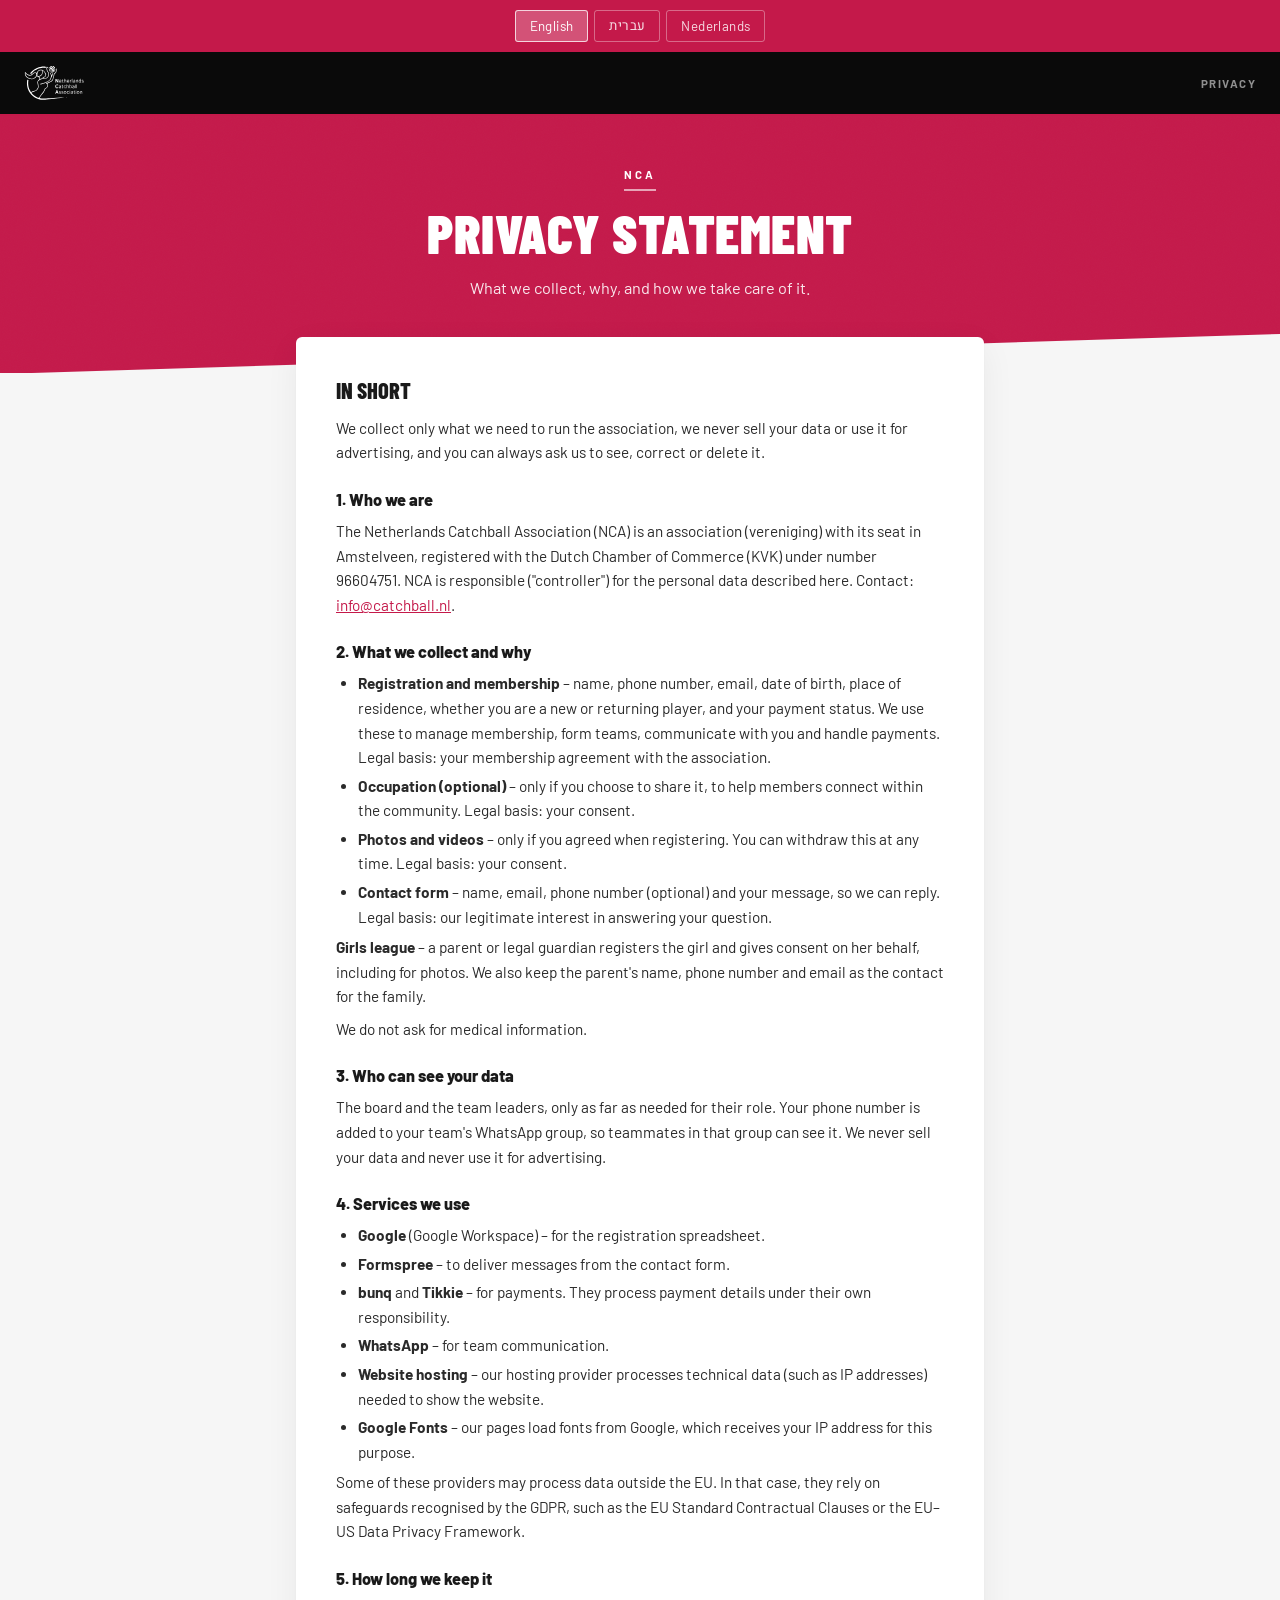
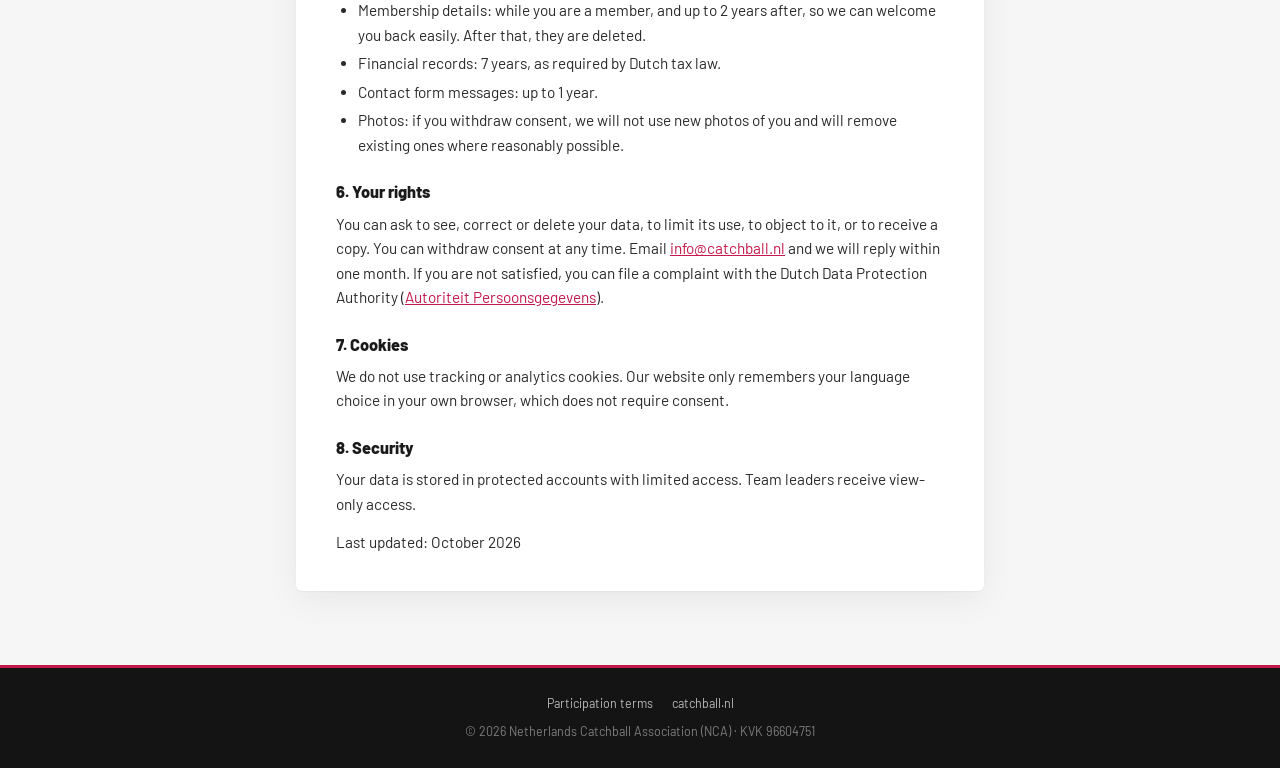
<file: privacy/index.html>
<!DOCTYPE html>
<html lang="en" dir="ltr">
<head>
<meta charset="UTF-8">
<meta name="viewport" content="width=device-width, initial-scale=1.0, viewport-fit=cover">
<meta name="robots" content="noindex, nofollow">
<meta name="theme-color" content="#c4194a">
<title>NCA – Privacy statement</title>
<link rel="icon" type="image/png" href="/faviconnca.png">
<link href="https://fonts.googleapis.com/css2?family=Barlow+Condensed:wght@600;700;800;900&family=Barlow:wght@400;500;600;700;800&family=Heebo:wght@400;500;700;800;900&display=swap" rel="stylesheet">
<link rel="stylesheet" href="/assets/nca-pages.css">
<style>html:not([lang=en]) [data-l=en],html:not([lang=he]) [data-l=he],html:not([lang=nl]) [data-l=nl]{display:none;}</style>
</head>
<body>

<div class="tb" role="navigation" aria-label="Language">
  <button class="lb" data-lang="en">English</button>
  <button class="lb" data-lang="he">עברית</button>
  <button class="lb" data-lang="nl">Nederlands</button>
</div>
<header class="nv">
  <a href="https://catchball.nl/"><img src="/_data/src/logowhitetranspbkg.svg" alt="Netherlands Catchball Association"></a>
  <span class="nv-tag" data-t="nv.tag">Privacy</span>
</header>

<section class="hero">
  <span class="eyebrow">NCA</span>
  <h1 data-t="hero.title">Privacy statement</h1>
  <p data-t="hero.sub">What we collect, why, and how we take care of it.</p>
</section>

<main class="doc">
<section class="card">
<!-- ═══ EN ═══ -->
<div data-l="en">
  <h2>In short</h2>
  <p>We collect only what we need to run the association, we never sell your data or use it for advertising, and you can always ask us to see, correct or delete it.</p>

  <h3>1. Who we are</h3>
  <p>The Netherlands Catchball Association (NCA) is an association (vereniging) with its seat in Amstelveen, registered with the Dutch Chamber of Commerce (KVK) under number 96604751. NCA is responsible ("controller") for the personal data described here. Contact: <a href="mailto:info@catchball.nl">info@catchball.nl</a>.</p>

  <h3>2. What we collect and why</h3>
  <ul>
    <li><b>Registration and membership</b> – name, phone number, email, date of birth, place of residence, whether you are a new or returning player, and your payment status. We use these to manage membership, form teams, communicate with you and handle payments. Legal basis: your membership agreement with the association.</li>
    <li><b>Occupation (optional)</b> – only if you choose to share it, to help members connect within the community. Legal basis: your consent.</li>
    <li><b>Photos and videos</b> – only if you agreed when registering. You can withdraw this at any time. Legal basis: your consent.</li>
    <li><b>Contact form</b> – name, email, phone number (optional) and your message, so we can reply. Legal basis: our legitimate interest in answering your question.</li>
  </ul>
  <p><b>Girls league</b> – a parent or legal guardian registers the girl and gives consent on her behalf, including for photos. We also keep the parent's name, phone number and email as the contact for the family.</p>
  <p>We do not ask for medical information.</p>

  <h3>3. Who can see your data</h3>
  <p>The board and the team leaders, only as far as needed for their role. Your phone number is added to your team's WhatsApp group, so teammates in that group can see it. We never sell your data and never use it for advertising.</p>

  <h3>4. Services we use</h3>
  <ul>
    <li><b>Google</b> (Google Workspace) – for the registration spreadsheet.</li>
    <li><b>Formspree</b> – to deliver messages from the contact form.</li>
    <li><b>bunq</b> and <b>Tikkie</b> – for payments. They process payment details under their own responsibility.</li>
    <li><b>WhatsApp</b> – for team communication.</li>
    <li><b>Website hosting</b> – our hosting provider processes technical data (such as IP addresses) needed to show the website.</li>
    <li><b>Google Fonts</b> – our pages load fonts from Google, which receives your IP address for this purpose.</li>
  </ul>
  <p>Some of these providers may process data outside the EU. In that case, they rely on safeguards recognised by the GDPR, such as the EU Standard Contractual Clauses or the EU–US Data Privacy Framework.</p>

  <h3>5. How long we keep it</h3>
  <ul>
    <li>Membership details: while you are a member, and up to 2 years after, so we can welcome you back easily. After that, they are deleted.</li>
    <li>Financial records: 7 years, as required by Dutch tax law.</li>
    <li>Contact form messages: up to 1 year.</li>
    <li>Photos: if you withdraw consent, we will not use new photos of you and will remove existing ones where reasonably possible.</li>
  </ul>

  <h3>6. Your rights</h3>
  <p>You can ask to see, correct or delete your data, to limit its use, to object to it, or to receive a copy. You can withdraw consent at any time. Email <a href="mailto:info@catchball.nl">info@catchball.nl</a> and we will reply within one month. If you are not satisfied, you can file a complaint with the Dutch Data Protection Authority (<a href="https://autoriteitpersoonsgegevens.nl" target="_blank" rel="noopener">Autoriteit Persoonsgegevens</a>).</p>

  <h3>7. Cookies</h3>
  <p>We do not use tracking or analytics cookies. Our website only remembers your language choice in your own browser, which does not require consent.</p>

  <h3>8. Security</h3>
  <p>Your data is stored in protected accounts with limited access. Team leaders receive view-only access.</p>
</div>

<!-- ═══ HE ═══ -->
<div data-l="he">
  <h2>בקצרה</h2>
  <p>אנחנו אוספות רק את מה שצריך לניהול העמותה, לעולם לא מוכרות את המידע שלך ולא משתמשות בו לפרסום, ותמיד אפשר לבקש לראות, לתקן או למחוק אותו.</p>

  <h3>1. מי אנחנו</h3>
  <p>The Netherlands Catchball Association ‏(NCA) היא אגודה (vereniging) שמקום מושבה באמסטלפיין, רשומה בלשכת המסחר ההולנדית (KVK) במספר 96604751. NCA אחראית ("בעלת השליטה במידע") על המידע האישי המתואר כאן. ליצירת קשר: <a href="mailto:info@catchball.nl">info@catchball.nl</a>.</p>

  <h3>2. מה אנחנו אוספות ולמה</h3>
  <ul>
    <li><b>הרשמה וחברות</b> – שם, טלפון, אימייל, תאריך לידה, מקום מגורים, האם את חדשה או ממשיכה, ומצב התשלום. משמשים לניהול החברות, לבניית קבוצות, לתקשורת איתך ולטיפול בתשלומים. הבסיס החוקי: הסכם החברות שלך עם העמותה.</li>
    <li><b>עיסוק (רשות)</b> – רק אם בחרת לשתף, כדי ליצור חיבורים בתוך הקהילה. הבסיס החוקי: הסכמתך.</li>
    <li><b>תמונות וסרטונים</b> – רק אם אישרת בהרשמה. אפשר לבטל את ההסכמה בכל עת. הבסיס החוקי: הסכמתך.</li>
    <li><b>טופס יצירת קשר</b> – שם, אימייל, טלפון (רשות) וההודעה, כדי שנוכל להשיב. הבסיס החוקי: האינטרס הלגיטימי שלנו להשיב לפנייתך.</li>
  </ul>
  <p><b>ליגת הבנות</b> – הורה או אפוטרופוס חוקי רושם את הבת ונותן הסכמה בשמה, גם לעניין תמונות. נשמרים גם השם, הטלפון והאימייל של ההורה, כאיש הקשר של המשפחה.</p>
  <p>אנחנו לא מבקשות מידע רפואי.</p>

  <h3>3. מי רואה את המידע</h3>
  <p>ההנהלה ומנהלות הקבוצות, רק במידה הנדרשת לתפקידן. מספר הטלפון שלך מתווסף לקבוצת הווטסאפ של הקבוצה, כך שחברות הקבוצה יכולות לראות אותו. אנחנו לעולם לא מוכרות את המידע ולא משתמשות בו לפרסום.</p>

  <h3>4. שירותים שאנחנו משתמשות בהם</h3>
  <ul>
    <li><b>Google</b> ‏(Google Workspace) – לגיליון ההרשמות.</li>
    <li><b>Formspree</b> – להעברת הודעות מטופס יצירת הקשר.</li>
    <li><b>bunq</b> ו-<b>Tikkie</b> – לתשלומים. הן מעבדות את פרטי התשלום באחריותן.</li>
    <li><b>WhatsApp</b> – לתקשורת בתוך הקבוצות.</li>
    <li><b>אחסון האתר</b> – ספקית האחסון מעבדת מידע טכני (כגון כתובת IP) הנדרש להצגת האתר.</li>
    <li><b>Google Fonts</b> – הדפים שלנו טוענים גופנים מ-Google, שמקבלת לשם כך את כתובת ה-IP שלך.</li>
  </ul>
  <p>חלק מהספקים עשויים לעבד מידע מחוץ לאיחוד האירופי. במקרה כזה הם פועלים לפי אמצעי הגנה המוכרים ב-GDPR, כמו הסעיפים החוזיים התקניים של האיחוד או מסגרת פרטיות המידע בין האיחוד לארה״ב.</p>

  <h3>5. כמה זמן אנחנו שומרות</h3>
  <ul>
    <li>פרטי חברות: כל עוד את חברה, ועד שנתיים לאחר מכן, כדי שיהיה קל לחזור. לאחר מכן הם נמחקים.</li>
    <li>רישומים כספיים: 7 שנים, כנדרש בחוק המס ההולנדי.</li>
    <li>הודעות מטופס יצירת הקשר: עד שנה.</li>
    <li>תמונות: אם ביטלת הסכמה, לא נשתמש בתמונות חדשות שלך ונסיר תמונות קיימות ככל שהדבר אפשרי באופן סביר.</li>
  </ul>

  <h3>6. הזכויות שלך</h3>
  <p>את יכולה לבקש לראות, לתקן או למחוק את המידע שלך, להגביל את השימוש בו, להתנגד לו או לקבל עותק שלו, ולבטל הסכמה בכל עת. כתבי ל-<a href="mailto:info@catchball.nl">info@catchball.nl</a> ונשיב תוך חודש. אם אינך מרוצה, אפשר להגיש תלונה לרשות להגנת הפרטיות ההולנדית (<a href="https://autoriteitpersoonsgegevens.nl" target="_blank" rel="noopener">Autoriteit Persoonsgegevens</a>).</p>

  <h3>7. עוגיות (Cookies)</h3>
  <p>אנחנו לא משתמשות בעוגיות מעקב או ניתוח. האתר רק זוכר את בחירת השפה שלך בדפדפן שלך, ולכך לא נדרשת הסכמה.</p>

  <h3>8. אבטחה</h3>
  <p>המידע נשמר בחשבונות מוגנים עם גישה מוגבלת. מנהלות הקבוצות מקבלות הרשאת צפייה בלבד.</p>
</div>

<!-- ═══ NL ═══ -->
<div data-l="nl">
  <h2>In het kort</h2>
  <p>We verzamelen alleen wat nodig is om de vereniging te runnen, we verkopen je gegevens nooit en gebruiken ze niet voor reclame, en je kunt ons altijd vragen ze in te zien, te verbeteren of te verwijderen.</p>

  <h3>1. Wie wij zijn</h3>
  <p>The Netherlands Catchball Association (NCA) is een vereniging met statutaire zetel in Amstelveen, ingeschreven bij de Kamer van Koophandel onder nummer 96604751. NCA is verantwoordelijk (verwerkingsverantwoordelijke) voor de persoonsgegevens die hier worden beschreven. Contact: <a href="mailto:info@catchball.nl">info@catchball.nl</a>.</p>

  <h3>2. Wat we verzamelen en waarom</h3>
  <ul>
    <li><b>Inschrijving en lidmaatschap</b> – naam, telefoonnummer, e-mailadres, geboortedatum, woonplaats, of je een nieuwe of terugkerende speelster bent, en je betaalstatus. We gebruiken deze gegevens voor de ledenadministratie, het samenstellen van teams, communicatie en betalingen. Grondslag: je lidmaatschapsovereenkomst met de vereniging.</li>
    <li><b>Beroep (optioneel)</b> – alleen als je dat wilt delen, om leden binnen de community met elkaar te verbinden. Grondslag: je toestemming.</li>
    <li><b>Foto's en video's</b> – alleen als je daarvoor bij inschrijving toestemming hebt gegeven. Je kunt die altijd intrekken. Grondslag: je toestemming.</li>
    <li><b>Contactformulier</b> – naam, e-mailadres, telefoonnummer (optioneel) en je bericht, zodat we kunnen reageren. Grondslag: ons gerechtvaardigd belang om je vraag te beantwoorden.</li>
  </ul>
  <p><b>Meisjescompetitie</b> – een ouder of wettelijk verzorger schrijft het meisje in en geeft namens haar toestemming, ook voor foto's. We bewaren ook de naam, het telefoonnummer en het e-mailadres van de ouder als contactpersoon van het gezin.</p>
  <p>We vragen niet naar medische gegevens.</p>

  <h3>3. Wie je gegevens kan zien</h3>
  <p>Het bestuur en de teamleiders, alleen voor zover nodig voor hun taak. Je telefoonnummer wordt toegevoegd aan de WhatsApp-groep van je team, zodat teamgenoten in die groep het kunnen zien. We verkopen je gegevens nooit en gebruiken ze niet voor reclame.</p>

  <h3>4. Diensten die we gebruiken</h3>
  <ul>
    <li><b>Google</b> (Google Workspace) – voor de inschrijvingsspreadsheet.</li>
    <li><b>Formspree</b> – voor het doorsturen van berichten via het contactformulier.</li>
    <li><b>bunq</b> en <b>Tikkie</b> – voor betalingen. Zij verwerken betaalgegevens onder eigen verantwoordelijkheid.</li>
    <li><b>WhatsApp</b> – voor communicatie binnen de teams.</li>
    <li><b>Websitehosting</b> – onze hostingprovider verwerkt technische gegevens (zoals IP-adressen) die nodig zijn om de website te tonen.</li>
    <li><b>Google Fonts</b> – onze pagina's laden lettertypen van Google, dat daarvoor je IP-adres ontvangt.</li>
  </ul>
  <p>Sommige van deze partijen kunnen gegevens buiten de EU verwerken. In dat geval gebruiken zij waarborgen die de AVG erkent, zoals de modelcontractbepalingen van de EU of het EU-VS Data Privacy Framework.</p>

  <h3>5. Hoe lang we gegevens bewaren</h3>
  <ul>
    <li>Ledengegevens: zolang je lid bent, en tot 2 jaar daarna, zodat je makkelijk kunt terugkomen. Daarna worden ze verwijderd.</li>
    <li>Financiële administratie: 7 jaar, zoals de Nederlandse belastingwet voorschrijft.</li>
    <li>Berichten via het contactformulier: maximaal 1 jaar.</li>
    <li>Foto's: als je je toestemming intrekt, gebruiken we geen nieuwe foto's van jou en verwijderen we bestaande foto's voor zover dat redelijkerwijs mogelijk is.</li>
  </ul>

  <h3>6. Jouw rechten</h3>
  <p>Je kunt vragen om je gegevens in te zien, te verbeteren of te verwijderen, het gebruik te beperken, bezwaar te maken of een kopie te ontvangen. Je kunt toestemming altijd intrekken. Mail naar <a href="mailto:info@catchball.nl">info@catchball.nl</a>; we reageren binnen een maand. Ben je niet tevreden, dan kun je een klacht indienen bij de <a href="https://autoriteitpersoonsgegevens.nl" target="_blank" rel="noopener">Autoriteit Persoonsgegevens</a>.</p>

  <h3>7. Cookies</h3>
  <p>We gebruiken geen tracking- of analytische cookies. Onze website onthoudt alleen je taalkeuze in je eigen browser; daarvoor is geen toestemming nodig.</p>

  <h3>8. Beveiliging</h3>
  <p>Je gegevens worden bewaard in beveiligde accounts met beperkte toegang. Teamleiders krijgen alleen leesrechten.</p>
</div>
<p class="meta" data-t="updated">Last updated: October 2026</p>
</section>
</main>

<footer>
  <p>
    <a href="/register26-27/terms/" data-keep-lang data-t="f.terms">Participation terms</a>
    <a href="https://catchball.nl/">catchball.nl</a>
  </p>
  <p dir="ltr">© 2026 Netherlands Catchball Association (NCA) · KVK 96604751</p>
</footer>

<script>
window.T = {
  en:{'page.title':'NCA – Privacy statement','nv.tag':'Privacy','hero.title':'Privacy statement','hero.sub':'What we collect, why, and how we take care of it.',updated:'Last updated: October 2026','f.terms':'Participation terms'},
  he:{'page.title':'NCA – הצהרת פרטיות','nv.tag':'פרטיות','hero.title':'הצהרת פרטיות','hero.sub':'מה אנחנו אוספות, למה, ואיך אנחנו שומרות עליו.',updated:'עודכן לאחרונה: אוקטובר 2026','f.terms':'תנאי השתתפות'},
  nl:{'page.title':'NCA – Privacyverklaring','nv.tag':'Privacy','hero.title':'Privacyverklaring','hero.sub':'Wat we verzamelen, waarom, en hoe we er zorgvuldig mee omgaan.',updated:'Laatst bijgewerkt: oktober 2026','f.terms':'Deelnamevoorwaarden'}
};
</script>
<script src="/assets/nca-pages.js"></script>
</body>
</html>
</file>
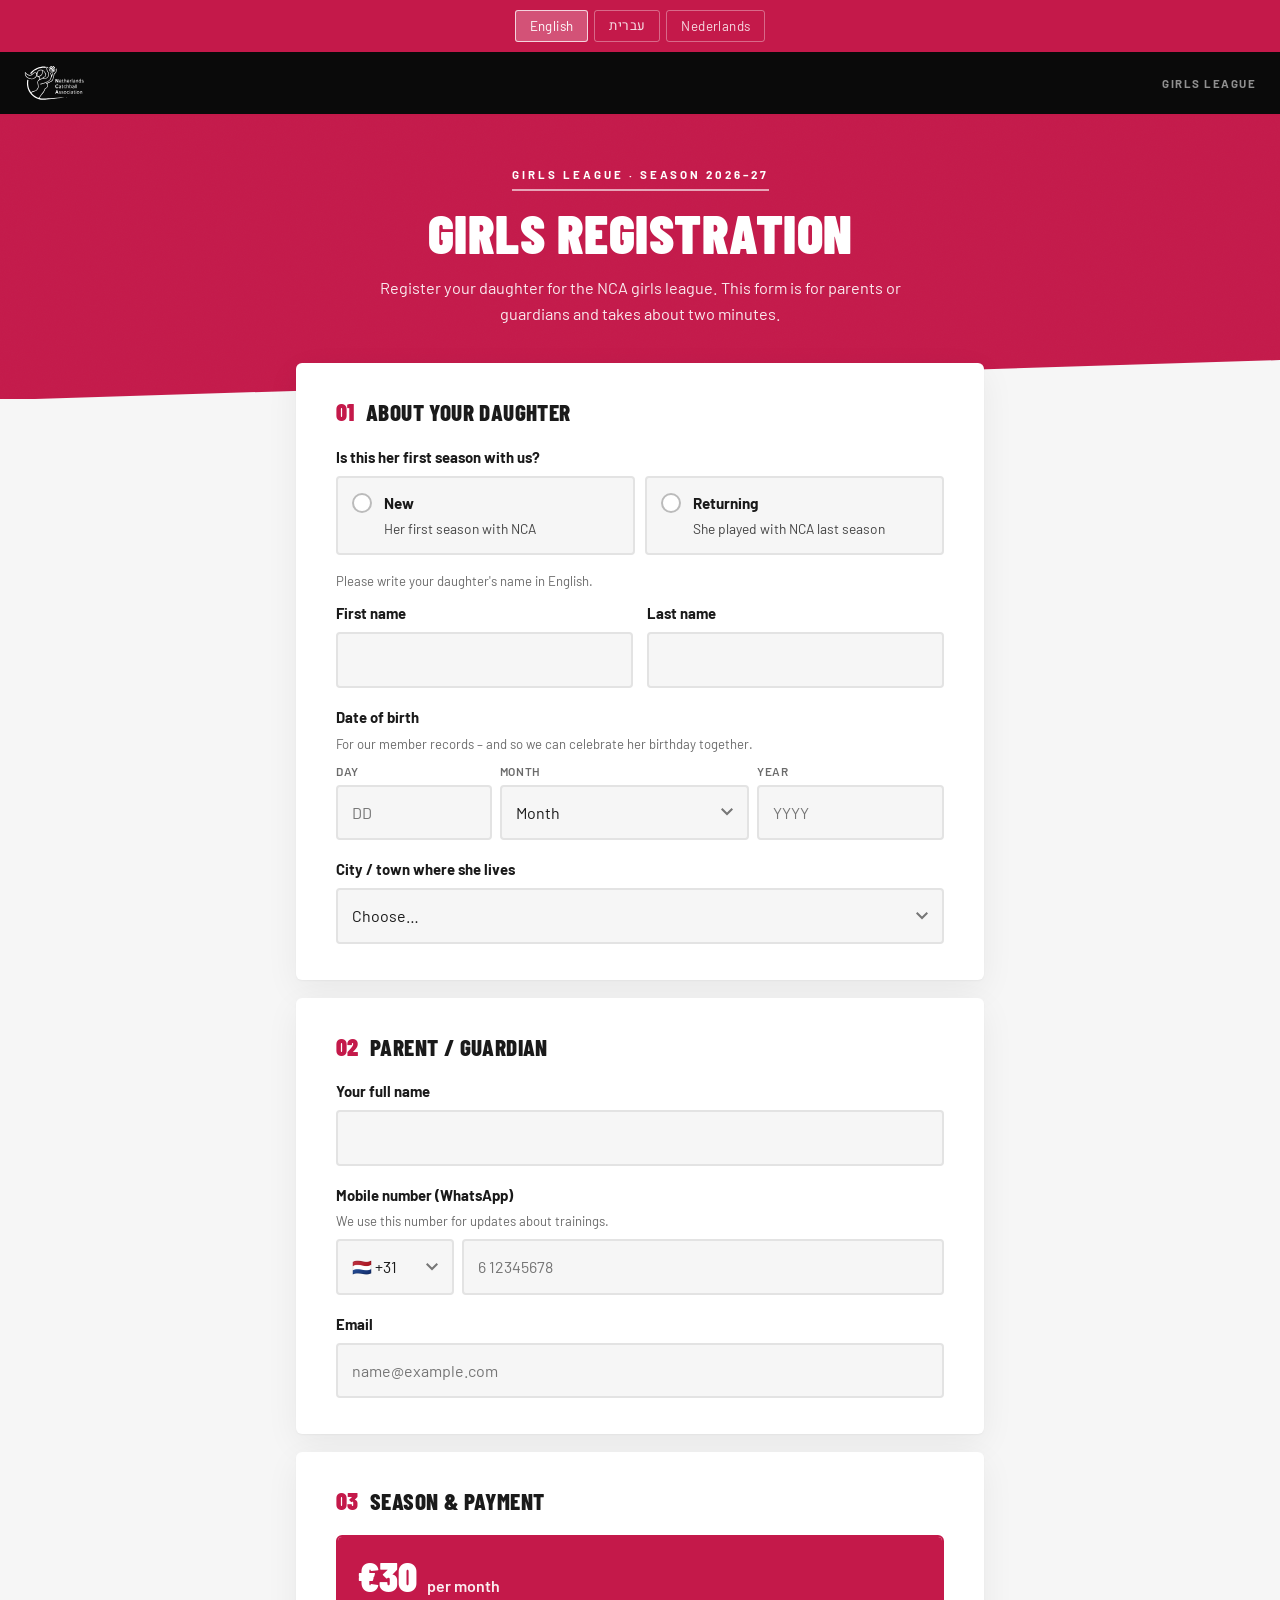
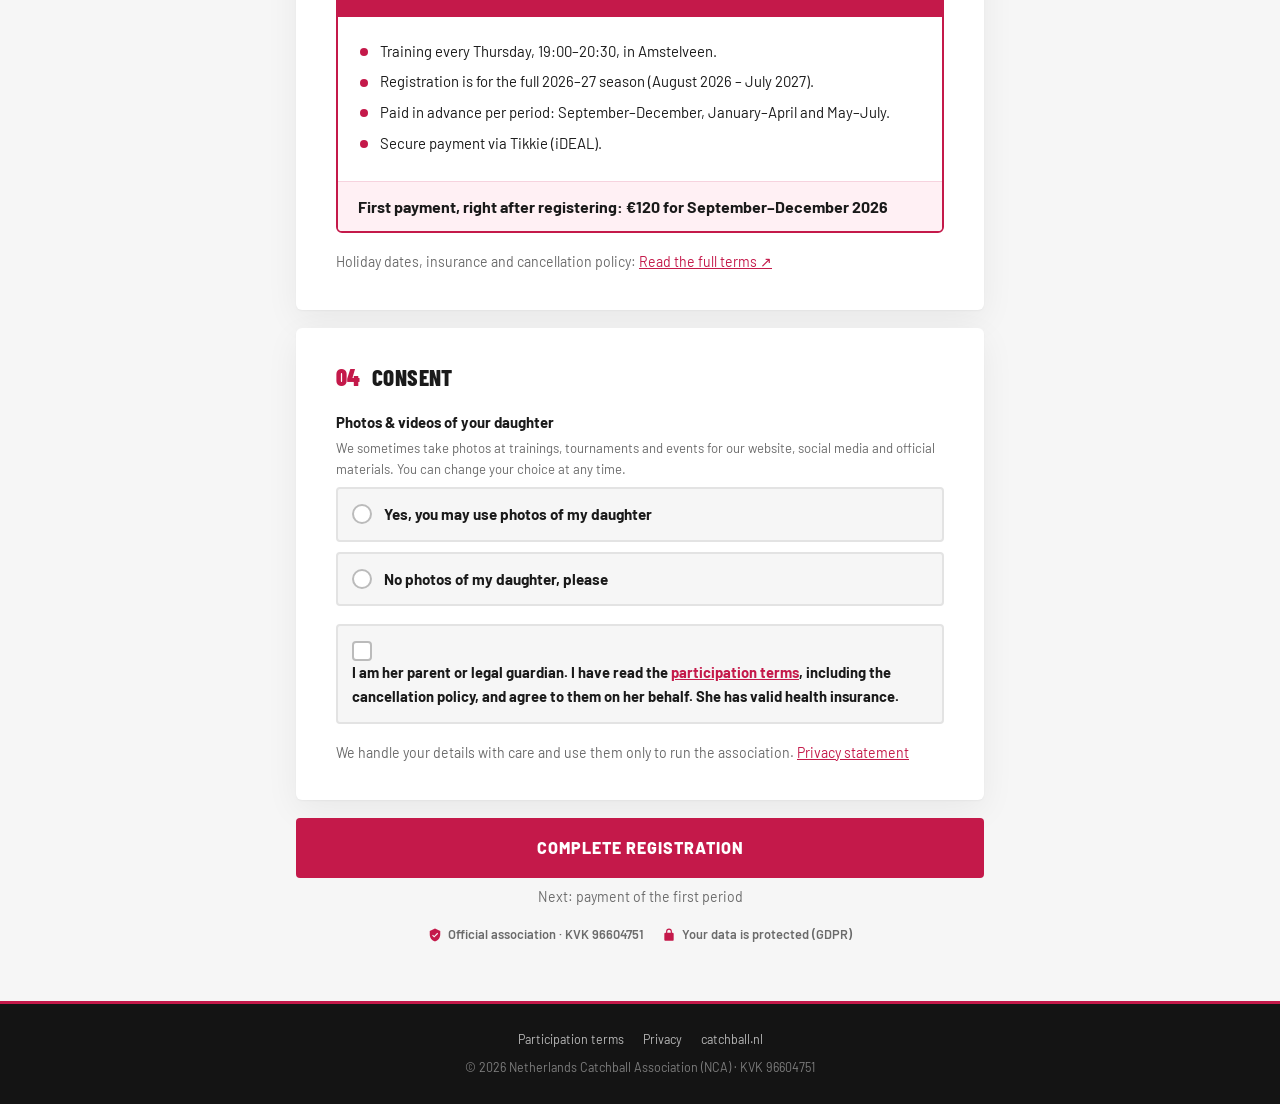
<file: register26-27-girls/index.html>
<!DOCTYPE html>
<html lang="en" dir="ltr">
<head>
<meta charset="UTF-8">
<meta name="viewport" content="width=device-width, initial-scale=1.0, viewport-fit=cover">
<meta name="robots" content="noindex, nofollow, noarchive">
<meta name="referrer" content="strict-origin-when-cross-origin">
<meta name="theme-color" content="#c4194a">
<title>NCA – Girls league registration 2026–27</title>
<meta property="og:title" content="NCA – Girls league registration 2026–27">
<meta property="og:description" content="Netherlands Catchball Association – girls league registration for the 2026–27 season.">
<meta property="og:image" content="https://catchball.nl/oglogonca.png">
<link rel="icon" type="image/png" href="/faviconnca.png">
<link rel="apple-touch-icon" href="/faviconnca.png">
<link href="https://fonts.googleapis.com/css2?family=Barlow+Condensed:wght@600;700;800;900&family=Barlow:wght@400;500;600;700;800&family=Heebo:wght@400;500;700;800;900&display=swap" rel="stylesheet">
<link rel="stylesheet" href="/assets/nca-pages.css">
</head>
<body>

<div class="preview" id="preview" hidden data-t="preview">Preview mode – registrations are not saved yet.</div>

<div class="tb" role="navigation" aria-label="Language">
  <button class="lb" data-lang="en">English</button>
  <button class="lb" data-lang="he">עברית</button>
  <button class="lb" data-lang="nl">Nederlands</button>
</div>
<header class="nv">
  <a href="https://catchball.nl/"><img src="/_data/src/logowhitetranspbkg.svg" alt="Netherlands Catchball Association"></a>
  <span class="nv-tag" data-t="nv.tag">Girls league</span>
</header>

<section class="hero">
  <span class="eyebrow" data-t="hero.eyebrow">Girls league · Season 2026–27</span>
  <h1 data-t="hero.title">Girls Registration</h1>
  <p data-t="hero.sub">Register your daughter for the NCA girls league. This form is for parents or guardians and takes about two minutes.</p>
</section>

<main>
<!-- ═════════════ FORM ═════════════ -->
<form id="reg" novalidate autocomplete="on">

  <!-- 01 About your daughter -->
  <div class="card">
    <div class="sec-h"><span class="sec-n">01</span><h2 data-t="s1">About your daughter</h2></div>

    <div class="f" data-field="status">
      <span class="lbl" id="l-status" data-t="status.l">Is this her first season with us?</span>
      <div class="choices two" role="radiogroup" aria-labelledby="l-status">
        <label class="choice"><input type="radio" name="status" value="new"><div><b data-t="status.new">New</b><span data-t="status.new.s">Her first season with NCA</span></div></label>
        <label class="choice"><input type="radio" name="status" value="returning"><div><b data-t="status.ret">Returning</b><span data-t="status.ret.s">She played with NCA last season</span></div></label>
      </div>
      <div class="err" data-t="e.choose">Please choose one option</div>
    </div>

    <span class="hint" data-t="name.hint" style="margin-bottom:10px">Please write your daughter's name in English.</span>
    <div class="row2">
      <div class="f" data-field="firstName">
        <label for="firstName" data-t="first">First name</label>
        <input type="text" id="firstName" name="firstName" autocomplete="off" autocapitalize="words" maxlength="60" dir="ltr">
        <div class="err" data-t="e.latin">Please write the name in English (a–z)</div>
      </div>
      <div class="f" data-field="lastName">
        <label for="lastName" data-t="last">Last name</label>
        <input type="text" id="lastName" name="lastName" autocomplete="off" autocapitalize="words" maxlength="60" dir="ltr">
        <div class="err" data-t="e.latin">Please write the name in English (a–z)</div>
      </div>
    </div>

    <div class="f" data-field="dob">
      <span class="lbl" id="l-dob" data-t="dob">Date of birth</span>
      <span class="hint" data-t="dob.hint">For our member records – and so we can celebrate her birthday together.</span>
      <div class="dob" role="group" aria-labelledby="l-dob">
        <label><span class="sub" data-t="dob.d">Day</span><input type="number" id="dobD" inputmode="numeric" min="1" max="31" placeholder="DD"></label>
        <label><span class="sub" data-t="dob.m">Month</span><select id="dobM"></select></label>
        <label><span class="sub" data-t="dob.y">Year</span><input type="number" id="dobY" inputmode="numeric" placeholder="YYYY"></label>
      </div>
      <div class="err" data-t="e.dob">Please enter a valid date of birth</div>
    </div>

    <div class="f" data-field="city" style="margin-bottom:0">
      <label for="citySel" data-t="city">City / town where she lives</label>
      <select id="citySel" name="citySel">
        <option value="" data-t="city.pick">Choose…</option>
        <option>Amstelveen</option>
        <option>Amsterdam</option>
        <option>Ouderkerk aan de Amstel</option>
        <option>Uithoorn</option>
        <option>Aalsmeer</option>
        <option>Badhoevedorp</option>
        <option>Hoofddorp</option>
        <option>Diemen</option>
        <option value="other" data-t="city.other">Other…</option>
      </select>
      <input type="text" id="cityOther" name="cityOther" autocomplete="address-level2" maxlength="60" data-tp="city.ph" placeholder="Type the city / town" dir="ltr" style="margin-top:8px" hidden>
      <div class="err" data-t="e.req">This field is required</div>
    </div>
  </div>

  <!-- 02 Parent / guardian -->
  <div class="card">
    <div class="sec-h"><span class="sec-n">02</span><h2 data-t="s2">Parent / guardian</h2></div>

    <div class="f" data-field="parentName">
      <label for="parentName" data-t="pname">Your full name</label>
      <input type="text" id="parentName" name="parentName" autocomplete="name" autocapitalize="words" maxlength="80">
      <div class="err" data-t="e.req">This field is required</div>
    </div>

    <div class="f" data-field="phone">
      <label for="phone" data-t="phone">Mobile number (WhatsApp)</label>
      <span class="hint" data-t="phone.hint">We use this number for updates about trainings.</span>
      <div class="phone">
        <select id="prefix" name="prefix" aria-label="Country code">
          <option value="+31">🇳🇱 +31</option>
          <option value="+972">🇮🇱 +972</option>
          <option value="+32">🇧🇪 +32</option>
          <option value="+49">🇩🇪 +49</option>
          <option value="+44">🇬🇧 +44</option>
          <option value="+33">🇫🇷 +33</option>
          <option value="+1">🇺🇸 +1</option>
        </select>
        <input type="tel" id="phone" name="phone" inputmode="tel" autocomplete="tel-national" placeholder="6 12345678" maxlength="20">
      </div>
      <div class="err" data-t="e.phone">Please enter a valid phone number</div>
    </div>

    <div class="f" data-field="email" style="margin-bottom:0">
      <label for="email" data-t="email">Email</label>
      <input type="email" id="email" name="email" inputmode="email" autocomplete="email" autocapitalize="off" spellcheck="false" maxlength="120" placeholder="name@example.com">
      <div class="err" data-t="e.email">Please enter a valid email address</div>
    </div>
  </div>

  <!-- 03 Season & payment -->
  <div class="card">
    <div class="sec-h"><span class="sec-n">03</span><h2 data-t="s3">Season &amp; payment</h2></div>
    <div class="pay">
      <div class="pay-top"><span class="pay-amt">€30</span><span class="pay-per" data-t="pay.per">per month</span></div>
      <ul>
        <li data-t="pay.b1">Training every Thursday, 19:00–20:30, in Amstelveen.</li>
        <li data-t="pay.b2">Registration is for the full 2026–27 season (August 2026 – July 2027).</li>
        <li data-t="pay.b3">Paid in advance per period: September–December, January–April and May–July.</li>
        <li data-t="pay.b4">Secure payment via Tikkie (iDEAL).</li>
      </ul>
      <div class="pay-first" data-t="pay.first">First payment, right after registering: €120 for September–December 2026</div>
    </div>
    <p class="muted"><span data-t="pay.more">Holiday dates, insurance and cancellation policy:</span>
      <a href="/register26-27-girls/terms/" target="_blank" rel="noopener" data-keep-lang data-t="pay.link">Read the full terms ↗</a></p>
  </div>

  <!-- 04 Consent -->
  <div class="card">
    <div class="sec-h"><span class="sec-n">04</span><h2 data-t="s4">Consent</h2></div>

    <div class="f" data-field="photo">
      <span class="lbl" id="l-photo" data-t="photo">Photos &amp; videos of your daughter</span>
      <span class="hint" data-t="photo.hint">We sometimes take photos at trainings, tournaments and events for our website, social media and official materials. You can change your choice at any time.</span>
      <div class="choices" role="radiogroup" aria-labelledby="l-photo">
        <label class="choice"><input type="radio" name="photo" value="yes"><div><b data-t="photo.yes">Yes, you may use photos of my daughter</b></div></label>
        <label class="choice"><input type="radio" name="photo" value="no"><div><b data-t="photo.no">No photos of my daughter, please</b></div></label>
      </div>
      <div class="err" data-t="e.choose">Please choose one option</div>
    </div>

    <div class="f" data-field="terms">
      <label class="choice"><input type="checkbox" id="terms" name="terms"><div><span data-th="terms.cb" style="color:var(--text);font-size:.92rem">I am her parent or legal guardian. I have read the participation terms, including the cancellation policy, and agree to them on her behalf. She has valid health insurance.</span></div></label>
      <div class="err" data-t="e.terms">Please confirm to continue</div>
    </div>

    <p class="muted" data-th="privacy.line">We handle your details with care and use them only to run the association. Privacy statement</p>

    <!-- honeypot: real visitors never see or fill this -->
    <div class="sr-only" aria-hidden="true"><label>Website<input type="text" name="website" id="website" tabindex="-1" autocomplete="off"></label></div>
  </div>

  <div class="form-err" id="formErr" role="alert"></div>
  <button type="submit" class="btn" id="submitBtn"><span class="spin"></span><span data-t="submit">Complete registration</span></button>
  <p class="muted center" style="margin-top:8px" data-t="submit.next">Next: payment of the first period</p>
  <div class="trust">
    <span><svg viewBox="0 0 24 24"><path d="M12 1 3 5v6c0 5.5 3.8 10.7 9 12 5.2-1.3 9-6.5 9-12V5l-9-4zm-1.4 15.4-3.5-3.5 1.4-1.4 2.1 2.1 5.3-5.3 1.4 1.4-6.7 6.7z"/></svg><span data-t="trust.1">Official association · KVK 96604751</span></span>
    <span><svg viewBox="0 0 24 24"><path d="M18 8h-1V6A5 5 0 0 0 7 6v2H6a2 2 0 0 0-2 2v10c0 1.1.9 2 2 2h12a2 2 0 0 0 2-2V10a2 2 0 0 0-2-2zM9 6a3 3 0 0 1 6 0v2H9V6z"/></svg><span data-t="trust.2">Your data is protected (GDPR)</span></span>
  </div>
</form>

<!-- ═════════════ DONE ═════════════ -->
<section id="done" hidden>
  <div class="card center">
    <div class="done-ic"><svg viewBox="0 0 24 24"><path d="M9 16.2 4.8 12l-1.4 1.4L9 19 21 7l-1.4-1.4z"/></svg></div>
    <div class="sec-h" style="justify-content:center;margin-bottom:6px"><h2 id="doneTitle" style="text-transform:none">Registered!</h2></div>
    <p class="lead" data-t="done.sub">Welcome to the girls league 2026–27. One last step to secure her place:</p>
    <ol class="steps" style="text-align:start">
      <li class="done" data-t="step.1">Registration received</li>
      <li id="stepPay" data-t="step.2">Pay €120 for September–December 2026</li>
      <li data-t="step.3">Trainings: every Thursday, 19:00–20:30, in Amstelveen</li>
    </ol>
  </div>

  <div class="card stack">
    <a class="btn" id="payBtn" href="#" target="_blank" rel="noopener noreferrer" style="text-transform:none">
      <span data-t="pay.btn">Pay €120 with Tikkie</span>
      <svg width="16" height="16" viewBox="0 0 24 24" fill="currentColor" aria-hidden="true"><path d="M14 3v2h3.6l-9.8 9.8 1.4 1.4L19 6.4V10h2V3h-7zM19 19H5V5h7V3H5a2 2 0 0 0-2 2v14c0 1.1.9 2 2 2h14a2 2 0 0 0 2-2v-7h-2v7z"/></svg>
    </a>
    <p class="muted center" data-t="pay.hint">Opens in a new tab · please add your daughter's name in the message · this page stays open</p>
    <button type="button" class="btn ghost" id="paidBtn"><span class="spin"></span><span data-t="paid.btn">I've paid ✓</span></button>
    <p class="muted center" data-t="paid.hint">Let us know once you've paid, so we can confirm it faster.</p>
    <div class="paid-note" id="paidNote" role="status" data-t="paid.note">Thank you! We'll check the payment. See you on the court! 🏐</div>
  </div>

  <p class="muted center" data-th="help">Questions? Zohar · 06 1636 8283 · info@catchball.nl</p>
  <p class="muted center" style="margin-top:10px"><a href="#" id="again" data-t="again">Register another daughter</a></p>
</section>
</main>

<footer>
  <p>
    <a href="/register26-27-girls/terms/" data-keep-lang data-t="f.terms">Participation terms</a>
    <a href="/privacy/" data-keep-lang data-t="f.privacy">Privacy</a>
    <a href="https://catchball.nl/">catchball.nl</a>
  </p>
  <p dir="ltr">© 2026 Netherlands Catchball Association (NCA) · KVK 96604751</p>
</footer>

<script>
// ─── Backend: Google Apps Script web-app URL (empty = preview mode, nothing is saved) ───
const ENDPOINT = 'https://script.google.com/macros/s/AKfycbxcKlpJ176_zgelGXwljc7SfLUn0IVKw5I26jazmvHk_T1X6NlwpDLPjNdkkoib2Bog/exec';
const TERMS_VERSION = 'girls-2026-27-v1';
const PAY_URL = 'https://tikkie.me/pay/2ln7v9btl3qrm9o34qeb'; // Tikkie, €120 Sep–Dec 2026

const L_TERMS = 'href="/register26-27-girls/terms/" target="_blank" rel="noopener" data-keep-lang';
const L_PRIV  = 'href="/privacy/" target="_blank" rel="noopener" data-keep-lang';
const HELP_LINKS = '<a href="https://wa.me/31616368283" target="_blank" rel="noopener" dir="ltr">06 1636 8283</a> · <a href="mailto:info@catchball.nl">info@catchball.nl</a>';

window.T = {
en: {
  'page.title':'NCA – Girls league registration 2026–27', preview:'Preview mode – registrations are not saved yet.',
  'nv.tag':'Girls league', 'hero.eyebrow':'Girls league · Season 2026–27', 'hero.title':'Girls Registration',
  'hero.sub':'Register your daughter for the NCA girls league. This form is for parents or guardians and takes about two minutes.',
  s1:'About your daughter', 'status.l':'Is this her first season with us?',
  'status.new':'New', 'status.new.s':'Her first season with NCA', 'status.ret':'Returning', 'status.ret.s':'She played with NCA last season',
  'name.hint':"Please write your daughter's name in English.",
  first:'First name', last:'Last name',
  dob:'Date of birth', 'dob.hint':'For our member records – and so we can celebrate her birthday together.',
  'dob.d':'Day', 'dob.m':'Month', 'dob.y':'Year', 'dob.pick':'Month',
  months:['January','February','March','April','May','June','July','August','September','October','November','December'],
  city:'City / town where she lives', 'city.pick':'Choose…', 'city.other':'Other…', 'city.ph':'Type the city / town',
  s2:'Parent / guardian', pname:'Your full name',
  phone:'Mobile number (WhatsApp)', 'phone.hint':'We use this number for updates about trainings.', email:'Email',
  s3:'Season & payment', 'pay.per':'per month',
  'pay.b1':'Training every Thursday, 19:00–20:30, in Amstelveen.',
  'pay.b2':'Registration is for the full 2026–27 season (August 2026 – July 2027).',
  'pay.b3':'Paid in advance per period: September–December, January–April and May–July.',
  'pay.b4':'Secure payment via Tikkie (iDEAL).',
  'pay.first':'First payment, right after registering: €120 for September–December 2026',
  'pay.more':'Holiday dates, insurance and cancellation policy:', 'pay.link':'Read the full terms ↗',
  s4:'Consent', photo:'Photos & videos of your daughter',
  'photo.hint':'We sometimes take photos at trainings, tournaments and events for our website, social media and official materials. You can change your choice at any time.',
  'photo.yes':'Yes, you may use photos of my daughter', 'photo.no':'No photos of my daughter, please',
  'terms.cb':`I am her parent or legal guardian. I have read the <a ${L_TERMS}>participation terms</a>, including the cancellation policy, and agree to them on her behalf. She has valid health insurance.`,
  'privacy.line':`We handle your details with care and use them only to run the association. <a ${L_PRIV}>Privacy statement</a>`,
  submit:'Complete registration', 'submit.next':'Next: payment of the first period',
  'trust.1':'Official association · KVK 96604751', 'trust.2':'Your data is protected (GDPR)',
  'e.req':'This field is required', 'e.latin':'Please write the name in English (a–z)', 'e.email':'Please enter a valid email address',
  'e.phone':'Please enter a valid phone number', 'e.dob':'Please enter a valid date of birth', 'e.choose':'Please choose one option',
  'e.terms':'Please confirm to continue', 'e.form':'A few details are missing – please check the highlighted fields.',
  'e.net':'Something went wrong while sending. Please try again, or message us on WhatsApp: 06 1636 8283.',
  'done.title':'{name} is registered!', 'done.sub':'Welcome to the girls league 2026–27. One last step to secure her place:',
  'step.1':'Registration received', 'step.2':'Pay €120 for September–December 2026', 'step.3':'Trainings: every Thursday, 19:00–20:30, in Amstelveen',
  'pay.btn':'Pay €120 with Tikkie', 'pay.hint':"Opens in a new tab · please add your daughter's name in the message · this page stays open",
  'paid.btn':"I've paid ✓", 'paid.hint':"Let us know once you've paid, so we can confirm it faster.",
  'paid.note':"Thank you! We'll check the payment. See you on the court! 🏐",
  help:'Questions? Zohar · ' + HELP_LINKS, again:'Register another daughter',
  'f.terms':'Participation terms', 'f.privacy':'Privacy'
},
he: {
  'page.title':'NCA – הרשמה לליגת הבנות 2026–27', preview:'מצב תצוגה מקדימה – ההרשמות עדיין לא נשמרות.',
  'nv.tag':'ליגת הבנות', 'hero.eyebrow':'ליגת הבנות · עונת ⁦2026–27⁩', 'hero.title':'הרשמה לליגת הבנות',
  'hero.sub':'כאן רושמים את הבת לליגת הבנות של NCA. הטופס מיועד להורים, ולוקח כשתי דקות.',
  s1:'על הבת', 'status.l':'זו העונה הראשונה שלה איתנו?',
  'status.new':'חדשה', 'status.new.s':'העונה הראשונה שלה ב-NCA', 'status.ret':'ממשיכה', 'status.ret.s':'שיחקה ב-NCA בעונה הקודמת',
  'name.hint':'נא לכתוב את השם של הבת באנגלית.',
  first:'שם פרטי', last:'שם משפחה',
  dob:'תאריך לידה', 'dob.hint':'לרישום החברות – וכדי שנוכל לחגוג איתה את יום ההולדת.',
  'dob.d':'יום', 'dob.m':'חודש', 'dob.y':'שנה', 'dob.pick':'חודש',
  months:['ינואר','פברואר','מרץ','אפריל','מאי','יוני','יולי','אוגוסט','ספטמבר','אוקטובר','נובמבר','דצמבר'],
  city:'עיר / יישוב מגורים', 'city.pick':'בחירה…', 'city.other':'אחר…', 'city.ph':'כתבו את שם העיר / היישוב',
  s2:'פרטי ההורה', pname:'שם מלא',
  phone:'טלפון נייד (וואטסאפ)', 'phone.hint':'במספר הזה נעדכן לגבי האימונים.', email:'אימייל',
  s3:'העונה והתשלום', 'pay.per':'לחודש',
  'pay.b1':'אימון בכל יום חמישי, \u206619:00–20:30\u2069, באמסטלפיין.',
  'pay.b2':'ההרשמה היא לעונה מלאה: אוגוסט 2026 – יולי 2027.',
  'pay.b3':'התשלום מראש לכל תקופה: ספטמבר–דצמבר, ינואר–אפריל ומאי–יולי.',
  'pay.b4':'תשלום מאובטח דרך Tikkie ‏(iDEAL).',
  'pay.first':'התשלום הראשון, מיד אחרי ההרשמה: 120 € עבור ספטמבר–דצמבר 2026',
  'pay.more':'תאריכי חופשות, ביטוח ומדיניות ביטולים:', 'pay.link':'לתנאים המלאים ↗',
  s4:'אישורים', photo:'תמונות וסרטונים של הבת',
  'photo.hint':'מדי פעם אנחנו מצלמות באימונים, בטורנירים ובאירועים, לאתר, לרשתות החברתיות ולחומרים הרשמיים של העמותה. אפשר לשנות את הבחירה בכל עת.',
  'photo.yes':'כן, מותר להשתמש בתמונות של הבת שלי', 'photo.no':'לא, בלי תמונות של הבת שלי',
  'terms.cb':`אני ההורה או האפוטרופוס החוקי של הבת. קראתי את <a ${L_TERMS}>תנאי ההשתתפות</a>, כולל מדיניות הביטולים, והם מקובלים עליי בשמה. יש לה ביטוח בריאות בתוקף.`,
  'privacy.line':`אנחנו שומרות על הפרטים בקפידה ומשתמשות בהם רק לניהול העמותה. <a ${L_PRIV}>הצהרת פרטיות</a>`,
  submit:'השלמת ההרשמה', 'submit.next':'בשלב הבא: תשלום התקופה הראשונה',
  'trust.1':'עמותה רשומה · KVK 96604751', 'trust.2':'המידע מוגן (GDPR)',
  'e.req':'שדה חובה', 'e.latin':'נא לכתוב את השם באנגלית (a–z)', 'e.email':'נא להזין כתובת אימייל תקינה',
  'e.phone':'נא להזין מספר טלפון תקין', 'e.dob':'נא להזין תאריך לידה תקין', 'e.choose':'נא לבחור אפשרות',
  'e.terms':'נא לאשר כדי להמשיך', 'e.form':'חסרים כמה פרטים – נא לבדוק את השדות המסומנים.',
  'e.net':'משהו השתבש בשליחה. נסו שוב, או כתבו לנו בווטסאפ: ⁦06 1636 8283⁩.',
  'done.title':'{name} רשומה!', 'done.sub':'ברוכה הבאה לליגת הבנות. נשאר רק צעד אחד כדי להבטיח את מקומה:',
  'step.1':'ההרשמה התקבלה', 'step.2':'תשלום 120 € עבור ספטמבר–דצמבר 2026', 'step.3':'אימונים: בכל יום חמישי, \u206619:00–20:30\u2069, באמסטלפיין',
  'pay.btn':'לתשלום 120 € ב-Tikkie', 'pay.hint':'ייפתח בלשונית חדשה · כתבו בהודעה את שם הבת · הדף הזה נשאר פתוח',
  'paid.btn':'שילמתי ✓', 'paid.hint':'עדכנו אותנו אחרי התשלום, כדי שנוכל לאשר אותו מהר יותר.',
  'paid.note':'תודה! נבדוק את התשלום. נתראה במגרש! 🏐',
  help:'שאלות? זהר · ' + HELP_LINKS, again:'הרשמה של בת נוספת',
  'f.terms':'תנאי השתתפות', 'f.privacy':'פרטיות'
},
nl: {
  'page.title':'NCA – Inschrijving meisjescompetitie 2026–27', preview:'Voorbeeldmodus – inschrijvingen worden nog niet opgeslagen.',
  'nv.tag':'Meisjescompetitie', 'hero.eyebrow':'Meisjescompetitie · Seizoen 2026–27', 'hero.title':'Inschrijving meisjes',
  'hero.sub':'Schrijf je dochter in voor de NCA-meisjescompetitie. Dit formulier is voor ouders of verzorgers en duurt ongeveer twee minuten.',
  s1:'Over je dochter', 'status.l':'Is dit haar eerste seizoen bij ons?',
  'status.new':'Nieuw', 'status.new.s':'Haar eerste seizoen bij NCA', 'status.ret':'Speelt al', 'status.ret.s':'Ze speelde vorig seizoen bij NCA',
  'name.hint':'Schrijf de naam van je dochter in het Engels.',
  first:'Voornaam', last:'Achternaam',
  dob:'Geboortedatum', 'dob.hint':'Voor onze ledenadministratie – en om samen haar verjaardag te vieren.',
  'dob.d':'Dag', 'dob.m':'Maand', 'dob.y':'Jaar', 'dob.pick':'Maand',
  months:['januari','februari','maart','april','mei','juni','juli','augustus','september','oktober','november','december'],
  city:'Woonplaats', 'city.pick':'Kies…', 'city.other':'Anders…', 'city.ph':'Typ de woonplaats',
  s2:'Ouder / verzorger', pname:'Je volledige naam',
  phone:'Mobiel nummer (WhatsApp)', 'phone.hint':'Via dit nummer houden we je op de hoogte over de trainingen.', email:'E-mailadres',
  s3:'Seizoen & betaling', 'pay.per':'per maand',
  'pay.b1':'Elke donderdag training, 19:00–20:30, in Amstelveen.',
  'pay.b2':'Inschrijving voor het hele seizoen 2026–27 (augustus 2026 – juli 2027).',
  'pay.b3':'Vooruitbetaling per periode: september–december, januari–april en mei–juli.',
  'pay.b4':'Veilig betalen via Tikkie (iDEAL).',
  'pay.first':'Eerste betaling, direct na inschrijving: €120 voor september–december 2026',
  'pay.more':'Vakantiedata, verzekering en annuleringsbeleid:', 'pay.link':'Lees de volledige voorwaarden ↗',
  s4:'Toestemming', photo:"Foto's & video's van je dochter",
  'photo.hint':"We maken soms foto's tijdens trainingen, toernooien en evenementen voor onze website, sociale media en officiële materialen. Je kunt je keuze altijd wijzigen.",
  'photo.yes':"Ja, jullie mogen foto's van mijn dochter gebruiken", 'photo.no':"Nee, liever geen foto's van mijn dochter",
  'terms.cb':`Ik ben haar ouder of wettelijk verzorger. Ik heb de <a ${L_TERMS}>deelnamevoorwaarden</a> (inclusief annuleringsbeleid) gelezen en ga daar namens haar mee akkoord. Ze heeft een geldige zorgverzekering.`,
  'privacy.line':`We gaan zorgvuldig met je gegevens om en gebruiken ze alleen voor de verenigingsadministratie. <a ${L_PRIV}>Privacyverklaring</a>`,
  submit:'Inschrijving afronden', 'submit.next':'Hierna: betaling van de eerste periode',
  'trust.1':'Officiële vereniging · KVK 96604751', 'trust.2':'Je gegevens zijn beschermd (AVG)',
  'e.req':'Dit veld is verplicht', 'e.latin':'Schrijf de naam in het Engels (a–z)', 'e.email':'Vul een geldig e-mailadres in',
  'e.phone':'Vul een geldig telefoonnummer in', 'e.dob':'Vul een geldige geboortedatum in', 'e.choose':'Kies een optie',
  'e.terms':'Bevestig om verder te gaan', 'e.form':'Er ontbreken nog een paar gegevens – controleer de gemarkeerde velden.',
  'e.net':'Er ging iets mis bij het versturen. Probeer het opnieuw, of stuur ons een WhatsApp: 06 1636 8283.',
  'done.title':'{name} is ingeschreven!', 'done.sub':'Welkom bij de meisjescompetitie 2026–27. Nog één stap om haar plek vast te leggen:',
  'step.1':'Inschrijving ontvangen', 'step.2':'Betaal €120 voor september–december 2026', 'step.3':'Trainingen: elke donderdag, 19:00–20:30, in Amstelveen',
  'pay.btn':'Betaal €120 met Tikkie', 'pay.hint':'Opent in een nieuw tabblad · zet de naam van je dochter in het bericht · deze pagina blijft open',
  'paid.btn':'Ik heb betaald ✓', 'paid.hint':'Laat het ons weten als je hebt betaald, dan kunnen we het sneller bevestigen.',
  'paid.note':'Dankjewel! We controleren de betaling. Tot op het veld! 🏐',
  help:'Vragen? Zohar · ' + HELP_LINKS, again:'Nog een dochter inschrijven',
  'f.terms':'Deelnamevoorwaarden', 'f.privacy':'Privacy'
}};
</script>
<script src="/assets/nca-pages.js"></script>
<script>
(function () {
  const $ = id => document.getElementById(id);
  const form = $('reg'), done = $('done');
  const t = k => NCA.t(k);
  const KEY = 'nca_reg_girls';
  if (!ENDPOINT) $('preview').hidden = false;
  $('payBtn').href = PAY_URL;

  // Month dropdown follows the page language
  function fillMonths() {
    const sel = $('dobM'), cur = sel.value;
    sel.innerHTML = `<option value="">${t('dob.pick')}</option>` +
      t('months').map((m, i) => `<option value="${i + 1}">${m}</option>`).join('');
    sel.value = cur;
  }
  fillMonths();
  document.addEventListener('nca:lang', () => { fillMonths(); renderDone(); });
  const THIS_YEAR = new Date().getFullYear();
  $('dobY').min = THIS_YEAR - 25; $('dobY').max = THIS_YEAR - 5;

  // ─── Validation ───
  const LATIN = /^[A-Za-zÀ-ÖØ-öø-ÿĀ-ž' .\-]{1,60}$/;
  const EMAIL = /^[^\s@]+@[^\s@]+\.[^\s@]{2,}$/;
  const val = id => $(id).value.trim();
  const radio = n => (form.querySelector(`input[name=${n}]:checked`) || {}).value || '';

  function phoneFull() {
    let n = val('phone').replace(/[\s\-().]/g, '');
    if (n.startsWith('+')) return n;
    if (n.startsWith('00')) return '+' + n.slice(2);
    if (n.startsWith('0')) n = n.slice(1);
    return $('prefix').value + n;
  }
  // City: pick from the list, or "Other" and type it
  const cityValue = () => $('citySel').value === 'other' ? val('cityOther') : $('citySel').value;
  $('citySel').addEventListener('change', () => {
    const other = $('citySel').value === 'other';
    $('cityOther').hidden = !other;
    if (other) $('cityOther').focus();
  });
  function dobISO() {
    const d = +val('dobD'), m = +$('dobM').value, y = +val('dobY');
    const dt = new Date(Date.UTC(y, m - 1, d));
    const ok = y >= THIS_YEAR - 25 && y <= THIS_YEAR - 5 && dt.getUTCMonth() === m - 1 && dt.getUTCDate() === d;
    return ok ? dt.toISOString().slice(0, 10) : '';
  }
  const checks = {
    status: () => !!radio('status'),
    firstName: () => LATIN.test(val('firstName')),
    lastName: () => LATIN.test(val('lastName')),
    dob: () => !!dobISO(),
    city: () => cityValue().length >= 2,
    parentName: () => val('parentName').length >= 2,
    phone: () => /^\+\d{8,15}$/.test(phoneFull()),
    email: () => EMAIL.test(val('email')),
    photo: () => !!radio('photo'),
    terms: () => $('terms').checked
  };
  function mark(name) {
    const ok = checks[name]();
    form.querySelector(`[data-field=${name}]`).classList.toggle('invalid', !ok);
    return ok;
  }
  form.addEventListener('input', e => { const f = e.target.closest('[data-field]'); if (f && f.classList.contains('invalid')) mark(f.dataset.field); });
  form.addEventListener('change', e => { const f = e.target.closest('[data-field]'); if (f && f.classList.contains('invalid')) mark(f.dataset.field); });

  // ─── Backend calls ───
  async function post(payload) {
    if (!ENDPOINT) { await new Promise(r => setTimeout(r, 700)); return { ok: true, id: 'PREVIEW-' + Date.now().toString(36).toUpperCase() }; }
    const r = await fetch(ENDPOINT, { method: 'POST', body: JSON.stringify(payload) }); // text/plain: no CORS preflight
    return r.json();
  }

  // ─── Submit ───
  form.addEventListener('submit', async e => {
    e.preventDefault();
    const bad = Object.keys(checks).filter(n => !mark(n));
    const fe = $('formErr');
    if (bad.length) {
      fe.textContent = t('e.form'); fe.classList.add('show');
      form.querySelector(`[data-field=${bad[0]}]`).scrollIntoView({ behavior: 'smooth', block: 'center' });
      return;
    }
    fe.classList.remove('show');
    const btn = $('submitBtn'); btn.disabled = true; btn.classList.add('loading');
    const data = {
      action: 'registerGirl', lang: NCA.lang, status: radio('status'),
      firstName: val('firstName'), lastName: val('lastName'), dob: dobISO(), city: cityValue(),
      parentName: val('parentName'), phone: phoneFull(), email: val('email').toLowerCase(),
      photoConsent: radio('photo'), termsAccepted: true, termsVersion: TERMS_VERSION, website: val('website')
    };
    try {
      const res = await post(data);
      if (!res || !res.ok) throw new Error(res && res.error);
      const s = { id: res.id, name: data.firstName, paid: false };
      try { sessionStorage.setItem(KEY, JSON.stringify(s)); } catch (_) {}
      showDone(s);
    } catch (err) {
      fe.textContent = t('e.net'); fe.classList.add('show');
    } finally { btn.disabled = false; btn.classList.remove('loading'); }
  });

  // ─── Done screen ───
  let state = null;
  function renderDone() {
    if (!state) return;
    $('doneTitle').textContent = t('done.title').replace('{name}', state.name);
    $('paidNote').classList.toggle('show', !!state.paid);
    $('stepPay').classList.toggle('done', !!state.paid);
    $('paidBtn').hidden = !!state.paid;
  }
  function showDone(s) {
    state = s; form.hidden = true; done.hidden = false; renderDone();
    window.scrollTo({ top: 0, behavior: 'smooth' });
  }
  $('payBtn').addEventListener('click', () => {
    if (ENDPOINT && state) fetch(ENDPOINT, { method: 'POST', body: JSON.stringify({ action: 'payclick', id: state.id }), keepalive: true }).catch(() => {});
  });
  $('paidBtn').addEventListener('click', async () => {
    const b = $('paidBtn'); b.disabled = true; b.classList.add('loading');
    try { await post({ action: 'paid', id: state.id }); } catch (_) {}
    state.paid = true;
    try { sessionStorage.setItem(KEY, JSON.stringify(state)); } catch (_) {}
    b.disabled = false; b.classList.remove('loading'); renderDone();
  });
  $('again').addEventListener('click', e => {
    e.preventDefault();
    try { sessionStorage.removeItem(KEY); } catch (_) {}
    state = null; form.reset(); fillMonths(); $('cityOther').hidden = true; done.hidden = true; form.hidden = false; window.scrollTo({ top: 0 });
  });
  try { const s = JSON.parse(sessionStorage.getItem(KEY)); if (s && s.id) showDone(s); } catch (_) {}
})();
</script>
</body>
</html>
</file>
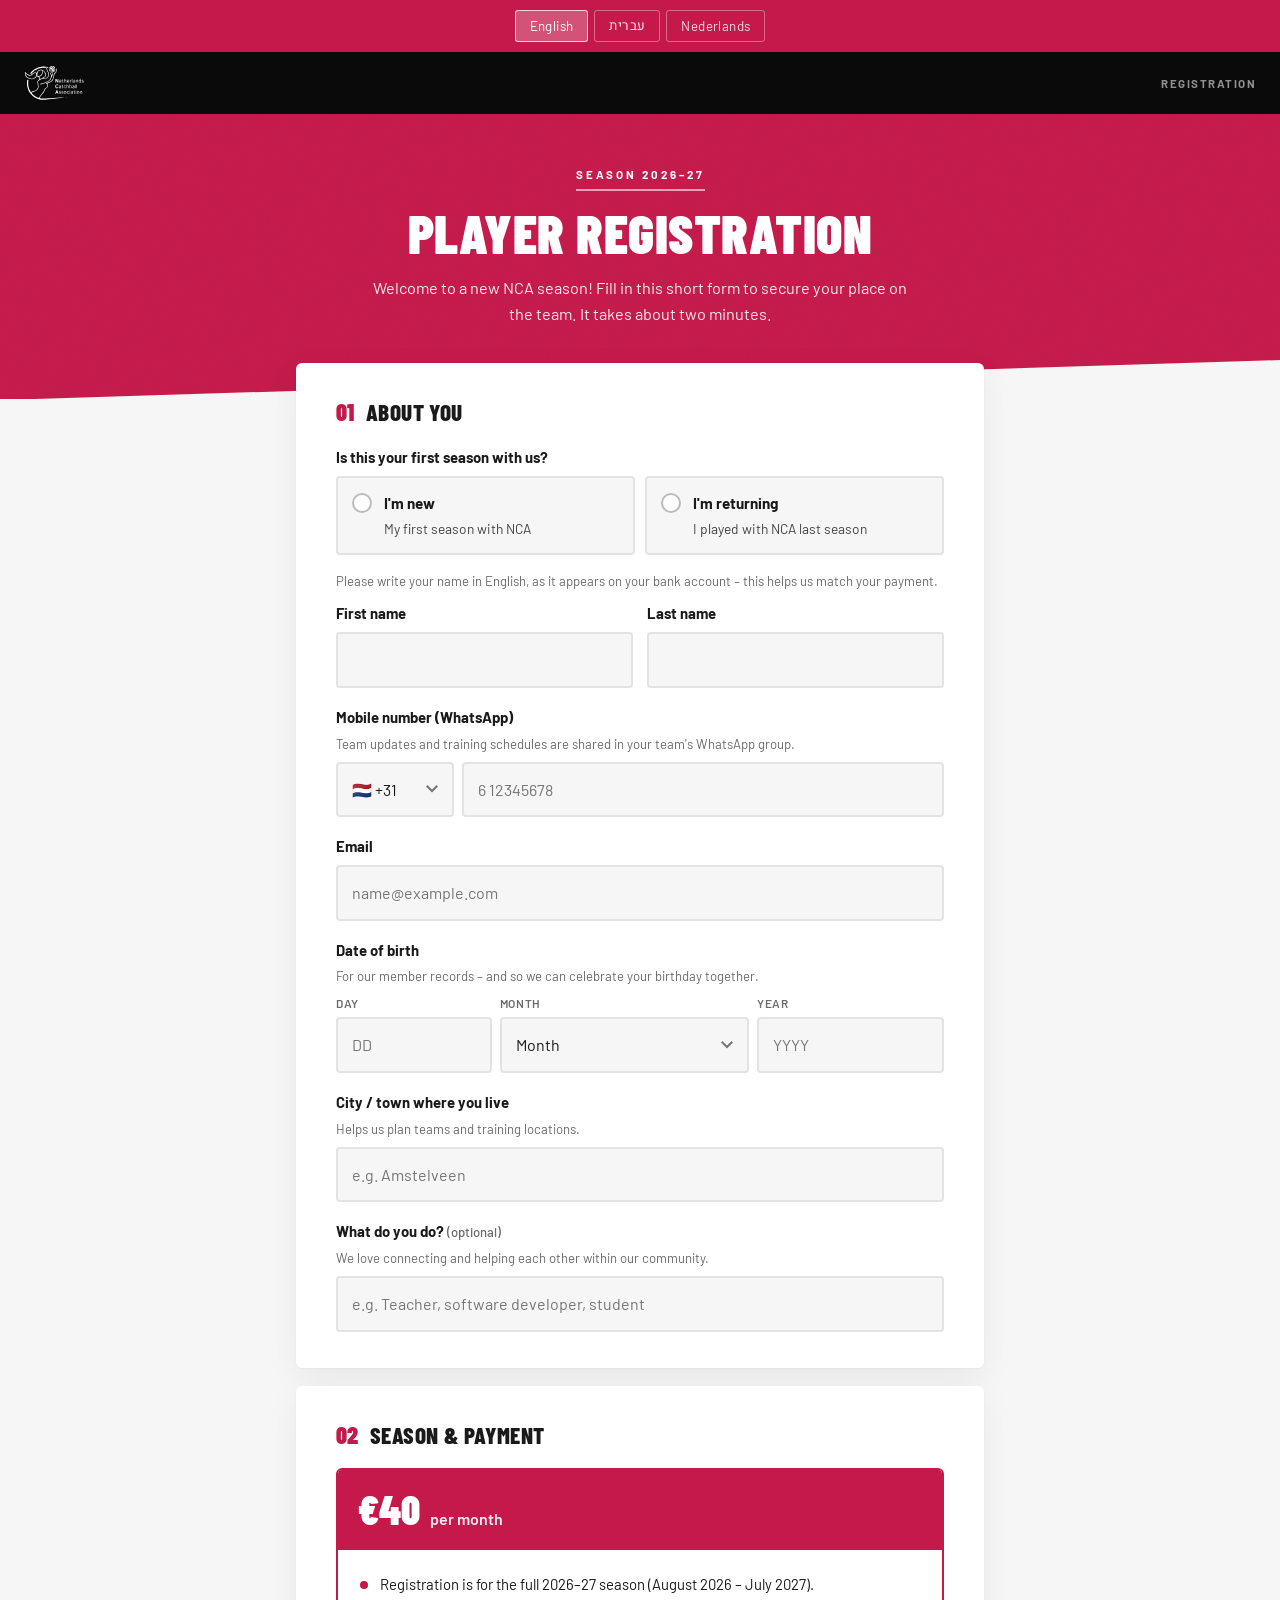
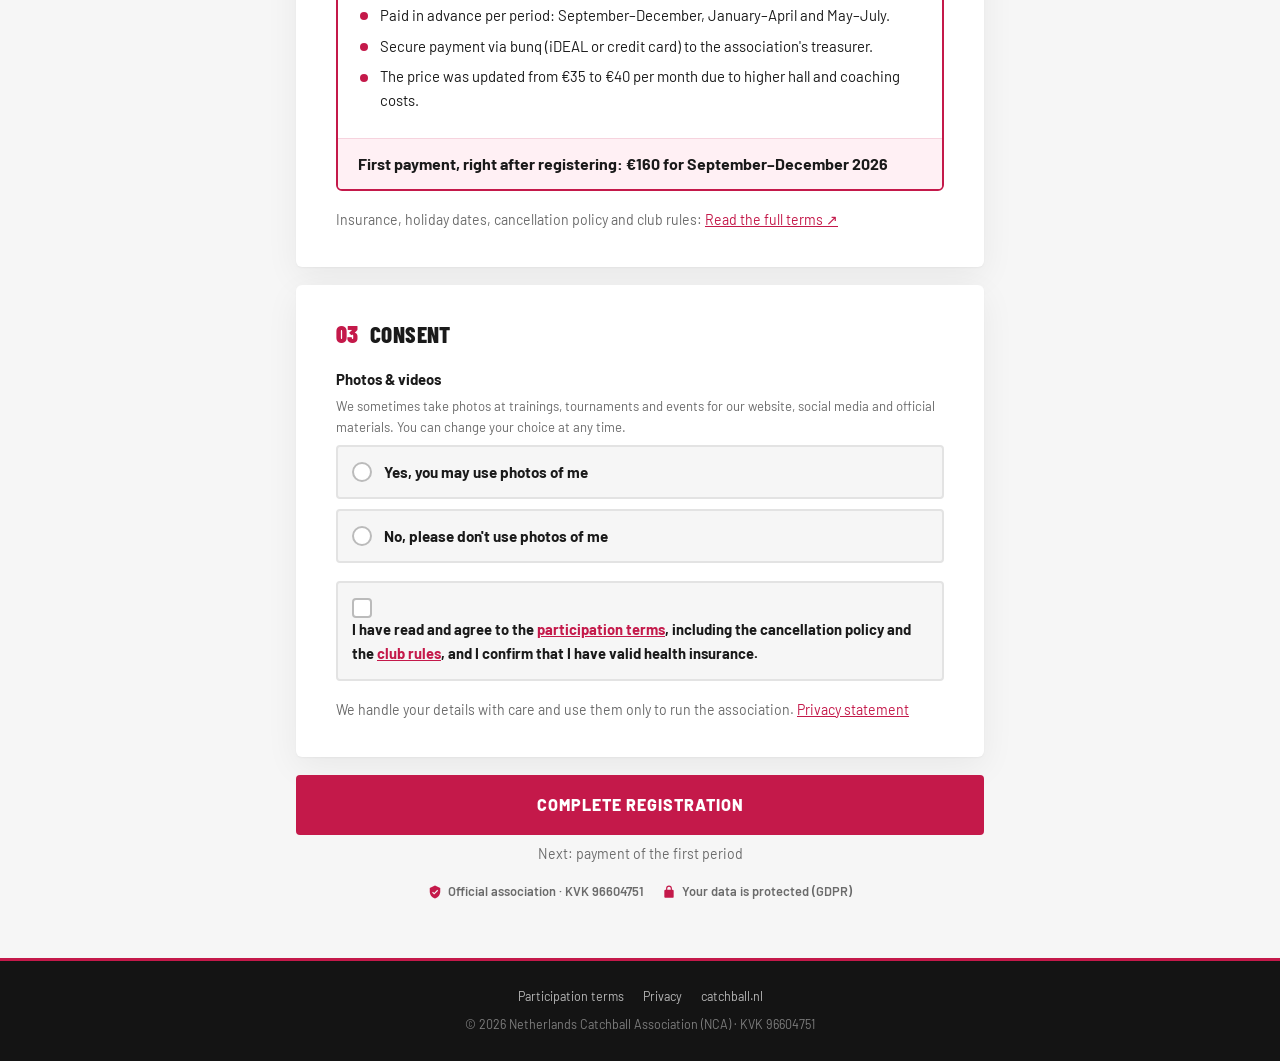
<file: register26-27/index.html>
<!DOCTYPE html>
<html lang="en" dir="ltr">
<head>
<meta charset="UTF-8">
<meta name="viewport" content="width=device-width, initial-scale=1.0, viewport-fit=cover">
<meta name="robots" content="noindex, nofollow, noarchive">
<meta name="referrer" content="strict-origin-when-cross-origin">
<meta name="theme-color" content="#c4194a">
<title>NCA – Registration 2026–27</title>
<meta property="og:title" content="NCA – Player registration 2026–27">
<meta property="og:description" content="Netherlands Catchball Association – registration for the 2026–27 season.">
<meta property="og:image" content="https://catchball.nl/oglogonca.png">
<link rel="icon" type="image/png" href="/faviconnca.png">
<link rel="apple-touch-icon" href="/faviconnca.png">
<link href="https://fonts.googleapis.com/css2?family=Barlow+Condensed:wght@600;700;800;900&family=Barlow:wght@400;500;600;700;800&family=Heebo:wght@400;500;700;800;900&display=swap" rel="stylesheet">
<link rel="stylesheet" href="/assets/nca-pages.css">
</head>
<body>

<div class="preview" id="preview" hidden data-t="preview">Preview mode – registrations are not saved yet.</div>

<div class="tb" role="navigation" aria-label="Language">
  <button class="lb" data-lang="en">English</button>
  <button class="lb" data-lang="he">עברית</button>
  <button class="lb" data-lang="nl">Nederlands</button>
</div>
<header class="nv">
  <a href="https://catchball.nl/"><img src="/_data/src/logowhitetranspbkg.svg" alt="Netherlands Catchball Association"></a>
  <span class="nv-tag" data-t="nv.tag">Registration</span>
</header>

<section class="hero">
  <span class="eyebrow" data-t="hero.eyebrow">Season 2026–27</span>
  <h1 data-t="hero.title">Player Registration</h1>
  <p data-t="hero.sub">Welcome to a new NCA season! Fill in this short form to secure your place on the team. It takes about two minutes.</p>
</section>

<main>
<!-- ═════════════ FORM ═════════════ -->
<form id="reg" novalidate autocomplete="on">

  <!-- 01 About you -->
  <div class="card">
    <div class="sec-h"><span class="sec-n">01</span><h2 data-t="s1">About you</h2></div>

    <div class="f" data-field="status">
      <span class="lbl" id="l-status" data-t="status.l">Is this your first season with us?</span>
      <div class="choices two" role="radiogroup" aria-labelledby="l-status">
        <label class="choice"><input type="radio" name="status" value="new"><div><b data-t="status.new">I'm new</b><span data-t="status.new.s">My first season with NCA</span></div></label>
        <label class="choice"><input type="radio" name="status" value="returning"><div><b data-t="status.ret">I'm returning</b><span data-t="status.ret.s">I played with NCA last season</span></div></label>
      </div>
      <div class="err" data-t="e.choose">Please choose one option</div>
    </div>

    <span class="hint" data-t="name.hint" style="margin-bottom:10px">Please write your name in English, as it appears on your bank account – this helps us match your payment.</span>
    <div class="row2">
      <div class="f" data-field="firstName">
        <label for="firstName" data-t="first">First name</label>
        <input type="text" id="firstName" name="firstName" autocomplete="given-name" autocapitalize="words" maxlength="60" dir="ltr">
        <div class="err" data-t="e.latin">Please write your name in English (a–z)</div>
      </div>
      <div class="f" data-field="lastName">
        <label for="lastName" data-t="last">Last name</label>
        <input type="text" id="lastName" name="lastName" autocomplete="family-name" autocapitalize="words" maxlength="60" dir="ltr">
        <div class="err" data-t="e.latin">Please write your name in English (a–z)</div>
      </div>
    </div>

    <div class="f" data-field="phone">
      <label for="phone" data-t="phone">Mobile number (WhatsApp)</label>
      <span class="hint" data-t="phone.hint">Team updates and training schedules are shared in your team's WhatsApp group.</span>
      <div class="phone">
        <select id="prefix" name="prefix" aria-label="Country code">
          <option value="+31">🇳🇱 +31</option>
          <option value="+972">🇮🇱 +972</option>
          <option value="+32">🇧🇪 +32</option>
          <option value="+49">🇩🇪 +49</option>
          <option value="+44">🇬🇧 +44</option>
          <option value="+33">🇫🇷 +33</option>
          <option value="+1">🇺🇸 +1</option>
        </select>
        <input type="tel" id="phone" name="phone" inputmode="tel" autocomplete="tel-national" placeholder="6 12345678" maxlength="20">
      </div>
      <div class="err" data-t="e.phone">Please enter a valid phone number</div>
    </div>

    <div class="f" data-field="email">
      <label for="email" data-t="email">Email</label>
      <input type="email" id="email" name="email" inputmode="email" autocomplete="email" autocapitalize="off" spellcheck="false" maxlength="120" placeholder="name@example.com">
      <div class="err" data-t="e.email">Please enter a valid email address</div>
    </div>

    <div class="f" data-field="dob">
      <span class="lbl" id="l-dob" data-t="dob">Date of birth</span>
      <span class="hint" data-t="dob.hint">For our member records – and so we can celebrate your birthday together.</span>
      <div class="dob" role="group" aria-labelledby="l-dob">
        <label><span class="sub" data-t="dob.d">Day</span><input type="number" id="dobD" inputmode="numeric" autocomplete="bday-day" min="1" max="31" placeholder="DD"></label>
        <label><span class="sub" data-t="dob.m">Month</span><select id="dobM" autocomplete="bday-month"></select></label>
        <label><span class="sub" data-t="dob.y">Year</span><input type="number" id="dobY" inputmode="numeric" autocomplete="bday-year" min="1930" placeholder="YYYY"></label>
      </div>
      <div class="err" data-t="e.dob">Please enter a valid date of birth</div>
    </div>

    <div class="f" data-field="city">
      <label for="city" data-t="city">City / town where you live</label>
      <span class="hint" data-t="city.hint">Helps us plan teams and training locations.</span>
      <input type="text" id="city" name="city" list="cities" autocomplete="address-level2" maxlength="60" data-tp="city.ph" placeholder="e.g. Amstelveen" dir="ltr">
      <datalist id="cities">
        <option value="Amsterdam"><option value="Amstelveen"><option value="Ede"><option value="Hoofddorp">
        <option value="Haarlem"><option value="Badhoevedorp"><option value="Aalsmeer"><option value="Uithoorn">
        <option value="Diemen"><option value="Ouderkerk aan de Amstel"><option value="Almere"><option value="Utrecht">
        <option value="Leiden"><option value="Den Haag"><option value="Rotterdam"><option value="Wageningen">
        <option value="Bennekom"><option value="Veenendaal"><option value="Arnhem"><option value="Zaandam">
      </datalist>
      <div class="err" data-t="e.req">This field is required</div>
    </div>

    <div class="f" data-field="occupation" style="margin-bottom:0">
      <label for="occupation"><span data-t="occ">What do you do?</span> <span class="opt" data-t="optional">(optional)</span></label>
      <span class="hint" data-t="occ.hint">We love connecting and helping each other within our community.</span>
      <input type="text" id="occupation" name="occupation" maxlength="100" data-tp="occ.ph" placeholder="e.g. Teacher, software developer, student">
    </div>
  </div>

  <!-- 02 Season & payment -->
  <div class="card">
    <div class="sec-h"><span class="sec-n">02</span><h2 data-t="s2">Season &amp; payment</h2></div>
    <div class="pay">
      <div class="pay-top"><span class="pay-amt">€40</span><span class="pay-per" data-t="pay.per">per month</span></div>
      <ul>
        <li data-t="pay.b1">Registration is for the full 2026–27 season (August 2026 – July 2027).</li>
        <li data-t="pay.b2">Paid in advance per period: September–December, January–April and May–July.</li>
        <li data-t="pay.b3">Secure payment via bunq (iDEAL or credit card) to the association's treasurer.</li>
        <li data-t="pay.b4">The price was updated from €35 to €40 per month due to higher hall and coaching costs.</li>
      </ul>
      <div class="pay-first" data-t="pay.first">First payment, right after registering: €160 for September–December 2026</div>
    </div>
    <p class="muted"><span data-t="pay.more">Insurance, holiday dates, cancellation policy and club rules:</span>
      <a href="/register26-27/terms/" target="_blank" rel="noopener" data-keep-lang data-t="pay.link">Read the full terms ↗</a></p>
  </div>

  <!-- 03 Consent -->
  <div class="card">
    <div class="sec-h"><span class="sec-n">03</span><h2 data-t="s3">Consent</h2></div>

    <div class="f" data-field="photo">
      <span class="lbl" id="l-photo" data-t="photo">Photos &amp; videos</span>
      <span class="hint" data-t="photo.hint">We sometimes take photos at trainings, tournaments and events for our website, social media and official materials. You can change your choice at any time.</span>
      <div class="choices" role="radiogroup" aria-labelledby="l-photo">
        <label class="choice"><input type="radio" name="photo" value="yes"><div><b data-t="photo.yes">Yes, you may use photos of me</b></div></label>
        <label class="choice"><input type="radio" name="photo" value="no"><div><b data-t="photo.no">No, please don't use photos of me</b></div></label>
      </div>
      <div class="err" data-t="e.choose">Please choose one option</div>
    </div>

    <div class="f" data-field="terms">
      <label class="choice"><input type="checkbox" id="terms" name="terms"><div><span data-th="terms.cb" style="color:var(--text);font-size:.92rem">I have read and agree to the participation terms, including the cancellation policy and the club rules, and I confirm that I have valid health insurance.</span></div></label>
      <div class="err" data-t="e.terms">Please confirm to continue</div>
    </div>

    <p class="muted" data-th="privacy.line">We handle your details with care and use them only to run the association. Privacy statement</p>

    <!-- honeypot: real players never see or fill this -->
    <div class="sr-only" aria-hidden="true"><label>Website<input type="text" name="website" id="website" tabindex="-1" autocomplete="off"></label></div>
  </div>

  <div class="form-err" id="formErr" role="alert"></div>
  <button type="submit" class="btn" id="submitBtn"><span class="spin"></span><span data-t="submit">Complete registration</span></button>
  <p class="muted center" style="margin-top:8px" data-t="submit.next">Next: payment of the first period</p>
  <div class="trust">
    <span><svg viewBox="0 0 24 24"><path d="M12 1 3 5v6c0 5.5 3.8 10.7 9 12 5.2-1.3 9-6.5 9-12V5l-9-4zm-1.4 15.4-3.5-3.5 1.4-1.4 2.1 2.1 5.3-5.3 1.4 1.4-6.7 6.7z"/></svg><span data-t="trust.1">Official association · KVK 96604751</span></span>
    <span><svg viewBox="0 0 24 24"><path d="M18 8h-1V6A5 5 0 0 0 7 6v2H6a2 2 0 0 0-2 2v10c0 1.1.9 2 2 2h12a2 2 0 0 0 2-2V10a2 2 0 0 0-2-2zM9 6a3 3 0 0 1 6 0v2H9V6z"/></svg><span data-t="trust.2">Your data is protected (GDPR)</span></span>
  </div>
</form>

<!-- ═════════════ DONE ═════════════ -->
<section id="done" hidden>
  <div class="card center">
    <div class="done-ic"><svg viewBox="0 0 24 24"><path d="M9 16.2 4.8 12l-1.4 1.4L9 19 21 7l-1.4-1.4z"/></svg></div>
    <div class="sec-h" style="justify-content:center;margin-bottom:6px"><h2 id="doneTitle" style="text-transform:none">You're registered!</h2></div>
    <p class="lead" data-t="done.sub">Welcome to the 2026–27 season. One last step to secure your place:</p>
    <ol class="steps" style="text-align:start">
      <li class="done" data-t="step.1">Registration received</li>
      <li id="stepPay" data-t="step.2">Pay €160 for September–December 2026</li>
      <li data-t="step.3">Training details will follow in your team's WhatsApp group</li>
    </ol>
  </div>

  <div class="card stack">
    <a class="btn" id="payBtn" style="text-transform:none" href="https://bunq.me/o/4jvql9ApZmNzz06htVjxP3" target="_blank" rel="noopener noreferrer">
      <span data-t="pay.btn">Pay €160 with bunq</span>
      <svg width="16" height="16" viewBox="0 0 24 24" fill="currentColor" aria-hidden="true"><path d="M14 3v2h3.6l-9.8 9.8 1.4 1.4L19 6.4V10h2V3h-7zM19 19H5V5h7V3H5a2 2 0 0 0-2 2v14c0 1.1.9 2 2 2h14a2 2 0 0 0 2-2v-7h-2v7z"/></svg>
    </a>
    <p class="muted center" data-t="pay.hint">Opens in a new tab · iDEAL or credit card · this page stays open</p>
    <button type="button" class="btn ghost" id="paidBtn"><span class="spin"></span><span data-t="paid.btn">I've paid ✓</span></button>
    <p class="muted center" data-t="paid.hint">Let us know once you've paid, so we can confirm it faster.</p>
    <div class="paid-note" id="paidNote" role="status" data-t="paid.note">Thank you! We'll check the payment. See you on the court! 🏐</div>
  </div>

  <p class="muted center" data-th="help">Questions? Zohar · 06 1636 8283 · info@catchball.nl</p>
  <p class="muted center" style="margin-top:10px"><a href="#" id="again" data-t="again">Register another player</a></p>
</section>
</main>

<footer>
  <p>
    <a href="/register26-27/terms/" data-keep-lang data-t="f.terms">Participation terms</a>
    <a href="/privacy/" data-keep-lang data-t="f.privacy">Privacy</a>
    <a href="https://catchball.nl/">catchball.nl</a>
  </p>
  <p dir="ltr">© 2026 Netherlands Catchball Association (NCA) · KVK 96604751</p>
</footer>

<script>
// ─── Backend: Google Apps Script web-app URL (empty = preview mode, nothing is saved) ───
const ENDPOINT = 'https://script.google.com/macros/s/AKfycbxcKlpJ176_zgelGXwljc7SfLUn0IVKw5I26jazmvHk_T1X6NlwpDLPjNdkkoib2Bog/exec';
const TERMS_VERSION = '2026-27-v1';
const BUNQ_URL = 'https://bunq.me/o/4jvql9ApZmNzz06htVjxP3';

const L_TERMS = 'href="/register26-27/terms/#terms" target="_blank" rel="noopener" data-keep-lang';
const L_RULES = 'href="/register26-27/terms/#rules" target="_blank" rel="noopener" data-keep-lang';
const L_PRIV  = 'href="/privacy/" target="_blank" rel="noopener" data-keep-lang';
const HELP_LINKS = '<a href="https://wa.me/31616368283" target="_blank" rel="noopener" dir="ltr">06 1636 8283</a> · <a href="mailto:info@catchball.nl">info@catchball.nl</a>';

window.T = {
en: {
  'page.title':'NCA – Registration 2026–27', preview:'Preview mode – registrations are not saved yet.',
  'nv.tag':'Registration', 'hero.eyebrow':'Season 2026–27', 'hero.title':'Player Registration',
  'hero.sub':'Welcome to a new NCA season! Fill in this short form to secure your place on the team. It takes about two minutes.',
  s1:'About you', 'status.l':'Is this your first season with us?',
  'status.new':"I'm new", 'status.new.s':'My first season with NCA', 'status.ret':"I'm returning", 'status.ret.s':'I played with NCA last season',
  'name.hint':'Please write your name in English, as it appears on your bank account – this helps us match your payment.',
  first:'First name', last:'Last name',
  phone:'Mobile number (WhatsApp)', 'phone.hint':"Team updates and training schedules are shared in your team's WhatsApp group.",
  email:'Email', dob:'Date of birth', 'dob.hint':'For our member records – and so we can celebrate your birthday together.',
  'dob.d':'Day', 'dob.m':'Month', 'dob.y':'Year', 'dob.pick':'Month',
  months:['January','February','March','April','May','June','July','August','September','October','November','December'],
  city:'City / town where you live', 'city.hint':'Helps us plan teams and training locations.', 'city.ph':'e.g. Amstelveen',
  occ:'What do you do?', optional:'(optional)', 'occ.hint':'We love connecting and helping each other within our community.', 'occ.ph':'e.g. Teacher, software developer, student',
  s2:'Season & payment', 'pay.per':'per month',
  'pay.b1':'Registration is for the full 2026–27 season (August 2026 – July 2027).',
  'pay.b2':'Paid in advance per period: September–December, January–April and May–July.',
  'pay.b3':"Secure payment via bunq (iDEAL or credit card) to the association's treasurer.",
  'pay.b4':'The price was updated from €35 to €40 per month due to higher hall and coaching costs.',
  'pay.first':'First payment, right after registering: €160 for September–December 2026',
  'pay.more':'Insurance, holiday dates, cancellation policy and club rules:', 'pay.link':'Read the full terms ↗',
  s3:'Consent', photo:'Photos & videos',
  'photo.hint':'We sometimes take photos at trainings, tournaments and events for our website, social media and official materials. You can change your choice at any time.',
  'photo.yes':'Yes, you may use photos of me', 'photo.no':"No, please don't use photos of me",
  'terms.cb':`I have read and agree to the <a ${L_TERMS}>participation terms</a>, including the cancellation policy and the <a ${L_RULES}>club rules</a>, and I confirm that I have valid health insurance.`,
  'privacy.line':`We handle your details with care and use them only to run the association. <a ${L_PRIV}>Privacy statement</a>`,
  submit:'Complete registration', 'submit.next':'Next: payment of the first period',
  'trust.1':'Official association · KVK 96604751', 'trust.2':'Your data is protected (GDPR)',
  'e.req':'This field is required', 'e.latin':'Please write your name in English (a–z)', 'e.email':'Please enter a valid email address',
  'e.phone':'Please enter a valid phone number', 'e.dob':'Please enter a valid date of birth', 'e.choose':'Please choose one option',
  'e.terms':'Please confirm to continue', 'e.form':'A few details are missing – please check the highlighted fields.',
  'e.net':'Something went wrong while sending. Please try again, or message us on WhatsApp: 06 1636 8283.',
  'done.title':"You're registered, {name}!", 'done.sub':'Welcome to the 2026–27 season. One last step to secure your place:',
  'step.1':'Registration received', 'step.2':'Pay €160 for September–December 2026', 'step.3':"Training details will follow in your team's WhatsApp group",
  'pay.btn':'Pay €160 with bunq', 'pay.hint':'Opens in a new tab · iDEAL or credit card · this page stays open',
  'paid.btn':"I've paid ✓", 'paid.hint':"Let us know once you've paid, so we can confirm it faster.",
  'paid.note':"Thank you! We'll check the payment. See you on the court! 🏐",
  help:'Questions? Zohar · ' + HELP_LINKS, again:'Register another player',
  'f.terms':'Participation terms', 'f.privacy':'Privacy'
},
he: {
  'page.title':'NCA – הרשמה לעונת 2026–27', preview:'מצב תצוגה מקדימה – ההרשמות עדיין לא נשמרות.',
  'nv.tag':'הרשמה', 'hero.eyebrow':'עונת \u20662026–27\u2069', 'hero.title':'הרשמת שחקניות',
  'hero.sub':'ברוכה הבאה לעונה חדשה ב-NCA! מלאי את הטופס הקצר כדי להבטיח את מקומך בקבוצה. זה לוקח כשתי דקות.',
  s1:'קצת עלייך', 'status.l':'זו העונה הראשונה שלך איתנו?',
  'status.new':'אני חדשה', 'status.new.s':'העונה הראשונה שלי ב-NCA', 'status.ret':'אני ממשיכה', 'status.ret.s':'שיחקתי ב-NCA בעונה הקודמת',
  'name.hint':'נא לכתוב את השם באנגלית, כפי שהוא מופיע בחשבון הבנק – כך נוכל לזהות את התשלום שלך.',
  first:'שם פרטי', last:'שם משפחה',
  phone:'טלפון נייד (וואטסאפ)', 'phone.hint':'עדכונים ולוח האימונים נשלחים בקבוצת הווטסאפ של הקבוצה שלך.',
  email:'אימייל', dob:'תאריך לידה', 'dob.hint':'לרישום החברות בעמותה – וכדי שנוכל לחגוג יחד את יום ההולדת שלך.',
  'dob.d':'יום', 'dob.m':'חודש', 'dob.y':'שנה', 'dob.pick':'חודש',
  months:['ינואר','פברואר','מרץ','אפריל','מאי','יוני','יולי','אוגוסט','ספטמבר','אוקטובר','נובמבר','דצמבר'],
  city:'עיר / יישוב מגורים', 'city.hint':'עוזר לנו לתכנן קבוצות ומקומות אימון.', 'city.ph':'למשל Amstelveen',
  occ:'במה את עוסקת?', optional:'(רשות)', 'occ.hint':'אנחנו אוהבות ליצור חיבורים ולעזור זו לזו בתוך הקהילה שלנו.', 'occ.ph':'למשל מורה, מפתחת תוכנה, סטודנטית',
  s2:'העונה והתשלום', 'pay.per':'לחודש',
  'pay.b1':'ההרשמה היא לעונה מלאה: אוגוסט 2026 – יולי 2027.',
  'pay.b2':'התשלום מראש לכל תקופה: ספטמבר–דצמבר, ינואר–אפריל ומאי–יולי.',
  'pay.b3':'תשלום מאובטח דרך bunq ‏(iDEAL או כרטיס אשראי) לגזברית העמותה.',
  'pay.b4':'המחיר עודכן מ-35 € ל-40 € לחודש, בעקבות התייקרות האולמות והאימון.',
  'pay.first':'התשלום הראשון, מיד אחרי ההרשמה: 160 € עבור ספטמבר–דצמבר 2026',
  'pay.more':'ביטוח, תאריכי חופשות, מדיניות ביטולים ותקנון:', 'pay.link':'לתנאים המלאים ↗',
  s3:'אישורים', photo:'תמונות וסרטונים',
  'photo.hint':'מדי פעם אנחנו מצלמות באימונים, בטורנירים ובאירועים, לאתר, לרשתות החברתיות ולחומרים הרשמיים של העמותה. אפשר לשנות את הבחירה בכל עת.',
  'photo.yes':'כן, אני מאשרת שימוש בתמונות שלי', 'photo.no':'לא, אני מבקשת שלא להשתמש בתמונות שלי',
  'terms.cb':`קראתי ואני מאשרת את <a ${L_TERMS}>תנאי ההשתתפות</a>, כולל מדיניות הביטולים ו<a ${L_RULES}>תקנון העמותה</a>, ואני מאשרת שיש לי ביטוח בריאות בתוקף.`,
  'privacy.line':`אנחנו שומרות על הפרטים שלך בקפידה ומשתמשות בהם רק לניהול העמותה. <a ${L_PRIV}>הצהרת פרטיות</a>`,
  submit:'השלמת ההרשמה', 'submit.next':'בשלב הבא: תשלום התקופה הראשונה',
  'trust.1':'עמותה רשומה · KVK 96604751', 'trust.2':'המידע שלך מוגן (GDPR)',
  'e.req':'שדה חובה', 'e.latin':'נא לכתוב את השם באנגלית (a–z)', 'e.email':'נא להזין כתובת אימייל תקינה',
  'e.phone':'נא להזין מספר טלפון תקין', 'e.dob':'נא להזין תאריך לידה תקין', 'e.choose':'נא לבחור אפשרות',
  'e.terms':'נא לאשר כדי להמשיך', 'e.form':'חסרים כמה פרטים – נא לבדוק את השדות המסומנים.',
  'e.net':'משהו השתבש בשליחה. נסי שוב, או כתבי לנו בווטסאפ: \u206606 1636 8283\u2069.',
  'done.title':'נרשמת בהצלחה, {name}!', 'done.sub':'ברוכה הבאה לעונת \u20662026–27\u2069. נשאר רק צעד אחד כדי להבטיח את מקומך:',
  'step.1':'ההרשמה התקבלה', 'step.2':'תשלום 160 € עבור ספטמבר–דצמבר 2026', 'step.3':'פרטי האימונים יישלחו בקבוצת הווטסאפ של הקבוצה',
  'pay.btn':'לתשלום 160 € ב-bunq', 'pay.hint':'ייפתח בלשונית חדשה · iDEAL או כרטיס אשראי · הדף הזה נשאר פתוח',
  'paid.btn':'שילמתי ✓', 'paid.hint':'עדכני אותנו אחרי התשלום, כדי שנוכל לאשר אותו מהר יותר.',
  'paid.note':'תודה! נבדוק את התשלום. נתראה במגרש! 🏐',
  help:'שאלות? זהר · ' + HELP_LINKS, again:'הרשמה של שחקנית נוספת',
  'f.terms':'תנאי השתתפות', 'f.privacy':'פרטיות'
},
nl: {
  'page.title':'NCA – Inschrijving 2026–27', preview:'Voorbeeldmodus – inschrijvingen worden nog niet opgeslagen.',
  'nv.tag':'Inschrijving', 'hero.eyebrow':'Seizoen 2026–27', 'hero.title':'Inschrijving speelsters',
  'hero.sub':'Welkom bij een nieuw NCA-seizoen! Vul dit korte formulier in om je plek in het team vast te leggen. Het duurt ongeveer twee minuten.',
  s1:'Over jou', 'status.l':'Is dit je eerste seizoen bij ons?',
  'status.new':'Ik ben nieuw', 'status.new.s':'Mijn eerste seizoen bij NCA', 'status.ret':'Ik speel al', 'status.ret.s':'Ik speelde vorig seizoen bij NCA',
  'name.hint':'Schrijf je naam in het Engels, zoals op je bankrekening – zo kunnen we je betaling herkennen.',
  first:'Voornaam', last:'Achternaam',
  phone:'Mobiel nummer (WhatsApp)', 'phone.hint':'Updates en het trainingsschema delen we in de WhatsApp-groep van je team.',
  email:'E-mailadres', dob:'Geboortedatum', 'dob.hint':'Voor onze ledenadministratie – en om samen je verjaardag te vieren.',
  'dob.d':'Dag', 'dob.m':'Maand', 'dob.y':'Jaar', 'dob.pick':'Maand',
  months:['januari','februari','maart','april','mei','juni','juli','augustus','september','oktober','november','december'],
  city:'Woonplaats', 'city.hint':'Zo kunnen we teams en trainingslocaties beter plannen.', 'city.ph':'bijv. Amstelveen',
  occ:'Wat doe je in het dagelijks leven?', optional:'(optioneel)', 'occ.hint':'We verbinden en helpen elkaar graag binnen onze community.', 'occ.ph':'bijv. docent, softwareontwikkelaar, student',
  s2:'Seizoen & betaling', 'pay.per':'per maand',
  'pay.b1':'Je schrijft je in voor het hele seizoen 2026–27 (augustus 2026 – juli 2027).',
  'pay.b2':'Vooruitbetaling per periode: september–december, januari–april en mei–juli.',
  'pay.b3':'Veilig betalen via bunq (iDEAL of creditcard) aan de penningmeester van de vereniging.',
  'pay.b4':'De prijs is verhoogd van €35 naar €40 per maand vanwege hogere kosten voor zaalhuur en training.',
  'pay.first':'Eerste betaling, direct na inschrijving: €160 voor september–december 2026',
  'pay.more':'Verzekering, vakantiedata, annuleringsbeleid en huishoudelijk reglement:', 'pay.link':'Lees de volledige voorwaarden ↗',
  s3:'Toestemming', photo:"Foto's & video's",
  'photo.hint':"We maken soms foto's tijdens trainingen, toernooien en evenementen voor onze website, sociale media en officiële materialen. Je kunt je keuze altijd wijzigen.",
  'photo.yes':"Ja, jullie mogen foto's van mij gebruiken", 'photo.no':"Nee, liever geen foto's van mij gebruiken",
  'terms.cb':`Ik heb de <a ${L_TERMS}>deelnamevoorwaarden</a> (inclusief annuleringsbeleid) en het <a ${L_RULES}>huishoudelijk reglement</a> gelezen en ga ermee akkoord, en ik bevestig dat ik een geldige zorgverzekering heb.`,
  'privacy.line':`We gaan zorgvuldig met je gegevens om en gebruiken ze alleen voor de verenigingsadministratie. <a ${L_PRIV}>Privacyverklaring</a>`,
  submit:'Inschrijving afronden', 'submit.next':'Hierna: betaling van de eerste periode',
  'trust.1':'Officiële vereniging · KVK 96604751', 'trust.2':'Je gegevens zijn beschermd (AVG)',
  'e.req':'Dit veld is verplicht', 'e.latin':'Schrijf je naam in het Engels (a–z)', 'e.email':'Vul een geldig e-mailadres in',
  'e.phone':'Vul een geldig telefoonnummer in', 'e.dob':'Vul een geldige geboortedatum in', 'e.choose':'Kies een optie',
  'e.terms':'Bevestig om verder te gaan', 'e.form':'Er ontbreken nog een paar gegevens – controleer de gemarkeerde velden.',
  'e.net':'Er ging iets mis bij het versturen. Probeer het opnieuw, of stuur ons een WhatsApp: 06 1636 8283.',
  'done.title':'Je bent ingeschreven, {name}!', 'done.sub':'Welkom in seizoen 2026–27. Nog één stap om je plek vast te leggen:',
  'step.1':'Inschrijving ontvangen', 'step.2':'Betaal €160 voor september–december 2026', 'step.3':'Trainingsinformatie volgt in de WhatsApp-groep van je team',
  'pay.btn':'Betaal €160 met bunq', 'pay.hint':'Opent in een nieuw tabblad · iDEAL of creditcard · deze pagina blijft open',
  'paid.btn':'Ik heb betaald ✓', 'paid.hint':'Laat het ons weten als je hebt betaald, dan kunnen we het sneller bevestigen.',
  'paid.note':'Dankjewel! We controleren de betaling. Tot op het veld! 🏐',
  help:'Vragen? Zohar · ' + HELP_LINKS, again:'Nog een speelster inschrijven',
  'f.terms':'Deelnamevoorwaarden', 'f.privacy':'Privacy'
}};
</script>
<script src="/assets/nca-pages.js"></script>
<script>
(function () {
  const $ = id => document.getElementById(id);
  const form = $('reg'), done = $('done');
  const t = k => NCA.t(k);
  if (!ENDPOINT) $('preview').hidden = false;

  // Month dropdown follows the page language
  function fillMonths() {
    const sel = $('dobM'), cur = sel.value;
    sel.innerHTML = `<option value="">${t('dob.pick')}</option>` +
      t('months').map((m, i) => `<option value="${i + 1}">${m}</option>`).join('');
    sel.value = cur;
  }
  fillMonths();
  document.addEventListener('nca:lang', () => { fillMonths(); renderDone(); });
  $('dobY').max = new Date().getFullYear() - 10;

  // ─── Validation ───
  const LATIN = /^[A-Za-zÀ-ÖØ-öø-ÿĀ-ž' .\-]{1,60}$/;
  const EMAIL = /^[^\s@]+@[^\s@]+\.[^\s@]{2,}$/;
  const val = id => $(id).value.trim();
  const radio = n => (form.querySelector(`input[name=${n}]:checked`) || {}).value || '';

  function phoneFull() {
    let n = val('phone').replace(/[\s\-().]/g, '');
    if (n.startsWith('+')) return n;
    if (n.startsWith('00')) return '+' + n.slice(2);
    if (n.startsWith('0')) n = n.slice(1);
    return $('prefix').value + n;
  }
  function dobISO() {
    const d = +val('dobD'), m = +$('dobM').value, y = +val('dobY');
    const dt = new Date(Date.UTC(y, m - 1, d));
    const ok = y >= 1930 && y <= new Date().getFullYear() - 10 && dt.getUTCMonth() === m - 1 && dt.getUTCDate() === d;
    return ok ? dt.toISOString().slice(0, 10) : '';
  }
  const checks = {
    status: () => !!radio('status'),
    firstName: () => LATIN.test(val('firstName')),
    lastName: () => LATIN.test(val('lastName')),
    phone: () => /^\+\d{8,15}$/.test(phoneFull()),
    email: () => EMAIL.test(val('email')),
    dob: () => !!dobISO(),
    city: () => val('city').length >= 2,
    photo: () => !!radio('photo'),
    terms: () => $('terms').checked
  };
  function mark(name) {
    const ok = checks[name]();
    form.querySelector(`[data-field=${name}]`).classList.toggle('invalid', !ok);
    return ok;
  }
  // Re-check a field once the player touches it after a failed attempt
  form.addEventListener('input', e => { const f = e.target.closest('[data-field]'); if (f && f.classList.contains('invalid')) mark(f.dataset.field); });
  form.addEventListener('change', e => { const f = e.target.closest('[data-field]'); if (f && f.classList.contains('invalid')) mark(f.dataset.field); });

  // ─── Backend calls ───
  async function post(payload) {
    if (!ENDPOINT) { await new Promise(r => setTimeout(r, 700)); return { ok: true, id: 'PREVIEW-' + Date.now().toString(36).toUpperCase() }; }
    const r = await fetch(ENDPOINT, { method: 'POST', body: JSON.stringify(payload) }); // text/plain: no CORS preflight
    return r.json();
  }

  // ─── Submit ───
  form.addEventListener('submit', async e => {
    e.preventDefault();
    const bad = Object.keys(checks).filter(n => !mark(n));
    const fe = $('formErr');
    if (bad.length) {
      fe.textContent = t('e.form'); fe.classList.add('show');
      form.querySelector(`[data-field=${bad[0]}]`).scrollIntoView({ behavior: 'smooth', block: 'center' });
      return;
    }
    fe.classList.remove('show');
    const btn = $('submitBtn'); btn.disabled = true; btn.classList.add('loading');
    const data = {
      action: 'register', lang: NCA.lang, status: radio('status'),
      firstName: val('firstName'), lastName: val('lastName'), phone: phoneFull(), email: val('email').toLowerCase(),
      dob: dobISO(), city: val('city'), occupation: val('occupation'),
      photoConsent: radio('photo'), termsAccepted: true, termsVersion: TERMS_VERSION, website: val('website')
    };
    try {
      const res = await post(data);
      if (!res || !res.ok) throw new Error(res && res.error);
      const s = { id: res.id, name: data.firstName, paid: false };
      try { sessionStorage.setItem('nca_reg', JSON.stringify(s)); } catch (_) {}
      showDone(s);
    } catch (err) {
      fe.textContent = t('e.net'); fe.classList.add('show');
    } finally { btn.disabled = false; btn.classList.remove('loading'); }
  });

  // ─── Done screen ───
  let state = null;
  function renderDone() {
    if (!state) return;
    $('doneTitle').textContent = t('done.title').replace('{name}', state.name);
    $('paidNote').classList.toggle('show', !!state.paid);
    $('stepPay').classList.toggle('done', !!state.paid);
    $('paidBtn').hidden = !!state.paid;
  }
  function showDone(s) {
    state = s; form.hidden = true; done.hidden = false; renderDone();
    window.scrollTo({ top: 0, behavior: 'smooth' });
  }
  $('payBtn').addEventListener('click', () => {
    if (ENDPOINT && state) fetch(ENDPOINT, { method: 'POST', body: JSON.stringify({ action: 'payclick', id: state.id }), keepalive: true }).catch(() => {});
  });
  $('paidBtn').addEventListener('click', async () => {
    const b = $('paidBtn'); b.disabled = true; b.classList.add('loading');
    try { await post({ action: 'paid', id: state.id }); } catch (_) {}
    state.paid = true;
    try { sessionStorage.setItem('nca_reg', JSON.stringify(state)); } catch (_) {}
    b.disabled = false; b.classList.remove('loading'); renderDone();
  });
  $('again').addEventListener('click', e => {
    e.preventDefault();
    try { sessionStorage.removeItem('nca_reg'); } catch (_) {}
    state = null; form.reset(); fillMonths(); done.hidden = true; form.hidden = false; window.scrollTo({ top: 0 });
  });
  // Coming back to the tab (e.g. after reload) keeps the payment step visible
  try { const s = JSON.parse(sessionStorage.getItem('nca_reg')); if (s && s.id) showDone(s); } catch (_) {}
})();
</script>
</body>
</html>
</file>
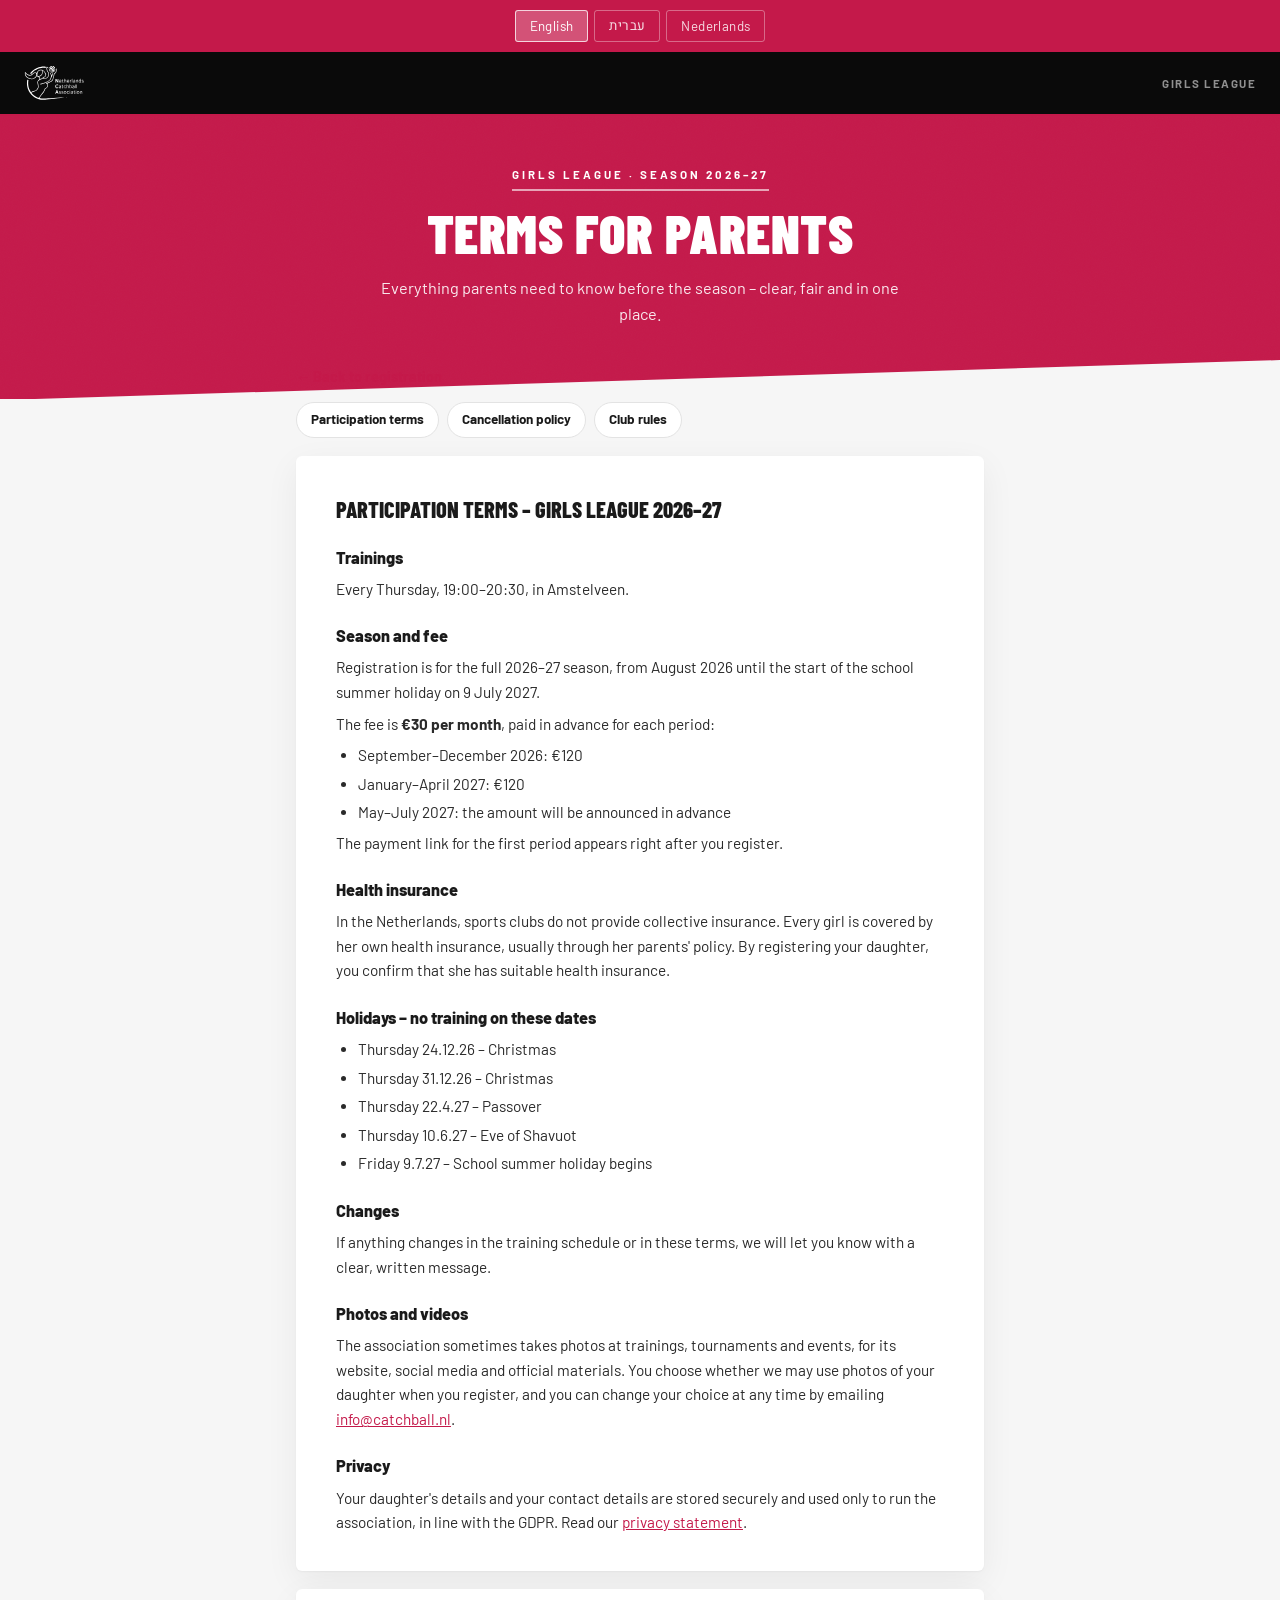
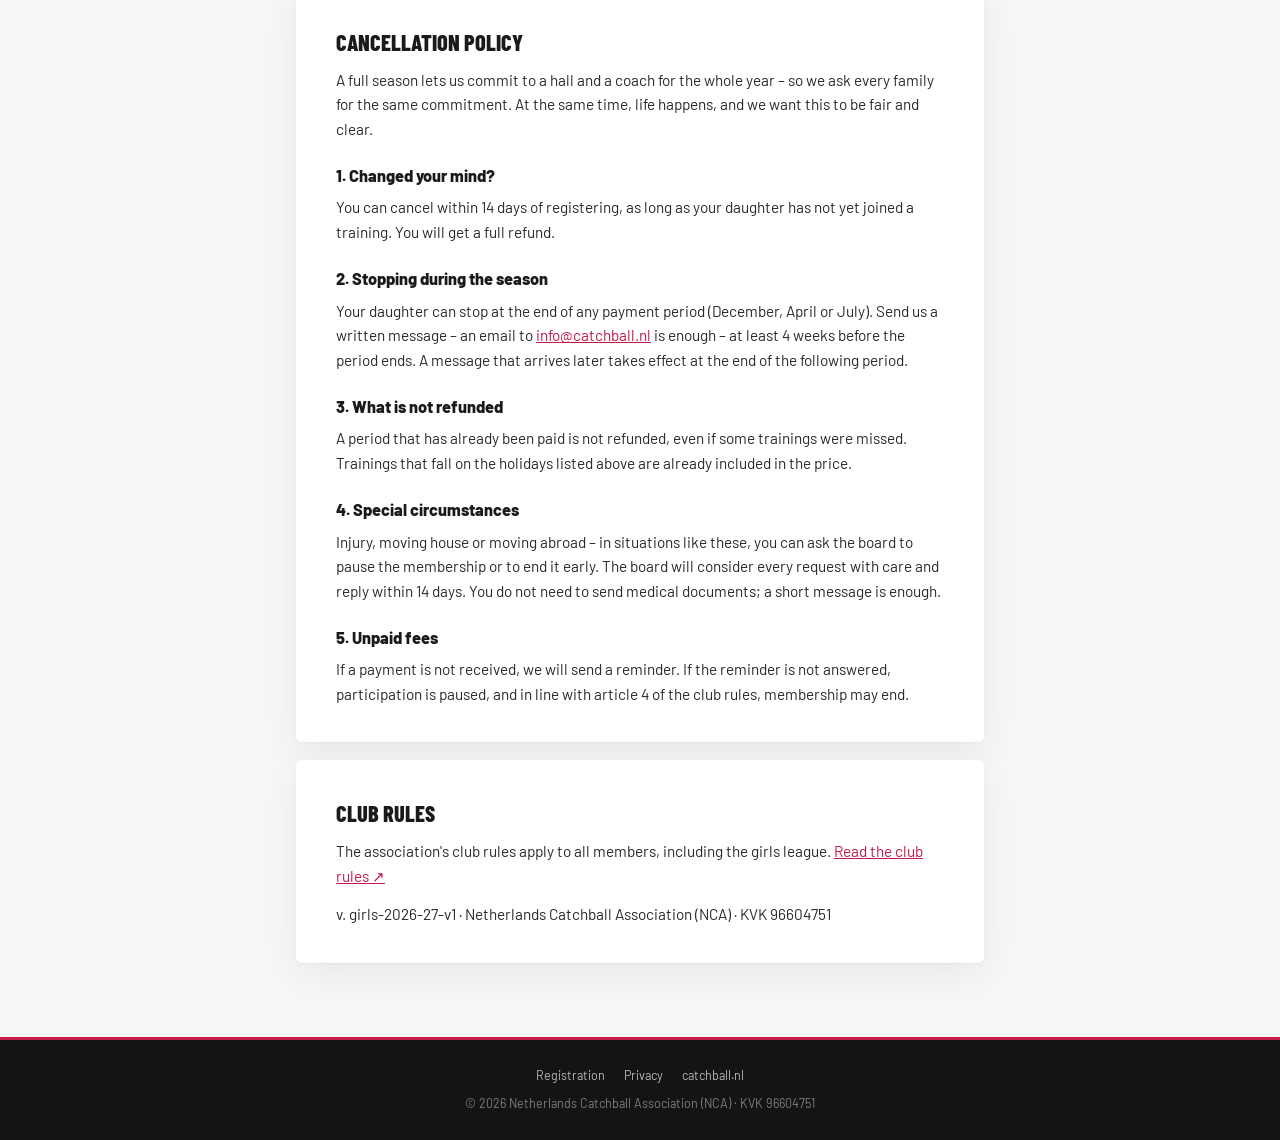
<file: register26-27-girls/terms/index.html>
<!DOCTYPE html>
<html lang="en" dir="ltr">
<head>
<meta charset="UTF-8">
<meta name="viewport" content="width=device-width, initial-scale=1.0, viewport-fit=cover">
<meta name="robots" content="noindex, nofollow, noarchive">
<meta name="theme-color" content="#c4194a">
<title>NCA – Girls league terms 2026–27</title>
<link rel="icon" type="image/png" href="/faviconnca.png">
<link href="https://fonts.googleapis.com/css2?family=Barlow+Condensed:wght@600;700;800;900&family=Barlow:wght@400;500;600;700;800&family=Heebo:wght@400;500;700;800;900&display=swap" rel="stylesheet">
<link rel="stylesheet" href="/assets/nca-pages.css">
<style>
html:not([lang=en]) [data-l=en],html:not([lang=he]) [data-l=he],html:not([lang=nl]) [data-l=nl]{display:none;}
.card{scroll-margin-top:16px;}
</style>
</head>
<body>

<div class="tb" role="navigation" aria-label="Language">
  <button class="lb" data-lang="en">English</button>
  <button class="lb" data-lang="he">עברית</button>
  <button class="lb" data-lang="nl">Nederlands</button>
</div>
<header class="nv">
  <a href="https://catchball.nl/"><img src="/_data/src/logowhitetranspbkg.svg" alt="Netherlands Catchball Association"></a>
  <span class="nv-tag" data-t="nv.tag">Girls league</span>
</header>

<section class="hero">
  <span class="eyebrow" data-t="hero.eyebrow">Girls league · Season 2026–27</span>
  <h1 data-t="hero.title">Terms for parents</h1>
  <p data-t="hero.sub">Everything parents need to know before the season – clear, fair and in one place.</p>
</section>

<main class="doc">
  <a class="back" href="/register26-27-girls/" data-keep-lang data-t="back">← Back to registration</a>
  <nav class="toc" aria-label="Contents" style="margin-bottom:18px">
    <a href="#terms" data-t="toc.1">Participation terms</a>
    <a href="#cancel" data-t="toc.2">Cancellation policy</a>
    <a href="#rules" data-t="toc.3">Club rules</a>
  </nav>

  <!-- ══════════ 1. PARTICIPATION TERMS ══════════ -->
  <section class="card" id="terms">
    <div data-l="en">
      <h2>Participation terms – girls league 2026–27</h2>
      <h3>Trainings</h3>
      <p>Every Thursday, 19:00–20:30, in Amstelveen.</p>
      <h3>Season and fee</h3>
      <p>Registration is for the full 2026–27 season, from August 2026 until the start of the school summer holiday on 9 July 2027.</p>
      <p>The fee is <b>€30 per month</b>, paid in advance for each period:</p>
      <ul>
        <li>September–December 2026: €120</li>
        <li>January–April 2027: €120</li>
        <li>May–July 2027: the amount will be announced in advance</li>
      </ul>
      <p>The payment link for the first period appears right after you register.</p>
      <h3>Health insurance</h3>
      <p>In the Netherlands, sports clubs do not provide collective insurance. Every girl is covered by her own health insurance, usually through her parents' policy. By registering your daughter, you confirm that she has suitable health insurance.</p>
      <h3>Holidays – no training on these dates</h3>
      <ul>
        <li>Thursday 24.12.26 – Christmas</li>
        <li>Thursday 31.12.26 – Christmas</li>
        <li>Thursday 22.4.27 – Passover</li>
        <li>Thursday 10.6.27 – Eve of Shavuot</li>
        <li>Friday 9.7.27 – School summer holiday begins</li>
      </ul>
      <h3>Changes</h3>
      <p>If anything changes in the training schedule or in these terms, we will let you know with a clear, written message.</p>
      <h3>Photos and videos</h3>
      <p>The association sometimes takes photos at trainings, tournaments and events, for its website, social media and official materials. You choose whether we may use photos of your daughter when you register, and you can change your choice at any time by emailing <a href="mailto:info@catchball.nl">info@catchball.nl</a>.</p>
      <h3>Privacy</h3>
      <p>Your daughter's details and your contact details are stored securely and used only to run the association, in line with the GDPR. Read our <a href="/privacy/" data-keep-lang>privacy statement</a>.</p>
    </div>
    <div data-l="he">
      <h2>תנאי השתתפות – ליגת הבנות <bdi>2026–27</bdi></h2>
      <h3>אימונים</h3>
      <p>בכל יום חמישי, <bdi>19:00–20:30</bdi>, באמסטלפיין.</p>
      <h3>העונה והתשלום</h3>
      <p>ההרשמה היא לעונה מלאה – מאוגוסט 2026 ועד תחילת חופשת הקיץ בבתי הספר, ב-9.7.27.</p>
      <p>דמי ההשתתפות הם <b>30 € לחודש</b>, ומשולמים מראש לכל תקופה:</p>
      <ul>
        <li>ספטמבר–דצמבר 2026: ‏120 €</li>
        <li>ינואר–אפריל 2027: ‏120 €</li>
        <li>מאי–יולי 2027: הסכום יפורסם מראש</li>
      </ul>
      <p>קישור התשלום לתקופה הראשונה מופיע מיד אחרי ההרשמה.</p>
      <h3>ביטוח בריאות</h3>
      <p>בהולנד מועדוני ספורט אינם מספקים ביטוח קולקטיבי. כל בת מכוסה בביטוח הבריאות שלה, בדרך כלל דרך הביטוח של ההורים. בהרשמת הבת אתם מאשרים שיש לה ביטוח רפואי מתאים.</p>
      <h3>חופשות – ימים שבהם לא יתקיימו אימונים</h3>
      <ul>
        <li>יום ה׳, 24.12.26 – כריסטמס</li>
        <li>יום ה׳, 31.12.26 – כריסטמס</li>
        <li>יום ה׳, 22.4.27 – פסח</li>
        <li>יום ה׳, 10.6.27 – ערב שבועות</li>
        <li>יום ו׳, 9.7.27 – מתחילה חופשת הקיץ בבתי הספר</li>
      </ul>
      <h3>שינויים</h3>
      <p>על כל שינוי בלוח האימונים או בתנאי ההשתתפות תישלח הודעה מסודרת בכתב.</p>
      <h3>תמונות וסרטונים</h3>
      <p>מדי פעם העמותה מצלמת באימונים, בטורנירים ובאירועים, לאתר, לרשתות החברתיות ולחומרים רשמיים. בהרשמה אתם בוחרים אם מותר לנו להשתמש בתמונות של הבת, ואפשר לשנות את הבחירה בכל עת במייל ל-<a href="mailto:info@catchball.nl">info@catchball.nl</a>.</p>
      <h3>פרטיות</h3>
      <p>הפרטים של הבת ופרטי הקשר שלכם נשמרים בצורה מאובטחת ומשמשים רק לניהול העמותה, בהתאם לתקנות הגנת הפרטיות האירופיות (GDPR). לפרטים: <a href="/privacy/" data-keep-lang>הצהרת הפרטיות</a>.</p>
    </div>
    <div data-l="nl">
      <h2>Deelnamevoorwaarden – meisjescompetitie 2026–27</h2>
      <h3>Trainingen</h3>
      <p>Elke donderdag, 19:00–20:30, in Amstelveen.</p>
      <h3>Seizoen en contributie</h3>
      <p>Je schrijft je dochter in voor het hele seizoen 2026–27, van augustus 2026 tot het begin van de zomervakantie op 9 juli 2027.</p>
      <p>De contributie is <b>€30 per maand</b>, vooruit te betalen per periode:</p>
      <ul>
        <li>september–december 2026: €120</li>
        <li>januari–april 2027: €120</li>
        <li>mei–juli 2027: het bedrag wordt vooraf bekendgemaakt</li>
      </ul>
      <p>De betaallink voor de eerste periode zie je direct na de inschrijving.</p>
      <h3>Zorgverzekering</h3>
      <p>In Nederland bieden sportverenigingen geen collectieve verzekering. Ieder meisje is verzekerd via haar eigen zorgverzekering, meestal via die van de ouders. Door je dochter in te schrijven bevestig je dat ze passend verzekerd is.</p>
      <h3>Vakanties – op deze data is er geen training</h3>
      <ul>
        <li>Donderdag 24.12.26 – Kerst</li>
        <li>Donderdag 31.12.26 – Kerst</li>
        <li>Donderdag 22.4.27 – Pesach</li>
        <li>Donderdag 10.6.27 – Vooravond van Sjavoeot</li>
        <li>Vrijdag 9.7.27 – Begin van de zomervakantie</li>
      </ul>
      <h3>Wijzigingen</h3>
      <p>Verandert er iets in het trainingsschema of in deze voorwaarden, dan laten we je dat duidelijk en schriftelijk weten.</p>
      <h3>Foto's en video's</h3>
      <p>De vereniging maakt soms foto's tijdens trainingen, toernooien en evenementen, voor de website, sociale media en officiële materialen. Bij de inschrijving kies je of we foto's van je dochter mogen gebruiken. Je kunt je keuze altijd wijzigen via <a href="mailto:info@catchball.nl">info@catchball.nl</a>.</p>
      <h3>Privacy</h3>
      <p>De gegevens van je dochter en jouw contactgegevens worden veilig bewaard en alleen gebruikt voor de verenigingsadministratie, in overeenstemming met de AVG. Lees onze <a href="/privacy/" data-keep-lang>privacyverklaring</a>.</p>
    </div>
  </section>

  <!-- ══════════ 2. CANCELLATION POLICY ══════════ -->
  <section class="card" id="cancel">
    <div data-l="en">
      <h2>Cancellation policy</h2>
      <p>A full season lets us commit to a hall and a coach for the whole year – so we ask every family for the same commitment. At the same time, life happens, and we want this to be fair and clear.</p>
      <h3>1. Changed your mind?</h3>
      <p>You can cancel within 14 days of registering, as long as your daughter has not yet joined a training. You will get a full refund.</p>
      <h3>2. Stopping during the season</h3>
      <p>Your daughter can stop at the end of any payment period (December, April or July). Send us a written message – an email to <a href="mailto:info@catchball.nl">info@catchball.nl</a> is enough – at least 4 weeks before the period ends. A message that arrives later takes effect at the end of the following period.</p>
      <h3>3. What is not refunded</h3>
      <p>A period that has already been paid is not refunded, even if some trainings were missed. Trainings that fall on the holidays listed above are already included in the price.</p>
      <h3>4. Special circumstances</h3>
      <p>Injury, moving house or moving abroad – in situations like these, you can ask the board to pause the membership or to end it early. The board will consider every request with care and reply within 14 days. You do not need to send medical documents; a short message is enough.</p>
      <h3>5. Unpaid fees</h3>
      <p>If a payment is not received, we will send a reminder. If the reminder is not answered, participation is paused, and in line with article 4 of the club rules, membership may end.</p>
    </div>
    <div data-l="he">
      <h2>מדיניות ביטולים</h2>
      <p>עונה מלאה מאפשרת לנו להתחייב לאולם ולמאמנת לכל השנה – ולכן אנחנו מבקשות התחייבות דומה מכל משפחה. ועם זאת, החיים קורים, ואנחנו רוצות שהכללים יהיו הוגנים וברורים.</p>
      <h3>1. התחרטות לאחר ההרשמה</h3>
      <p>אפשר לבטל את ההרשמה תוך 14 יום ממועד ההרשמה, כל עוד הבת לא השתתפה באימון. במקרה זה התשלום יוחזר במלואו.</p>
      <h3>2. הפסקת השתתפות במהלך העונה</h3>
      <p>אפשר להפסיק בסוף כל תקופת תשלום (דצמבר, אפריל או יולי). יש לשלוח הודעה בכתב – מייל ל-<a href="mailto:info@catchball.nl">info@catchball.nl</a> מספיק – לפחות 4 שבועות לפני סוף התקופה. הודעה שתגיע מאוחר יותר תיכנס לתוקף בסוף התקופה שאחריה.</p>
      <h3>3. מה לא מוחזר</h3>
      <p>תקופה ששולמה אינה מוחזרת, גם אם הבת לא הגיעה לחלק מהאימונים. אימונים שחלים בחופשות שפורסמו מראש כבר נלקחו בחשבון במחיר.</p>
      <h3>4. נסיבות מיוחדות</h3>
      <p>פציעה, מעבר דירה או מעבר לארץ אחרת – במצבים כאלה אפשר לפנות להנהלה ולבקש הקפאה או סיום מוקדם. ההנהלה תשקול כל בקשה ברגישות ותשיב תוך 14 יום. אין צורך לצרף מסמכים רפואיים; די בהודעה קצרה.</p>
      <h3>5. אי-תשלום</h3>
      <p>אם תשלום לא מתקבל, נשלח תזכורת. אם התזכורת לא נענית, ההשתתפות מושהית, ובהתאם לסעיף 4 בתקנון העמותה החברות עלולה להסתיים.</p>
    </div>
    <div data-l="nl">
      <h2>Annuleringsbeleid</h2>
      <p>Een volledig seizoen stelt ons in staat om een zaal en een trainster voor het hele jaar vast te leggen – daarom vragen we ieder gezin om dezelfde inzet. Tegelijk weten we dat het leven niet altijd volgens plan gaat, en willen we dat dit eerlijk en duidelijk is.</p>
      <h3>1. Toch van gedachten veranderd?</h3>
      <p>Je kunt binnen 14 dagen na de inschrijving annuleren, zolang je dochter nog niet aan een training heeft deelgenomen. Je krijgt dan het volledige bedrag terug.</p>
      <h3>2. Stoppen tijdens het seizoen</h3>
      <p>Je dochter kan stoppen aan het einde van elke betaalperiode (december, april of juli). Stuur ons een schriftelijk bericht – een e-mail aan <a href="mailto:info@catchball.nl">info@catchball.nl</a> is voldoende – uiterlijk 4 weken voor het einde van de periode. Een later bericht gaat in aan het einde van de volgende periode.</p>
      <h3>3. Wat niet wordt terugbetaald</h3>
      <p>Een periode die al is betaald, wordt niet terugbetaald, ook niet als er trainingen zijn gemist. Trainingen die op de hierboven genoemde vakantiedagen vallen, zijn al in de prijs verwerkt.</p>
      <h3>4. Bijzondere omstandigheden</h3>
      <p>Een blessure, een verhuizing of vertrek naar het buitenland – in zulke situaties kun je het bestuur vragen om het lidmaatschap te pauzeren of eerder te beëindigen. Het bestuur bekijkt elk verzoek zorgvuldig en reageert binnen 14 dagen. Je hoeft geen medische stukken te sturen; een kort bericht is genoeg.</p>
      <h3>5. Niet betaalde contributie</h3>
      <p>Als een betaling niet binnenkomt, sturen we een herinnering. Blijft die onbeantwoord, dan wordt deelname gepauzeerd en kan het lidmaatschap, in lijn met artikel 4 van het huishoudelijk reglement, eindigen.</p>
    </div>
  </section>

  <!-- ══════════ 3. CLUB RULES (shared with adults) ══════════ -->
  <section class="card" id="rules">
    <div data-l="en">
      <h2>Club rules</h2>
      <p>The association's club rules apply to all members, including the girls league. <a href="/register26-27/terms/#rules" data-keep-lang>Read the club rules ↗</a></p>
    </div>
    <div data-l="he">
      <h2>תקנון העמותה</h2>
      <p>תקנון העמותה חל על כל החברות, גם בליגת הבנות. <a href="/register26-27/terms/#rules" data-keep-lang>לתקנון העמותה ↗</a></p>
    </div>
    <div data-l="nl">
      <h2>Huishoudelijk reglement</h2>
      <p>Het huishoudelijk reglement van de vereniging geldt voor alle leden, ook in de meisjescompetitie. <a href="/register26-27/terms/#rules" data-keep-lang>Lees het reglement ↗</a></p>
    </div>
    <p class="meta">v. girls-2026-27-v1 · Netherlands Catchball Association (NCA) · KVK 96604751</p>
  </section>
</main>

<footer>
  <p>
    <a href="/register26-27-girls/" data-keep-lang data-t="f.reg">Registration</a>
    <a href="/privacy/" data-keep-lang data-t="f.privacy">Privacy</a>
    <a href="https://catchball.nl/">catchball.nl</a>
  </p>
  <p dir="ltr">© 2026 Netherlands Catchball Association (NCA) · KVK 96604751</p>
</footer>

<script>
window.T = {
  en:{'page.title':'NCA – Girls league terms 2026–27','nv.tag':'Girls league','hero.eyebrow':'Girls league · Season 2026–27','hero.title':'Terms for parents',
      'hero.sub':'Everything parents need to know before the season – clear, fair and in one place.',
      back:'← Back to registration','toc.1':'Participation terms','toc.2':'Cancellation policy','toc.3':'Club rules','f.reg':'Registration','f.privacy':'Privacy'},
  he:{'page.title':'NCA – תנאים לליגת הבנות 2026–27','nv.tag':'ליגת הבנות','hero.eyebrow':'ליגת הבנות · עונת ⁦2026–27⁩','hero.title':'תנאים להורים',
      'hero.sub':'כל מה שחשוב להורים לדעת לפני העונה – בצורה ברורה, הוגנת ובמקום אחד.',
      back:'→ חזרה להרשמה','toc.1':'תנאי השתתפות','toc.2':'מדיניות ביטולים','toc.3':'תקנון העמותה','f.reg':'הרשמה','f.privacy':'פרטיות'},
  nl:{'page.title':'NCA – Voorwaarden meisjescompetitie 2026–27','nv.tag':'Meisjescompetitie','hero.eyebrow':'Meisjescompetitie · Seizoen 2026–27','hero.title':'Voorwaarden voor ouders',
      'hero.sub':'Alles wat ouders moeten weten voor het seizoen – duidelijk, eerlijk en op één plek.',
      back:'← Terug naar inschrijving','toc.1':'Deelnamevoorwaarden','toc.2':'Annuleringsbeleid','toc.3':'Huishoudelijk reglement','f.reg':'Inschrijving','f.privacy':'Privacy'}
};
</script>
<script src="/assets/nca-pages.js"></script>
</body>
</html>
</file>
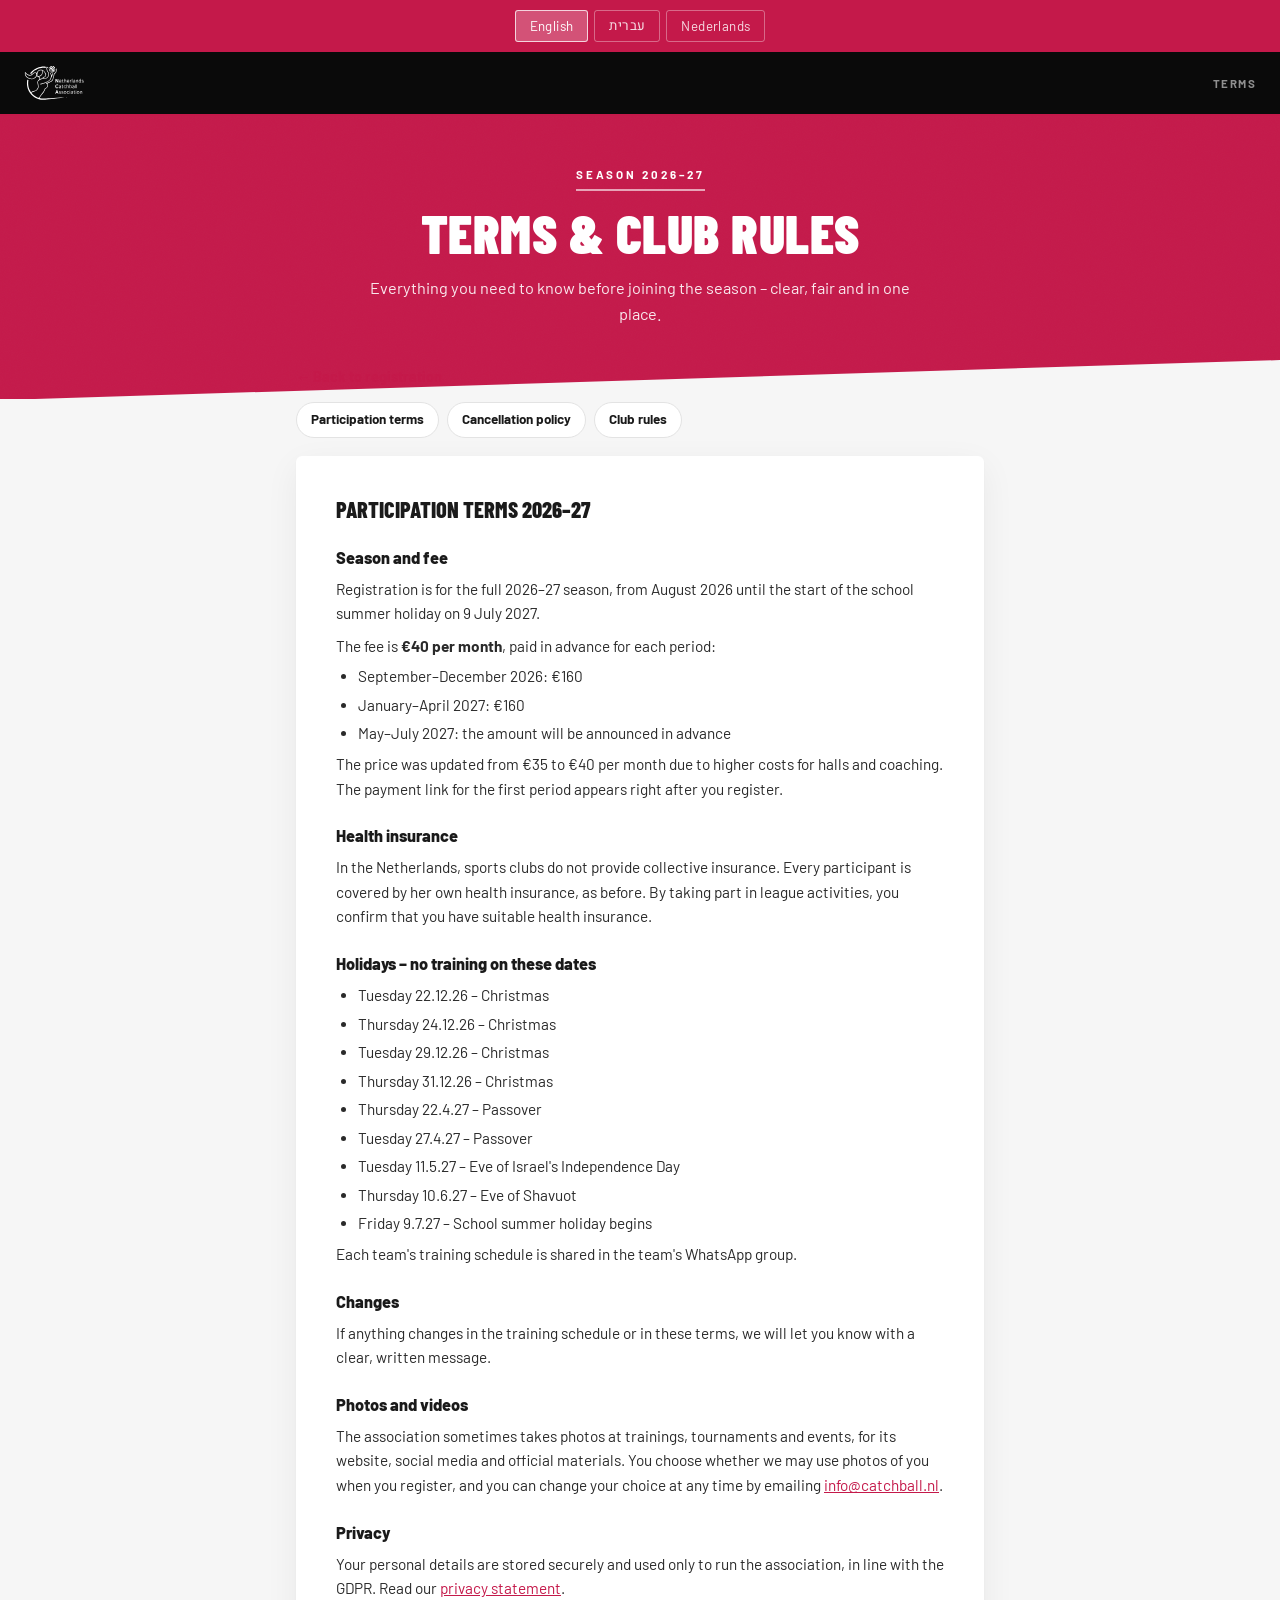
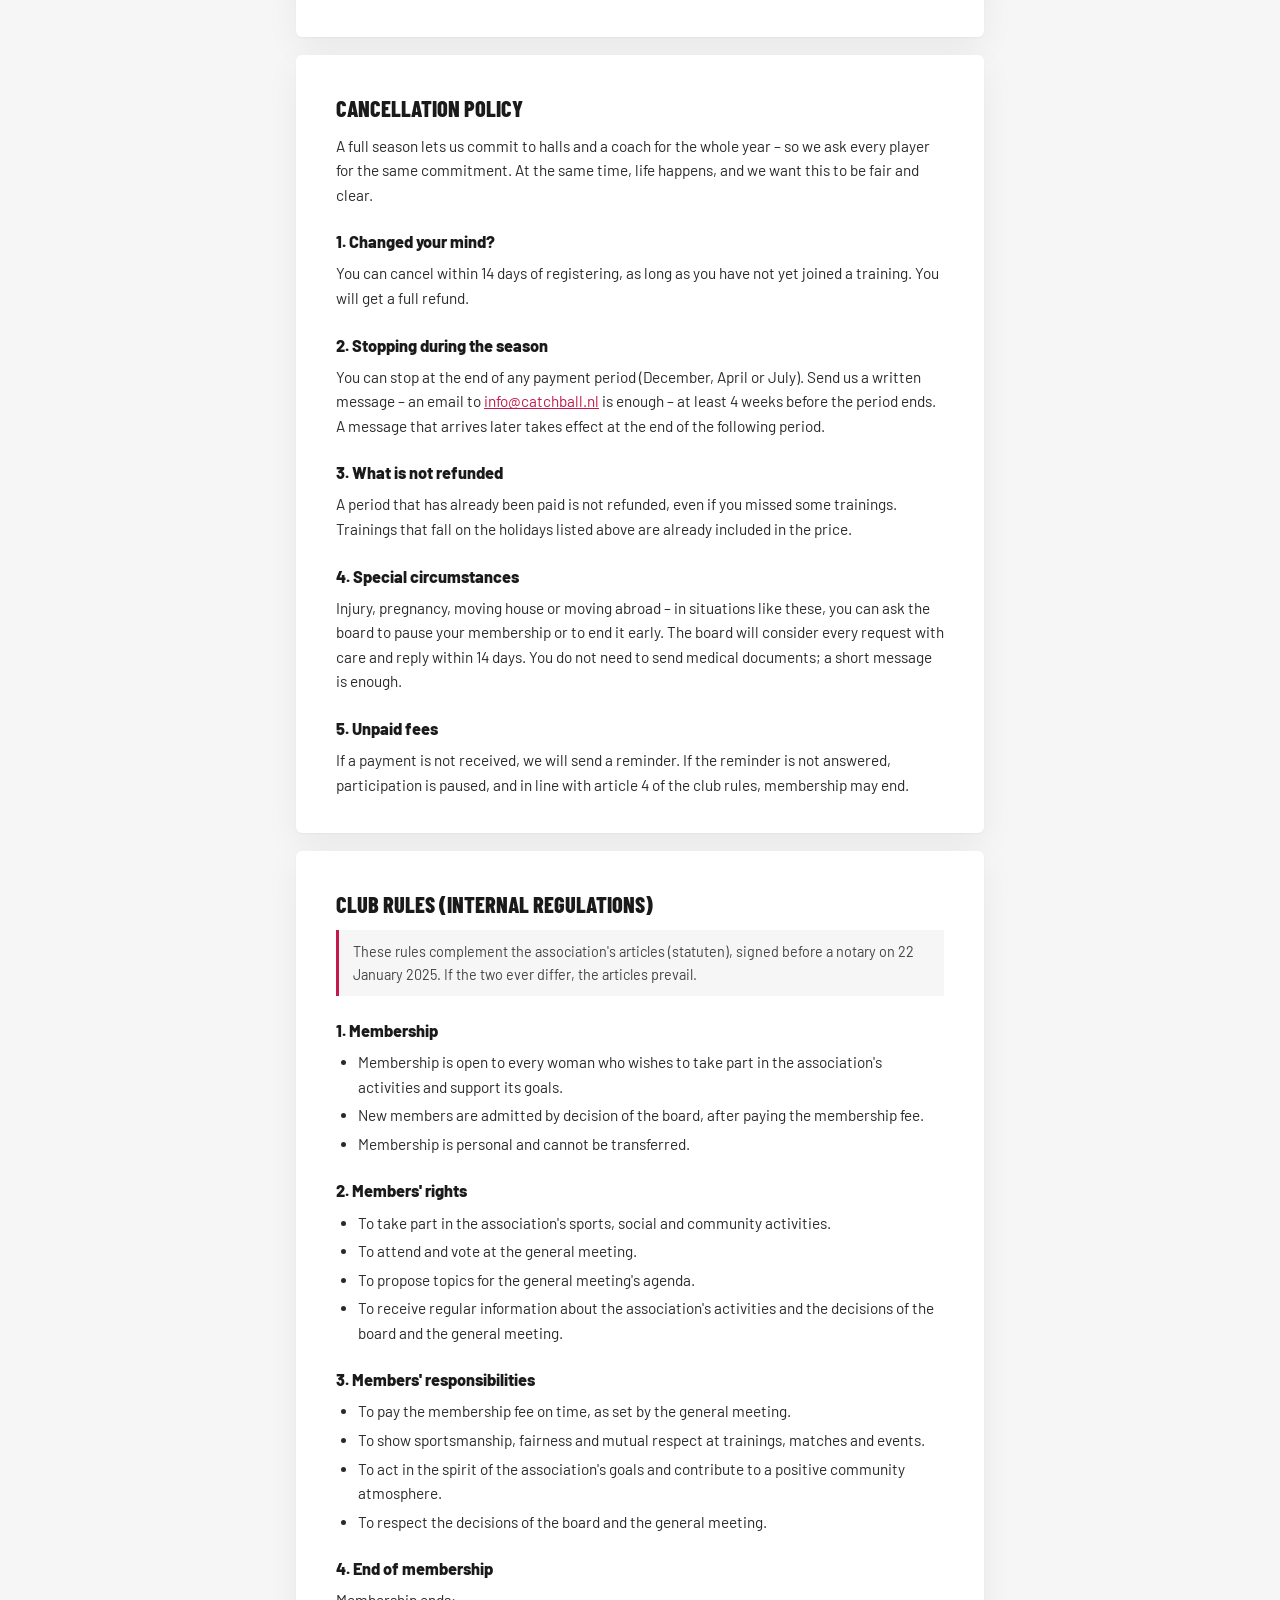
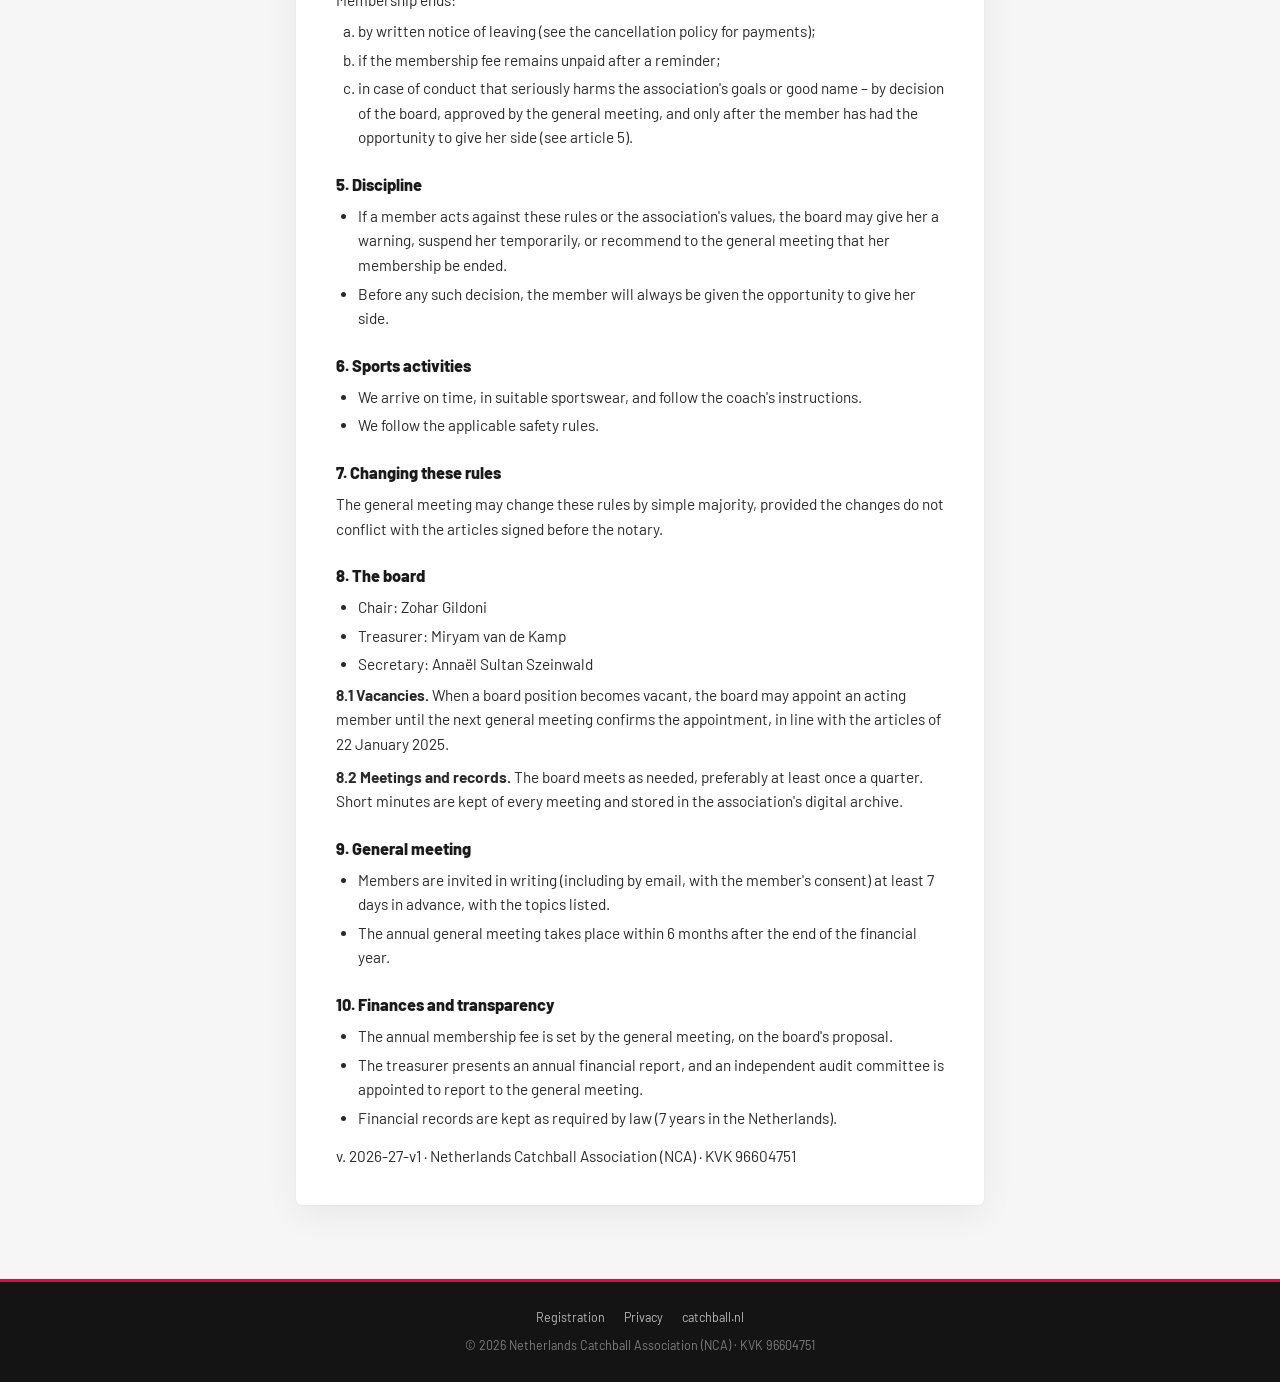
<file: register26-27/terms/index.html>
<!DOCTYPE html>
<html lang="en" dir="ltr">
<head>
<meta charset="UTF-8">
<meta name="viewport" content="width=device-width, initial-scale=1.0, viewport-fit=cover">
<meta name="robots" content="noindex, nofollow, noarchive">
<meta name="theme-color" content="#c4194a">
<title>NCA – Terms 2026–27</title>
<link rel="icon" type="image/png" href="/faviconnca.png">
<link href="https://fonts.googleapis.com/css2?family=Barlow+Condensed:wght@600;700;800;900&family=Barlow:wght@400;500;600;700;800&family=Heebo:wght@400;500;700;800;900&display=swap" rel="stylesheet">
<link rel="stylesheet" href="/assets/nca-pages.css">
<style>
html:not([lang=en]) [data-l=en],html:not([lang=he]) [data-l=he],html:not([lang=nl]) [data-l=nl]{display:none;}
.card{scroll-margin-top:16px;}
</style>
</head>
<body>

<div class="tb" role="navigation" aria-label="Language">
  <button class="lb" data-lang="en">English</button>
  <button class="lb" data-lang="he">עברית</button>
  <button class="lb" data-lang="nl">Nederlands</button>
</div>
<header class="nv">
  <a href="https://catchball.nl/"><img src="/_data/src/logowhitetranspbkg.svg" alt="Netherlands Catchball Association"></a>
  <span class="nv-tag" data-t="nv.tag">Terms</span>
</header>

<section class="hero">
  <span class="eyebrow" data-t="hero.eyebrow">Season 2026–27</span>
  <h1 data-t="hero.title">Terms &amp; Club Rules</h1>
  <p data-t="hero.sub">Everything you need to know before joining the season – clear, fair and in one place.</p>
</section>

<main class="doc">
  <a class="back" href="/register26-27/" data-keep-lang data-t="back">← Back to registration</a>
  <nav class="toc" aria-label="Contents" style="margin-bottom:18px">
    <a href="#terms" data-t="toc.1">Participation terms</a>
    <a href="#cancel" data-t="toc.2">Cancellation policy</a>
    <a href="#rules" data-t="toc.3">Club rules</a>
  </nav>

  <!-- ══════════ 1. PARTICIPATION TERMS ══════════ -->
  <section class="card" id="terms">
    <!-- EN -->
    <div data-l="en">
      <h2>Participation terms 2026–27</h2>
      <h3>Season and fee</h3>
      <p>Registration is for the full 2026–27 season, from August 2026 until the start of the school summer holiday on 9 July 2027.</p>
      <p>The fee is <b>€40 per month</b>, paid in advance for each period:</p>
      <ul>
        <li>September–December 2026: €160</li>
        <li>January–April 2027: €160</li>
        <li>May–July 2027: the amount will be announced in advance</li>
      </ul>
      <p>The price was updated from €35 to €40 per month due to higher costs for halls and coaching. The payment link for the first period appears right after you register.</p>
      <h3>Health insurance</h3>
      <p>In the Netherlands, sports clubs do not provide collective insurance. Every participant is covered by her own health insurance, as before. By taking part in league activities, you confirm that you have suitable health insurance.</p>
      <h3>Holidays – no training on these dates</h3>
      <ul>
        <li>Tuesday 22.12.26 – Christmas</li>
        <li>Thursday 24.12.26 – Christmas</li>
        <li>Tuesday 29.12.26 – Christmas</li>
        <li>Thursday 31.12.26 – Christmas</li>
        <li>Thursday 22.4.27 – Passover</li>
        <li>Tuesday 27.4.27 – Passover</li>
        <li>Tuesday 11.5.27 – Eve of Israel's Independence Day</li>
        <li>Thursday 10.6.27 – Eve of Shavuot</li>
        <li>Friday 9.7.27 – School summer holiday begins</li>
      </ul>
      <p>Each team's training schedule is shared in the team's WhatsApp group.</p>
      <h3>Changes</h3>
      <p>If anything changes in the training schedule or in these terms, we will let you know with a clear, written message.</p>
      <h3>Photos and videos</h3>
      <p>The association sometimes takes photos at trainings, tournaments and events, for its website, social media and official materials. You choose whether we may use photos of you when you register, and you can change your choice at any time by emailing <a href="mailto:info@catchball.nl">info@catchball.nl</a>.</p>
      <h3>Privacy</h3>
      <p>Your personal details are stored securely and used only to run the association, in line with the GDPR. Read our <a href="/privacy/" data-keep-lang>privacy statement</a>.</p>
    </div>
    <!-- HE -->
    <div data-l="he">
      <h2>תנאי השתתפות לעונת <bdi>2026–27</bdi></h2>
      <h3>העונה והתשלום</h3>
      <p>ההרשמה היא לעונה מלאה – מאוגוסט 2026 ועד תחילת חופשת הקיץ בבתי הספר, ב-9.7.27.</p>
      <p>דמי ההשתתפות הם <b>40 € לחודש</b>, ומשולמים מראש לכל תקופה:</p>
      <ul>
        <li>ספטמבר–דצמבר 2026: ‏160 €</li>
        <li>ינואר–אפריל 2027: ‏160 €</li>
        <li>מאי–יולי 2027: הסכום יפורסם מראש</li>
      </ul>
      <p>המחיר עודכן מ-35 € ל-40 € לחודש, בעקבות התייקרות האולמות והאימון. קישור התשלום לתקופה הראשונה מופיע מיד אחרי ההרשמה.</p>
      <h3>ביטוח בריאות</h3>
      <p>בהולנד מועדוני ספורט אינם מספקים ביטוח קולקטיבי. כל משתתפת מכוסה בביטוח הבריאות הפרטי שלה, כפי שהיה עד כה. בהשתתפותך בפעילות הליגה את מאשרת שיש לך ביטוח רפואי מתאים.</p>
      <h3>חופשות – ימים שבהם לא יתקיימו אימונים</h3>
      <ul>
        <li>יום ג׳, 22.12.26 – כריסטמס</li>
        <li>יום ה׳, 24.12.26 – כריסטמס</li>
        <li>יום ג׳, 29.12.26 – כריסטמס</li>
        <li>יום ה׳, 31.12.26 – כריסטמס</li>
        <li>יום ה׳, 22.4.27 – פסח</li>
        <li>יום ג׳, 27.4.27 – פסח</li>
        <li>יום ג׳, 11.5.27 – ערב יום העצמאות</li>
        <li>יום ה׳, 10.6.27 – ערב שבועות</li>
        <li>יום ו׳, 9.7.27 – מתחילה חופשת הקיץ בבתי הספר</li>
      </ul>
      <p>תוכנית האימונים של כל קבוצה נשלחת בקבוצת הווטסאפ שלה.</p>
      <h3>שינויים</h3>
      <p>על כל שינוי בלוח האימונים או בתנאי ההשתתפות תישלח הודעה מסודרת בכתב.</p>
      <h3>תמונות וסרטונים</h3>
      <p>מדי פעם העמותה מצלמת באימונים, בטורנירים ובאירועים, לאתר, לרשתות החברתיות ולחומרים רשמיים. בהרשמה את בוחרת אם מותר לנו להשתמש בתמונות שלך, ואפשר לשנות את הבחירה בכל עת במייל ל-<a href="mailto:info@catchball.nl">info@catchball.nl</a>.</p>
      <h3>פרטיות</h3>
      <p>הפרטים האישיים שלך נשמרים בצורה מאובטחת ומשמשים רק לניהול העמותה, בהתאם לתקנות הגנת הפרטיות האירופיות (GDPR). לפרטים: <a href="/privacy/" data-keep-lang>הצהרת הפרטיות</a>.</p>
    </div>
    <!-- NL -->
    <div data-l="nl">
      <h2>Deelnamevoorwaarden 2026–27</h2>
      <h3>Seizoen en contributie</h3>
      <p>Je schrijft je in voor het hele seizoen 2026–27, van augustus 2026 tot het begin van de zomervakantie op 9 juli 2027.</p>
      <p>De contributie is <b>€40 per maand</b>, vooruit te betalen per periode:</p>
      <ul>
        <li>september–december 2026: €160</li>
        <li>januari–april 2027: €160</li>
        <li>mei–juli 2027: het bedrag wordt vooraf bekendgemaakt</li>
      </ul>
      <p>De prijs is verhoogd van €35 naar €40 per maand vanwege hogere kosten voor zaalhuur en training. De betaallink voor de eerste periode zie je direct na je inschrijving.</p>
      <h3>Zorgverzekering</h3>
      <p>In Nederland bieden sportverenigingen geen collectieve verzekering. Iedere deelnemer is verzekerd via haar eigen zorgverzekering, zoals voorheen. Door deel te nemen aan de activiteiten van de competitie bevestig je dat je passend verzekerd bent.</p>
      <h3>Vakanties – op deze data is er geen training</h3>
      <ul>
        <li>Dinsdag 22.12.26 – Kerst</li>
        <li>Donderdag 24.12.26 – Kerst</li>
        <li>Dinsdag 29.12.26 – Kerst</li>
        <li>Donderdag 31.12.26 – Kerst</li>
        <li>Donderdag 22.4.27 – Pesach</li>
        <li>Dinsdag 27.4.27 – Pesach</li>
        <li>Dinsdag 11.5.27 – Vooravond van de Israëlische Onafhankelijkheidsdag</li>
        <li>Donderdag 10.6.27 – Vooravond van Sjavoeot</li>
        <li>Vrijdag 9.7.27 – Begin van de zomervakantie</li>
      </ul>
      <p>Het trainingsschema van elk team wordt gedeeld in de WhatsApp-groep van het team.</p>
      <h3>Wijzigingen</h3>
      <p>Verandert er iets in het trainingsschema of in deze voorwaarden, dan laten we je dat duidelijk en schriftelijk weten.</p>
      <h3>Foto's en video's</h3>
      <p>De vereniging maakt soms foto's tijdens trainingen, toernooien en evenementen, voor de website, sociale media en officiële materialen. Bij je inschrijving kies je of we foto's van jou mogen gebruiken. Je kunt je keuze altijd wijzigen via <a href="mailto:info@catchball.nl">info@catchball.nl</a>.</p>
      <h3>Privacy</h3>
      <p>Je persoonsgegevens worden veilig bewaard en alleen gebruikt voor de verenigingsadministratie, in overeenstemming met de AVG. Lees onze <a href="/privacy/" data-keep-lang>privacyverklaring</a>.</p>
    </div>
  </section>

  <!-- ══════════ 2. CANCELLATION POLICY ══════════ -->
  <section class="card" id="cancel">
    <div data-l="en">
      <h2>Cancellation policy</h2>
      <p>A full season lets us commit to halls and a coach for the whole year – so we ask every player for the same commitment. At the same time, life happens, and we want this to be fair and clear.</p>
      <h3>1. Changed your mind?</h3>
      <p>You can cancel within 14 days of registering, as long as you have not yet joined a training. You will get a full refund.</p>
      <h3>2. Stopping during the season</h3>
      <p>You can stop at the end of any payment period (December, April or July). Send us a written message – an email to <a href="mailto:info@catchball.nl">info@catchball.nl</a> is enough – at least 4 weeks before the period ends. A message that arrives later takes effect at the end of the following period.</p>
      <h3>3. What is not refunded</h3>
      <p>A period that has already been paid is not refunded, even if you missed some trainings. Trainings that fall on the holidays listed above are already included in the price.</p>
      <h3>4. Special circumstances</h3>
      <p>Injury, pregnancy, moving house or moving abroad – in situations like these, you can ask the board to pause your membership or to end it early. The board will consider every request with care and reply within 14 days. You do not need to send medical documents; a short message is enough.</p>
      <h3>5. Unpaid fees</h3>
      <p>If a payment is not received, we will send a reminder. If the reminder is not answered, participation is paused, and in line with article 4 of the club rules, membership may end.</p>
    </div>
    <div data-l="he">
      <h2>מדיניות ביטולים</h2>
      <p>עונה מלאה מאפשרת לנו להתחייב לאולמות ולמאמנת לכל השנה – ולכן אנחנו מבקשות התחייבות דומה מכל שחקנית. ועם זאת, החיים קורים, ואנחנו רוצות שהכללים יהיו הוגנים וברורים.</p>
      <h3>1. התחרטות לאחר ההרשמה</h3>
      <p>אפשר לבטל את ההרשמה תוך 14 יום ממועד ההרשמה, כל עוד לא השתתפת באימון. במקרה זה התשלום יוחזר במלואו.</p>
      <h3>2. הפסקת השתתפות במהלך העונה</h3>
      <p>אפשר להפסיק בסוף כל תקופת תשלום (דצמבר, אפריל או יולי). יש לשלוח הודעה בכתב – מייל ל-<a href="mailto:info@catchball.nl">info@catchball.nl</a> מספיק – לפחות 4 שבועות לפני סוף התקופה. הודעה שתגיע מאוחר יותר תיכנס לתוקף בסוף התקופה שאחריה.</p>
      <h3>3. מה לא מוחזר</h3>
      <p>תקופה ששולמה אינה מוחזרת, גם אם לא הגעת לחלק מהאימונים. אימונים שחלים בחופשות שפורסמו מראש כבר נלקחו בחשבון במחיר.</p>
      <h3>4. נסיבות מיוחדות</h3>
      <p>פציעה, הריון, מעבר דירה או מעבר לארץ אחרת – במצבים כאלה אפשר לפנות להנהלה ולבקש הקפאה או סיום מוקדם. ההנהלה תשקול כל בקשה ברגישות ותשיב תוך 14 יום. אין צורך לצרף מסמכים רפואיים; די בהודעה קצרה.</p>
      <h3>5. אי-תשלום</h3>
      <p>אם תשלום לא מתקבל, נשלח תזכורת. אם התזכורת לא נענית, ההשתתפות מושהית, ובהתאם לסעיף 4 בתקנון העמותה החברות עלולה להסתיים.</p>
    </div>
    <div data-l="nl">
      <h2>Annuleringsbeleid</h2>
      <p>Een volledig seizoen stelt ons in staat om zalen en een trainster voor het hele jaar vast te leggen – daarom vragen we iedere speelster om dezelfde inzet. Tegelijk weten we dat het leven niet altijd volgens plan gaat, en willen we dat dit eerlijk en duidelijk is.</p>
      <h3>1. Toch van gedachten veranderd?</h3>
      <p>Je kunt binnen 14 dagen na je inschrijving annuleren, zolang je nog niet aan een training hebt deelgenomen. Je krijgt dan het volledige bedrag terug.</p>
      <h3>2. Stoppen tijdens het seizoen</h3>
      <p>Je kunt stoppen aan het einde van elke betaalperiode (december, april of juli). Stuur ons een schriftelijk bericht – een e-mail aan <a href="mailto:info@catchball.nl">info@catchball.nl</a> is voldoende – uiterlijk 4 weken voor het einde van de periode. Een later bericht gaat in aan het einde van de volgende periode.</p>
      <h3>3. Wat niet wordt terugbetaald</h3>
      <p>Een periode die al is betaald, wordt niet terugbetaald, ook niet als je trainingen hebt gemist. Trainingen die op de hierboven genoemde vakantiedagen vallen, zijn al in de prijs verwerkt.</p>
      <h3>4. Bijzondere omstandigheden</h3>
      <p>Een blessure, zwangerschap, een verhuizing of vertrek naar het buitenland – in zulke situaties kun je het bestuur vragen om je lidmaatschap te pauzeren of eerder te beëindigen. Het bestuur bekijkt elk verzoek zorgvuldig en reageert binnen 14 dagen. Je hoeft geen medische stukken te sturen; een kort bericht is genoeg.</p>
      <h3>5. Niet betaalde contributie</h3>
      <p>Als een betaling niet binnenkomt, sturen we een herinnering. Blijft die onbeantwoord, dan wordt deelname gepauzeerd en kan het lidmaatschap, in lijn met artikel 4 van het huishoudelijk reglement, eindigen.</p>
    </div>
  </section>

  <!-- ══════════ 3. CLUB RULES ══════════ -->
  <section class="card" id="rules">
    <div data-l="en">
      <h2>Club rules (internal regulations)</h2>
      <p class="note">These rules complement the association's articles (statuten), signed before a notary on 22 January 2025. If the two ever differ, the articles prevail.</p>
      <h3>1. Membership</h3>
      <ul>
        <li>Membership is open to every woman who wishes to take part in the association's activities and support its goals.</li>
        <li>New members are admitted by decision of the board, after paying the membership fee.</li>
        <li>Membership is personal and cannot be transferred.</li>
      </ul>
      <h3>2. Members' rights</h3>
      <ul>
        <li>To take part in the association's sports, social and community activities.</li>
        <li>To attend and vote at the general meeting.</li>
        <li>To propose topics for the general meeting's agenda.</li>
        <li>To receive regular information about the association's activities and the decisions of the board and the general meeting.</li>
      </ul>
      <h3>3. Members' responsibilities</h3>
      <ul>
        <li>To pay the membership fee on time, as set by the general meeting.</li>
        <li>To show sportsmanship, fairness and mutual respect at trainings, matches and events.</li>
        <li>To act in the spirit of the association's goals and contribute to a positive community atmosphere.</li>
        <li>To respect the decisions of the board and the general meeting.</li>
      </ul>
      <h3>4. End of membership</h3>
      <p>Membership ends:</p>
      <ol type="a">
        <li>by written notice of leaving (see the cancellation policy for payments);</li>
        <li>if the membership fee remains unpaid after a reminder;</li>
        <li>in case of conduct that seriously harms the association's goals or good name – by decision of the board, approved by the general meeting, and only after the member has had the opportunity to give her side (see article 5).</li>
      </ol>
      <h3>5. Discipline</h3>
      <ul>
        <li>If a member acts against these rules or the association's values, the board may give her a warning, suspend her temporarily, or recommend to the general meeting that her membership be ended.</li>
        <li>Before any such decision, the member will always be given the opportunity to give her side.</li>
      </ul>
      <h3>6. Sports activities</h3>
      <ul>
        <li>We arrive on time, in suitable sportswear, and follow the coach's instructions.</li>
        <li>We follow the applicable safety rules.</li>
      </ul>
      <h3>7. Changing these rules</h3>
      <p>The general meeting may change these rules by simple majority, provided the changes do not conflict with the articles signed before the notary.</p>
      <h3>8. The board</h3>
      <ul>
        <li>Chair: Zohar Gildoni</li>
        <li>Treasurer: Miryam van de Kamp</li>
        <li>Secretary: Annaël Sultan Szeinwald</li>
      </ul>
      <p><b>8.1 Vacancies.</b> When a board position becomes vacant, the board may appoint an acting member until the next general meeting confirms the appointment, in line with the articles of 22 January 2025.</p>
      <p><b>8.2 Meetings and records.</b> The board meets as needed, preferably at least once a quarter. Short minutes are kept of every meeting and stored in the association's digital archive.</p>
      <h3>9. General meeting</h3>
      <ul>
        <li>Members are invited in writing (including by email, with the member's consent) at least 7 days in advance, with the topics listed.</li>
        <li>The annual general meeting takes place within 6 months after the end of the financial year.</li>
      </ul>
      <h3>10. Finances and transparency</h3>
      <ul>
        <li>The annual membership fee is set by the general meeting, on the board's proposal.</li>
        <li>The treasurer presents an annual financial report, and an independent audit committee is appointed to report to the general meeting.</li>
        <li>Financial records are kept as required by law (7 years in the Netherlands).</li>
      </ul>
    </div>
    <div data-l="he">
      <h2>תקנון העמותה</h2>
      <p class="note">תקנון זה משלים את תקנון ההתאגדות (Statuten) שנחתם אצל נוטריון ב-22.1.2025. במקרה של סתירה ביניהם – תקנון ההתאגדות קובע.</p>
      <h3>1. חברות באגודה</h3>
      <ul>
        <li>החברות פתוחה לכל אישה שרוצה להשתתף בפעילויות האגודה ולתמוך במטרותיה.</li>
        <li>חברה חדשה מתקבלת בהחלטת ההנהלה, לאחר תשלום דמי החבר.</li>
        <li>החברות אישית ואינה ניתנת להעברה.</li>
      </ul>
      <h3>2. זכויות החברה</h3>
      <ul>
        <li>להשתתף בפעילויות הספורט, החברה והקהילה של האגודה.</li>
        <li>להשתתף באסיפה הכללית ולהצביע בה.</li>
        <li>להציע נושאים לסדר היום של האסיפה הכללית.</li>
        <li>לקבל מידע שוטף על פעילויות האגודה ועל החלטות ההנהלה והאסיפה הכללית.</li>
      </ul>
      <h3>3. חובות החברה</h3>
      <ul>
        <li>לשלם את דמי החבר במועד, כפי שנקבע באסיפה הכללית.</li>
        <li>לשמור על ספורטיביות, הוגנות וכבוד הדדי באימונים, במשחקים ובאירועים.</li>
        <li>לפעול ברוח מטרות האגודה ולתרום לאווירה חיובית וקהילתית.</li>
        <li>לכבד את החלטות ההנהלה והאסיפה הכללית.</li>
      </ul>
      <h3>4. סיום חברות</h3>
      <p>החברות מסתיימת:</p>
      <ol type="a">
        <li>בהודעה בכתב על עזיבה (לעניין התשלום – ראו מדיניות הביטולים);</li>
        <li>אם דמי החבר לא שולמו גם לאחר תזכורת;</li>
        <li>במקרה של התנהגות הפוגעת באופן חמור במטרות האגודה או בשמה הטוב – בהחלטת ההנהלה ובאישור האסיפה הכללית, ורק לאחר שניתנה לחברה הזדמנות להשמיע את עמדתה (ראו סעיף 5).</li>
      </ol>
      <h3>5. משמעת</h3>
      <ul>
        <li>אם חברה פועלת בניגוד לתקנון זה או לערכי האגודה, ההנהלה רשאית להעיר לה, להשעות אותה באופן זמני או להמליץ לאסיפה הכללית על סיום חברותה.</li>
        <li>לפני כל החלטה כזו תינתן לחברה הזדמנות להשמיע את עמדתה.</li>
      </ul>
      <h3>6. פעילות ספורטיבית</h3>
      <ul>
        <li>מגיעות בזמן, בציוד מתאים, ופועלות לפי הנחיות המאמנת.</li>
        <li>שומרות על כללי הבטיחות הנהוגים.</li>
      </ul>
      <h3>7. עדכון התקנון</h3>
      <p>האסיפה הכללית מוסמכת לשנות תקנון זה ברוב רגיל, ובלבד שהשינויים אינם סותרים את תקנון ההתאגדות שנחתם אצל הנוטריון.</p>
      <h3>8. הנהלת האגודה</h3>
      <ul>
        <li>יו״ר: זהר גילדוני</li>
        <li>גזברית: מרים ון דה קאמפ</li>
        <li>מזכירה: אנאל סולטן שינוולד</li>
      </ul>
      <p><b>8.1 משרה פנויה.</b> כשמשרה בהנהלה מתפנה, ההנהלה רשאית למנות ממלאת מקום עד לאישור באסיפה הכללית הקרובה, בהתאם לתקנון ההתאגדות מיום 22.1.2025.</p>
      <p><b>8.2 ישיבות ותיעוד.</b> ההנהלה מתכנסת לפי הצורך, ורצוי לפחות פעם ברבעון. לכל ישיבה נערך פרוטוקול קצר, הנשמר בארכיון הדיגיטלי של האגודה.</p>
      <h3>9. האסיפה הכללית</h3>
      <ul>
        <li>ההזמנה לאסיפה נשלחת בכתב (כולל בדוא״ל, בהסכמת החברה) לפחות 7 ימים מראש, עם פירוט הנושאים.</li>
        <li>האסיפה השנתית נערכת בתוך 6 חודשים מתום שנת הכספים.</li>
      </ul>
      <h3>10. כספים ושקיפות</h3>
      <ul>
        <li>דמי החבר השנתיים נקבעים באסיפה הכללית, לפי הצעת ההנהלה.</li>
        <li>הגזברית מגישה דוח כספי שנתי, ותמונה ועדת ביקורת בלתי תלויה שתדווח לאסיפה.</li>
        <li>התיעוד הכספי נשמר כנדרש בחוק (בהולנד – 7 שנים).</li>
      </ul>
    </div>
    <div data-l="nl">
      <h2>Huishoudelijk reglement</h2>
      <p class="note">Dit reglement vult de statuten van de vereniging aan, die op 22 januari 2025 bij de notaris zijn verleden. Bij verschillen gaan de statuten voor.</p>
      <h3>1. Lidmaatschap</h3>
      <ul>
        <li>Het lidmaatschap staat open voor iedere vrouw die wil deelnemen aan de activiteiten van de vereniging en haar doelen wil steunen.</li>
        <li>Nieuwe leden worden toegelaten bij besluit van het bestuur, na betaling van de contributie.</li>
        <li>Het lidmaatschap is persoonlijk en niet overdraagbaar.</li>
      </ul>
      <h3>2. Rechten van leden</h3>
      <ul>
        <li>Deelnemen aan de sportieve, sociale en maatschappelijke activiteiten van de vereniging.</li>
        <li>De algemene ledenvergadering bijwonen en daarin stemmen.</li>
        <li>Onderwerpen voorstellen voor de agenda van de algemene ledenvergadering.</li>
        <li>Regelmatig informatie ontvangen over de activiteiten van de vereniging en de besluiten van het bestuur en de algemene ledenvergadering.</li>
      </ul>
      <h3>3. Verplichtingen van leden</h3>
      <ul>
        <li>De contributie op tijd betalen, zoals vastgesteld door de algemene ledenvergadering.</li>
        <li>Sportiviteit, eerlijkheid en wederzijds respect tonen tijdens trainingen, wedstrijden en evenementen.</li>
        <li>Handelen in de geest van de doelen van de vereniging en bijdragen aan een positieve sfeer.</li>
        <li>De besluiten van het bestuur en de algemene ledenvergadering respecteren.</li>
      </ul>
      <h3>4. Einde van het lidmaatschap</h3>
      <p>Het lidmaatschap eindigt:</p>
      <ol type="a">
        <li>door schriftelijke opzegging (zie het annuleringsbeleid voor de betaling);</li>
        <li>als de contributie na een herinnering niet is betaald;</li>
        <li>bij gedrag dat de doelen of de goede naam van de vereniging ernstig schaadt – bij besluit van het bestuur, goedgekeurd door de algemene ledenvergadering, en pas nadat het lid de gelegenheid heeft gehad haar kant van het verhaal te vertellen (zie artikel 5).</li>
      </ol>
      <h3>5. Tuchtrecht</h3>
      <ul>
        <li>Als een lid handelt in strijd met dit reglement of de waarden van de vereniging, kan het bestuur haar een waarschuwing geven, haar tijdelijk schorsen of de algemene ledenvergadering adviseren het lidmaatschap te beëindigen.</li>
        <li>Voor elk zo'n besluit krijgt het lid altijd de gelegenheid om haar kant van het verhaal te vertellen.</li>
      </ul>
      <h3>6. Sportactiviteiten</h3>
      <ul>
        <li>We komen op tijd, in passende sportkleding, en volgen de aanwijzingen van de trainster.</li>
        <li>We houden ons aan de geldende veiligheidsregels.</li>
      </ul>
      <h3>7. Wijziging van dit reglement</h3>
      <p>De algemene ledenvergadering kan dit reglement met gewone meerderheid wijzigen, mits de wijzigingen niet in strijd zijn met de notariële statuten.</p>
      <h3>8. Het bestuur</h3>
      <ul>
        <li>Voorzitter: Zohar Gildoni</li>
        <li>Penningmeester: Miryam van de Kamp</li>
        <li>Secretaris: Annaël Sultan Szeinwald</li>
      </ul>
      <p><b>8.1 Vacatures.</b> Als een bestuursfunctie vrijkomt, kan het bestuur een waarnemer benoemen tot de volgende algemene ledenvergadering de benoeming bevestigt, in overeenstemming met de statuten van 22 januari 2025.</p>
      <p><b>8.2 Vergaderingen en verslaglegging.</b> Het bestuur vergadert wanneer nodig, bij voorkeur minstens eens per kwartaal. Van elke vergadering wordt een kort verslag gemaakt en bewaard in het digitale archief van de vereniging.</p>
      <h3>9. Algemene ledenvergadering</h3>
      <ul>
        <li>Leden worden schriftelijk uitgenodigd (ook per e-mail, met toestemming van het lid), minstens 7 dagen van tevoren en met vermelding van de onderwerpen.</li>
        <li>De jaarlijkse algemene ledenvergadering vindt plaats binnen 6 maanden na afloop van het boekjaar.</li>
      </ul>
      <h3>10. Financiën en transparantie</h3>
      <ul>
        <li>De jaarlijkse contributie wordt vastgesteld door de algemene ledenvergadering, op voorstel van het bestuur.</li>
        <li>De penningmeester legt jaarlijks een financieel verslag voor, en er wordt een onafhankelijke kascommissie benoemd die aan de algemene ledenvergadering rapporteert.</li>
        <li>De financiële administratie wordt bewaard zoals de wet voorschrijft (in Nederland 7 jaar).</li>
      </ul>
    </div>
    <p class="meta">v. 2026-27-v1 · Netherlands Catchball Association (NCA) · KVK 96604751</p>
  </section>

</main>

<footer>
  <p>
    <a href="/register26-27/" data-keep-lang data-t="f.reg">Registration</a>
    <a href="/privacy/" data-keep-lang data-t="f.privacy">Privacy</a>
    <a href="https://catchball.nl/">catchball.nl</a>
  </p>
  <p dir="ltr">© 2026 Netherlands Catchball Association (NCA) · KVK 96604751</p>
</footer>

<script>
window.T = {
  en:{'page.title':'NCA – Terms 2026–27','nv.tag':'Terms','hero.eyebrow':'Season 2026–27','hero.title':'Terms & Club Rules',
      'hero.sub':'Everything you need to know before joining the season – clear, fair and in one place.',
      back:'← Back to registration','toc.1':'Participation terms','toc.2':'Cancellation policy','toc.3':'Club rules','f.reg':'Registration','f.privacy':'Privacy'},
  he:{'page.title':'NCA – תנאים ותקנון 2026–27','nv.tag':'תנאים','hero.eyebrow':'עונת \u20662026–27\u2069','hero.title':'תנאים ותקנון',
      'hero.sub':'כל מה שחשוב לדעת לפני שמצטרפות לעונה – בצורה ברורה, הוגנת ובמקום אחד.',
      back:'→ חזרה להרשמה','toc.1':'תנאי השתתפות','toc.2':'מדיניות ביטולים','toc.3':'תקנון העמותה','f.reg':'הרשמה','f.privacy':'פרטיות'},
  nl:{'page.title':'NCA – Voorwaarden 2026–27','nv.tag':'Voorwaarden','hero.eyebrow':'Seizoen 2026–27','hero.title':'Voorwaarden & reglement',
      'hero.sub':'Alles wat je moet weten voordat je meedoet – duidelijk, eerlijk en op één plek.',
      back:'← Terug naar inschrijving','toc.1':'Deelnamevoorwaarden','toc.2':'Annuleringsbeleid','toc.3':'Huishoudelijk reglement','f.reg':'Inschrijving','f.privacy':'Privacy'}
};
</script>
<script src="/assets/nca-pages.js"></script>
</body>
</html>
</file>
<file: assets/nca-pages.css>
/* NCA – shared styles for standalone pages (registration, terms, privacy).
   Mirrors the look of index.html: coral top bar, dark nav, Barlow / Heebo. */
:root{
  --coral:#c4194a;--coral2:#e0305f;--coral-dark:#a0103a;--coral-light:#fff0f4;
  --white:#fff;--off:#f6f6f6;--black:#0a0a0a;--dark:#141414;--gray:#6b6b6b;
  --text:#1a1a1a;--brd:#e3e3e3;--ok:#1f8a4c;--ok-light:#eaf7ef;--err:#c4194a;
  --radius:6px;
}
*{margin:0;padding:0;box-sizing:border-box;}
html{-webkit-text-size-adjust:100%;}
body{font-family:'Barlow','Heebo',sans-serif;color:var(--text);background:var(--off);line-height:1.6;min-height:100vh;display:flex;flex-direction:column;}
[dir=rtl] body,[dir=rtl] input,[dir=rtl] select,[dir=rtl] button,[dir=rtl] textarea{font-family:'Heebo','Barlow',sans-serif;}
a{color:var(--coral);}
[hidden]{display:none!important;}
.sr-only{position:absolute;width:1px;height:1px;overflow:hidden;clip:rect(0 0 0 0);white-space:nowrap;}

/* ─── Top bar + nav ─── */
.tb{background:var(--coral);display:flex;justify-content:center;gap:6px;padding:10px 16px;flex-wrap:wrap;}
.lb{padding:5px 14px;border:1.5px solid rgba(255,255,255,.35);background:transparent;color:rgba(255,255,255,.85);font:700 .78rem/1.2 inherit;font-family:inherit;cursor:pointer;border-radius:3px;transition:.2s;letter-spacing:.4px;}
.lb.active{background:rgba(255,255,255,.25);color:#fff;border-color:rgba(255,255,255,.75);}
.lb:hover:not(.active){color:#fff;border-color:rgba(255,255,255,.7);}
.nv{background:var(--black);border-bottom:2px solid var(--coral);padding:0 24px;height:64px;display:flex;align-items:center;justify-content:space-between;}
.nv img{height:38px;width:auto;display:block;}
.nv-tag{color:rgba(255,255,255,.55);font-size:.72rem;font-weight:700;letter-spacing:1.5px;text-transform:uppercase;}

/* ─── Hero band ─── */
.hero{background:var(--coral);color:#fff;position:relative;overflow:hidden;padding:44px 20px 72px;text-align:center;}
.hero::before{content:'';position:absolute;inset:0;opacity:.4;pointer-events:none;
  background-image:url("data:image/svg+xml,%3Csvg viewBox='0 0 256 256' xmlns='http://www.w3.org/2000/svg'%3E%3Cfilter id='n'%3E%3CfeTurbulence type='fractalNoise' baseFrequency='.9' numOctaves='4' stitchTiles='stitch'/%3E%3C/filter%3E%3Crect width='100%25' height='100%25' filter='url(%23n)' opacity='.07'/%3E%3C/svg%3E");background-size:200px;}
.hero::after{content:'';position:absolute;left:0;right:0;bottom:-1px;height:40px;background:var(--off);clip-path:polygon(0 100%,100% 0,100% 100%);}
.hero>*{position:relative;z-index:1;}
.eyebrow{display:inline-block;font-size:.72rem;font-weight:700;letter-spacing:3px;text-transform:uppercase;border-bottom:2px solid rgba(255,255,255,.6);padding-bottom:6px;margin-bottom:14px;}
.hero h1{font-family:'Barlow Condensed','Heebo',sans-serif;font-weight:900;font-size:clamp(2.1rem,7vw,3.4rem);line-height:1.02;text-transform:uppercase;letter-spacing:.5px;}
[dir=rtl] .hero h1{letter-spacing:0;}
.hero p{max-width:560px;margin:14px auto 0;color:rgba(255,255,255,.9);font-size:1.02rem;}

/* ─── Layout ─── */
main{flex:1;width:100%;max-width:720px;margin:-36px auto 0;padding:0 16px 56px;position:relative;z-index:2;}
.card{background:#fff;border-radius:var(--radius);box-shadow:0 1px 2px rgba(0,0,0,.04),0 10px 34px rgba(0,0,0,.06);padding:28px 22px;margin-bottom:18px;}
@media(min-width:600px){.card{padding:36px 40px;}}
.sec-h{display:flex;align-items:baseline;gap:12px;margin-bottom:20px;}
.sec-n{font-family:'Barlow Condensed',sans-serif;font-weight:900;color:var(--coral);font-size:1.5rem;line-height:1;}
.sec-h h2{font-family:'Barlow Condensed','Heebo',sans-serif;font-weight:800;font-size:1.45rem;text-transform:uppercase;letter-spacing:.4px;line-height:1.15;}
[dir=rtl] .sec-h h2{letter-spacing:0;}
.lead{color:#333;margin-bottom:6px;}
.muted{color:var(--gray);font-size:.88rem;}

/* ─── Fields ─── */
.f{margin-bottom:18px;}
.f>label,.f>.lbl{display:block;font-weight:700;font-size:.93rem;margin-bottom:6px;}
.opt{font-weight:500;color:var(--gray);font-size:.82rem;}
.hint{display:block;color:var(--gray);font-size:.82rem;margin:-2px 0 7px;font-weight:400;}
.row2{display:grid;grid-template-columns:1fr;gap:0 14px;}
@media(min-width:560px){.row2{grid-template-columns:1fr 1fr;}}
input[type=text],input[type=email],input[type=tel],input[type=number],select{
  width:100%;padding:13px 14px;border:2px solid var(--brd);background:var(--off);border-radius:4px;
  font:inherit;font-size:16px;color:var(--text);outline:none;transition:border-color .2s,background .2s;appearance:none;-webkit-appearance:none;}
input:focus,select:focus{border-color:var(--coral);background:#fff;}
select{background-image:url("data:image/svg+xml,%3Csvg xmlns='http://www.w3.org/2000/svg' width='12' height='8' viewBox='0 0 12 8'%3E%3Cpath fill='%23777' d='M1.41 0L6 4.58 10.59 0 12 1.41l-6 6-6-6z'/%3E%3C/svg%3E");background-repeat:no-repeat;background-position:right 14px center;padding-right:36px;}
[dir=rtl] select{background-position:left 14px center;padding-right:14px;padding-left:36px;}
input[type=number]{-moz-appearance:textfield;}
input::-webkit-outer-spin-button,input::-webkit-inner-spin-button{-webkit-appearance:none;margin:0;}
.f.invalid input,.f.invalid select,.f.invalid .choice{border-color:var(--err);}
.err{display:none;color:var(--err);font-size:.82rem;font-weight:600;margin-top:6px;}
.f.invalid .err{display:block;}
.phone{display:flex;gap:8px;direction:ltr;}
.phone select{width:118px;flex-shrink:0;}
.phone input{flex:1;min-width:0;}
.dob{display:grid;grid-template-columns:1fr 1.6fr 1.2fr;gap:8px;}
.dob .sub{display:block;font-size:.74rem;color:var(--gray);font-weight:600;margin-bottom:4px;text-transform:uppercase;letter-spacing:.6px;}
[dir=rtl] .dob .sub{letter-spacing:0;}
[dir=rtl] input[type=tel],[dir=rtl] input[type=email]{direction:ltr;text-align:right;}

/* Choice cards (radio / checkbox) */
.choices{display:grid;grid-template-columns:1fr;gap:10px;}
@media(min-width:520px){.choices.two{grid-template-columns:1fr 1fr;}}
.choice{display:flex;align-items:flex-start;gap:12px;border:2px solid var(--brd);border-radius:4px;padding:13px 14px;cursor:pointer;background:var(--off);transition:.2s;}
.choice:hover{border-color:#cfcfcf;}
.choice input{appearance:none;-webkit-appearance:none;flex-shrink:0;width:20px;height:20px;border:2px solid #bbb;border-radius:50%;margin-top:2px;background:#fff;transition:.15s;display:grid;place-content:center;}
.choice input[type=checkbox]{border-radius:4px;}
.choice input:checked{border-color:var(--coral);background:var(--coral);}
.choice input:checked::after{content:'';width:6px;height:10px;border:solid #fff;border-width:0 2.5px 2.5px 0;transform:rotate(45deg) translate(-1px,-1px);}
.choice input:focus-visible{outline:3px solid rgba(196,25,74,.3);outline-offset:2px;}
.choice:has(input:checked){border-color:var(--coral);background:var(--coral-light);}
.choice b{display:block;font-size:.95rem;}
.choice span{font-size:.86rem;color:#444;}

/* Payment summary */
.pay{border:2px solid var(--coral);border-radius:var(--radius);overflow:hidden;margin-bottom:18px;}
.pay-top{background:var(--coral);color:#fff;padding:18px 20px;display:flex;align-items:baseline;gap:10px;flex-wrap:wrap;}
.pay-amt{font-family:'Barlow Condensed',sans-serif;font-weight:900;font-size:2.6rem;line-height:1;}
.pay-per{font-weight:600;opacity:.92;}
.pay ul{list-style:none;padding:16px 20px 18px;}
.pay li{position:relative;padding-inline-start:22px;margin:7px 0;font-size:.93rem;}
.pay li::before{content:'';position:absolute;inset-inline-start:2px;top:.55em;width:8px;height:8px;background:var(--coral);border-radius:50%;}
.pay-first{background:var(--coral-light);padding:12px 20px;font-weight:700;border-top:1px solid #f6d3de;}

/* Buttons */
.btn{display:flex;align-items:center;justify-content:center;gap:10px;width:100%;padding:17px 22px;border:none;border-radius:4px;background:var(--coral);color:#fff;font:inherit;font-weight:800;font-size:1rem;letter-spacing:1px;text-transform:uppercase;cursor:pointer;text-decoration:none;transition:.2s;}
[dir=rtl] .btn{letter-spacing:0;}
.btn:hover{background:var(--coral-dark);}
.btn:disabled{opacity:.6;cursor:wait;}
.btn.ghost{background:#fff;color:var(--coral);border:2px solid var(--coral);}
.btn.ghost:hover{background:var(--coral-light);}
.btn.ok{background:var(--ok);}
.spin{width:18px;height:18px;border:3px solid rgba(255,255,255,.4);border-top-color:#fff;border-radius:50%;animation:sp .8s linear infinite;display:none;}
.btn.loading .spin{display:block;}
@keyframes sp{to{transform:rotate(360deg);}}
.form-err{display:none;background:var(--coral-light);color:var(--coral-dark);border-radius:4px;padding:12px 14px;margin-bottom:14px;font-weight:600;font-size:.9rem;}
.form-err.show{display:block;}

/* Trust row */
.trust{display:flex;flex-wrap:wrap;justify-content:center;gap:8px 18px;margin-top:16px;color:var(--gray);font-size:.8rem;font-weight:600;}
.trust span{display:inline-flex;align-items:center;gap:6px;}
.trust svg{width:14px;height:14px;fill:var(--coral);}

/* Success */
.done-ic{width:64px;height:64px;border-radius:50%;background:var(--ok-light);display:grid;place-items:center;margin:0 auto 16px;}
.done-ic svg{width:32px;height:32px;fill:var(--ok);}
.center{text-align:center;}
.steps{list-style:none;margin:18px 0 6px;counter-reset:s;}
.steps li{counter-increment:s;display:flex;gap:12px;align-items:flex-start;padding:10px 0;border-bottom:1px solid var(--brd);font-size:.94rem;}
.steps li:last-child{border-bottom:none;}
.steps li::before{content:counter(s);flex-shrink:0;width:26px;height:26px;border-radius:50%;background:var(--coral);color:#fff;font-weight:800;font-size:.82rem;display:grid;place-items:center;}
.steps li.done::before{content:'✓';background:var(--ok);}
.paid-note{display:none;background:var(--ok-light);color:var(--ok);border-radius:4px;padding:12px 14px;font-weight:700;margin-top:12px;text-align:center;}
.paid-note.show{display:block;}
.stack>*+*{margin-top:10px;}

/* Long-form (terms / privacy) */
.doc h2{font-family:'Barlow Condensed','Heebo',sans-serif;font-weight:800;font-size:1.4rem;text-transform:uppercase;margin:4px 0 12px;line-height:1.2;}
.doc h3{font-size:1.02rem;font-weight:800;margin:22px 0 6px;}
.doc p,.doc li{font-size:.96rem;color:#2a2a2a;}
.doc p+p{margin-top:8px;}
.doc ul,.doc ol{padding-inline-start:22px;margin:6px 0;}
.doc li{margin:4px 0;}
.doc .note{background:var(--off);border-inline-start:3px solid var(--coral);padding:10px 14px;margin:10px 0;font-size:.9rem;color:#444;}
.toc{display:flex;flex-wrap:wrap;gap:8px;}
.toc a{background:#fff;border:1.5px solid var(--brd);border-radius:20px;padding:6px 14px;font-size:.84rem;font-weight:700;color:var(--text);text-decoration:none;}
.toc a:hover{border-color:var(--coral);color:var(--coral);}
.meta{color:var(--gray);font-size:.8rem;margin-top:14px;}
.back{display:inline-flex;align-items:center;gap:6px;font-weight:700;font-size:.9rem;text-decoration:none;margin-bottom:14px;}

/* Preview banner (no backend configured yet) */
.preview{background:#fff7d6;color:#6b5300;text-align:center;font-size:.8rem;font-weight:700;padding:7px 12px;}

/* Footer */
footer{background:var(--dark);color:rgba(255,255,255,.45);font-size:.78rem;padding:26px 20px;text-align:center;border-top:3px solid var(--coral);}
footer a{color:rgba(255,255,255,.7);text-decoration:none;margin:0 8px;}
footer a:hover{color:#fff;}
footer p+p{margin-top:8px;}
</file>
